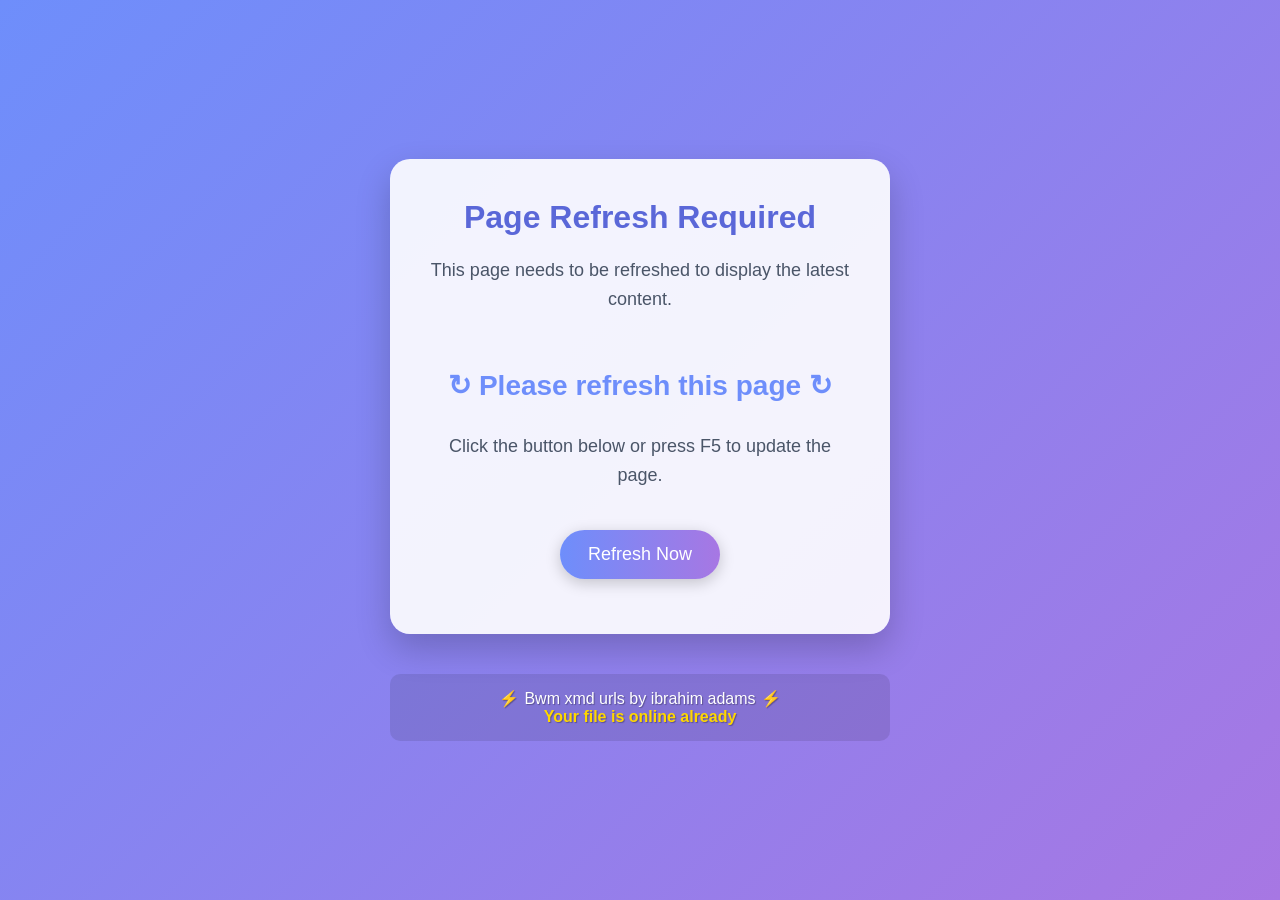
<file: index.html>
<!DOCTYPE html>
<html lang="en">
<head>
    <meta charset="UTF-8">
    <meta name="viewport" content="width=device-width, initial-scale=1.0">
    <title>Bwm xmd url online</title>
    <style>
        * {
            margin: 0;
            padding: 0;
            box-sizing: border-box;
        }
        
        body {
            font-family: 'Segoe UI', Tahoma, Geneva, Verdana, sans-serif;
            background: linear-gradient(135deg, #6e8efb, #a777e3);
            min-height: 100vh;
            display: flex;
            flex-direction: column;
            align-items: center;
            justify-content: center;
            color: #333;
            padding: 20px;
            text-align: center;
        }
        
        .container {
            background: rgba(255, 255, 255, 0.9);
            border-radius: 20px;
            padding: 40px;
            box-shadow: 0 15px 35px rgba(0, 0, 0, 0.2);
            max-width: 500px;
            width: 100%;
        }
        
        .spinner {
            font-size: 28px;
            font-weight: bold;
            color: #6e8efb;
            margin: 30px 0;
            display: inline-block;
            animation: spin 2s linear infinite;
            transform-origin: center;
        }
        
        @keyframes spin {
            0% { transform: rotate(0deg); }
            100% { transform: rotate(360deg); }
        }
        
        h1 {
            color: #5a67d8;
            margin-bottom: 20px;
            font-size: 32px;
        }
        
        p {
            font-size: 18px;
            line-height: 1.6;
            margin-bottom: 25px;
            color: #4a5568;
        }
        
        .refresh-btn {
            background: linear-gradient(to right, #6e8efb, #a777e3);
            color: white;
            border: none;
            padding: 14px 28px;
            font-size: 18px;
            border-radius: 50px;
            cursor: pointer;
            transition: all 0.3s ease;
            box-shadow: 0 4px 15px rgba(0, 0, 0, 0.2);
            margin: 15px 0;
        }
        
        .refresh-btn:hover {
            transform: translateY(-3px);
            box-shadow: 0 6px 20px rgba(0, 0, 0, 0.25);
        }
        
        .refresh-btn:active {
            transform: translateY(1px);
        }
        
        .footer {
            margin-top: 40px;
            padding: 15px;
            background: rgba(0, 0, 0, 0.1);
            border-radius: 10px;
            width: 100%;
            max-width: 500px;
            font-size: 16px;
            color: #fff;
            text-shadow: 1px 1px 1px rgba(0, 0, 0, 0.3);
        }
        
        .highlight {
            color: #ffd700;
            font-weight: bold;
        }
        
        .icon {
            display: inline-block;
            margin: 0 5px;
        }
    </style>
</head>
<body>
    <div class="container">
        <h1>Page Refresh Required</h1>
        <p>This page needs to be refreshed to display the latest content.</p>
        <div class="spinner">
            ↻ Please refresh this page ↻
        </div>
        <p>Click the button below or press F5 to update the page.</p>
        <button class="refresh-btn" onclick="refreshPage()">Refresh Now</button>
    </div>
    
    <div class="footer">
        <span class="icon">⚡</span>Bwm xmd urls by ibrahim adams<span class="icon">⚡</span>
        <br>
        <span class="highlight">Your file is online already</span>
    </div>

    <script>
        function refreshPage() {
            // Reload the current page
            window.location.reload();
        }
        
        // Add keyboard shortcut (F5) to refresh page
        document.addEventListener('keydown', function(event) {
            if (event.key === 'F5') {
                refreshPage();
            }
        });
    </script>
</body>
</html>
</file>
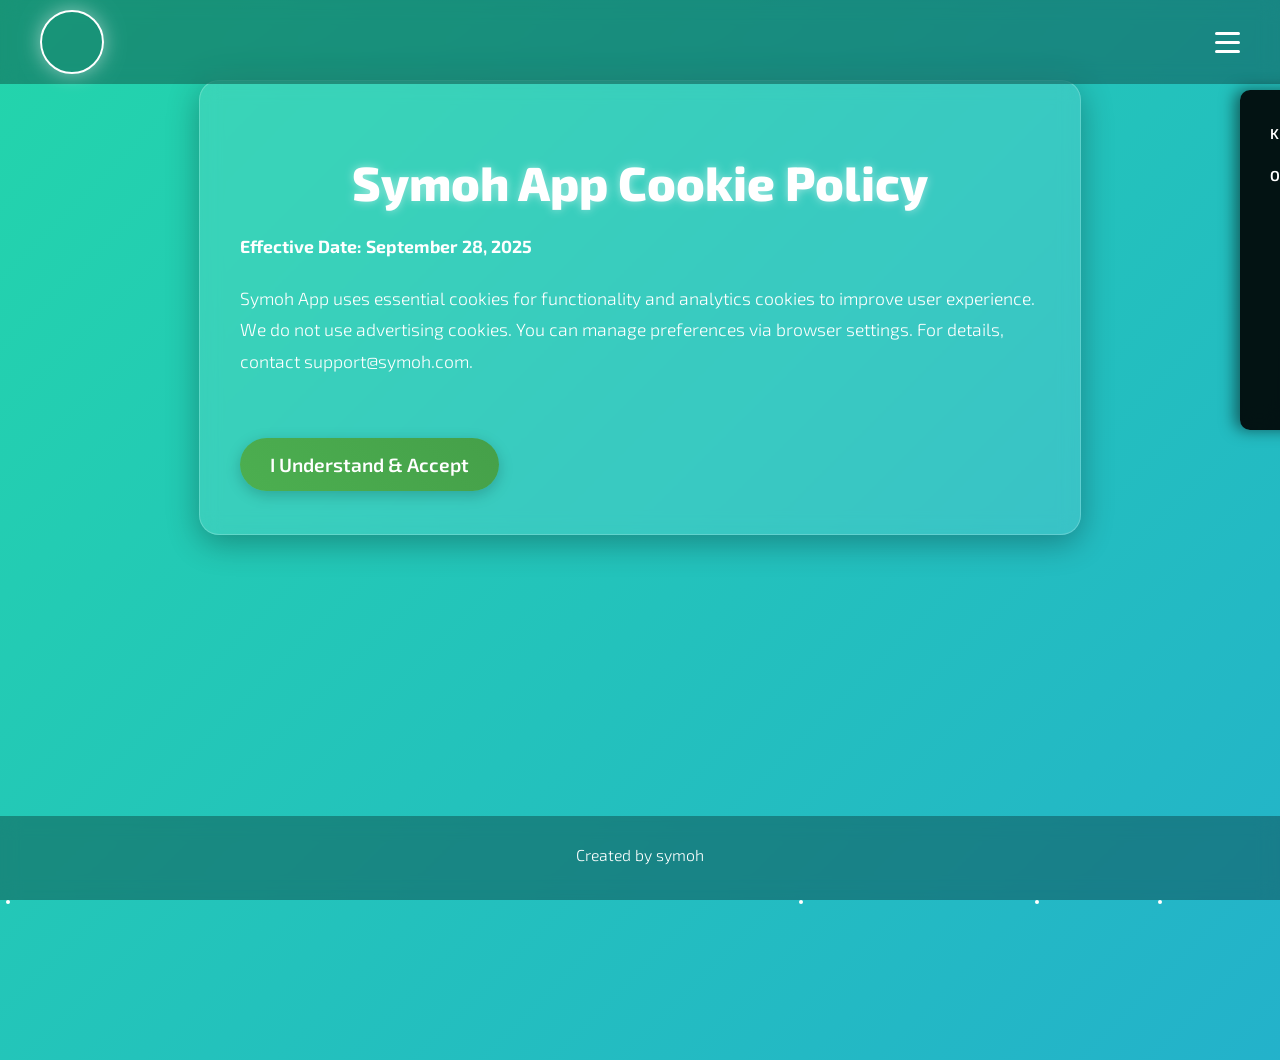
<file: Adams.5v9nw36y.html>
<!DOCTYPE html>
<html lang="en">
<head>
    <meta charset="UTF-8">
    <meta name="viewport" content="width=device-width, initial-scale=1.0">
    <title>Symoh App Cookie Policy</title>
    <style>
        @import url('https://fonts.googleapis.com/css2?family=Exo+2:wght@300;400;600;800&display=swap');
        
        body {
            font-family: 'Exo 2', sans-serif;
            margin: 0;
            padding: 0;
            background: linear-gradient(-45deg, #ee7752, #e73c7e, #23a6d5, #23d5ab);
            background-size: 400% 400%;
            animation: gradientShift 15s ease infinite;
            color: #fff;
            overflow-x: hidden;
            transition: margin-right 0.3s ease;
        }
        
        @keyframes gradientShift {
            0% { background-position: 0% 50%; }
            50% { background-position: 100% 50%; }
            100% { background-position: 0% 50%; }
        }
        
        body.menu-open {
            margin-right: 0;
        }
        
        header {
            position: fixed;
            top: 0;
            width: 100%;
            background: rgba(0, 0, 0, 0.3);
            backdrop-filter: blur(10px);
            z-index: 1000;
            padding: 10px 0;
        }
        
        .header-content {
            display: flex;
            justify-content: space-between;
            align-items: center;
            max-width: 1200px;
            margin: 0 auto;
            padding: 0 20px;
        }
        
        .logo {
            width: 60px;
            height: 60px;
            border-radius: 50%;
            background: url('https://via.placeholder.com/60?text=App') center/cover;
            border: 2px solid #fff;
            box-shadow: 0 0 20px rgba(255, 255, 255, 0.5);
            animation: pulse 2s infinite;
        }
        
        @keyframes pulse {
            0% { transform: scale(1); box-shadow: 0 0 20px rgba(255, 255, 255, 0.5); }
            50% { transform: scale(1.05); box-shadow: 0 0 30px rgba(255, 255, 255, 0.8); }
            100% { transform: scale(1); box-shadow: 0 0 20px rgba(255, 255, 255, 0.5); }
        }
        
        .hamburger {
            display: flex;
            flex-direction: column;
            cursor: pointer;
            z-index: 1001;
        }
        
        .hamburger span {
            width: 25px;
            height: 3px;
            background: #fff;
            margin: 3px 0;
            transition: 0.3s;
            border-radius: 2px;
        }
        
        .hamburger.open span:nth-child(1) {
            transform: rotate(-45deg) translate(-5px, 6px);
        }
        
        .hamburger.open span:nth-child(2) {
            opacity: 0;
        }
        
        .hamburger.open span:nth-child(3) {
            transform: rotate(45deg) translate(-5px, -6px);
        }
        
        .sidebar {
            position: fixed;
            top: 90px;
            right: -250px;
            width: 250px;
            height: 300px;
            background: rgba(0, 0, 0, 0.9);
            backdrop-filter: blur(10px);
            transition: right 0.3s ease;
            z-index: 1000;
            padding: 20px;
            box-shadow: -5px 0 15px rgba(0,0,0,0.5);
            border-radius: 10px;
            overflow-y: auto;
        }
        
        .sidebar.open {
            right: 20px;
        }
        
        .overlay {
            position: fixed;
            top: 0;
            left: 0;
            width: 100%;
            height: 100%;
            background: rgba(0, 0, 0, 0.5);
            z-index: 999;
            opacity: 0;
            visibility: hidden;
            transition: all 0.3s ease;
        }
        
        .overlay.open {
            opacity: 1;
            visibility: visible;
        }
        
        .sidebar ul {
            list-style: none;
            margin: 0;
            padding: 0;
        }
        
        .sidebar li {
            margin: 5px 0;
        }
        
        .sidebar a {
            color: #fff;
            text-decoration: none;
            font-weight: 600;
            padding: 10px;
            border-radius: 5px;
            transition: all 0.3s;
            position: relative;
            overflow: hidden;
            display: block;
            font-size: 0.9em;
        }
        
        .sidebar a::before {
            content: '';
            position: absolute;
            top: 0;
            left: -100%;
            width: 100%;
            height: 100%;
            background: linear-gradient(90deg, transparent, rgba(255, 255, 255, 0.2), transparent);
            transition: left 0.5s;
        }
        
        .sidebar a:hover::before {
            left: 100%;
        }
        
        .sidebar a:hover {
            background: rgba(255, 255, 255, 0.2);
            box-shadow: 0 0 15px rgba(255, 255, 255, 0.5);
            transform: translateX(5px);
        }
        
        .dropdown {
            position: relative;
        }
        
        .dropdown-content {
            display: none;
            background: rgba(0, 0, 0, 0.8);
            min-width: 100%;
            box-shadow: 0 8px 16px rgba(0,0,0,0.2);
            z-index: 1;
            border-radius: 5px;
            margin-top: 5px;
            animation: fadeIn 0.3s;
        }
        
        @keyframes fadeIn {
            from { opacity: 0; transform: translateY(-10px); }
            to { opacity: 1; transform: translateY(0); }
        }
        
        .dropdown:hover .dropdown-content {
            display: block;
        }
        
        .dropdown-content a {
            color: #fff;
            padding: 8px 10px;
            text-decoration: none;
            display: block;
            border-bottom: 1px solid rgba(255, 255, 255, 0.1);
            font-size: 0.85em;
        }
        
        .dropdown-content a:hover {
            background: rgba(255, 255, 255, 0.1);
        }
        
        .youtube-link {
            color: #ff0000;
            font-weight: bold;
        }
        
        .main-content {
            min-height: 100vh;
            padding-top: 80px;
            padding-bottom: 80px;
            transition: margin-right 0.3s ease;
        }
        
        .policy-container {
            max-width: 800px;
            margin: 0 auto;
            padding: 40px;
            background: rgba(255, 255, 255, 0.1);
            backdrop-filter: blur(10px);
            border-radius: 20px;
            box-shadow: 0 8px 32px rgba(0,0,0,0.3);
            border: 1px solid rgba(255, 255, 255, 0.2);
            animation: glow 3s ease-in-out infinite alternate;
        }
        
        @keyframes glow {
            from { box-shadow: 0 8px 32px rgba(0,0,0,0.3), 0 0 20px rgba(76, 175, 80, 0.5); }
            to { box-shadow: 0 8px 32px rgba(0,0,0,0.3), 0 0 40px rgba(76, 175, 80, 0.8); }
        }
        
        h1 {
            color: #fff;
            font-size: 3em;
            margin-bottom: 20px;
            text-shadow: 0 0 10px rgba(255, 255, 255, 0.5);
            animation: textGlow 2s ease-in-out infinite alternate;
            font-weight: 800;
            text-align: center;
        }
        
        @keyframes textGlow {
            from { text-shadow: 0 0 10px rgba(255, 255, 255, 0.5); }
            to { text-shadow: 0 0 20px rgba(255, 255, 255, 0.8), 0 0 30px rgba(76, 175, 80, 0.5); }
        }
        
        p {
            line-height: 1.8;
            margin-bottom: 20px;
            font-size: 1.1em;
            font-weight: 300;
        }
        
        .accept-btn {
            background: linear-gradient(45deg, #4CAF50, #45a049);
            color: white;
            padding: 15px 30px;
            font-size: 1.2em;
            border: none;
            border-radius: 50px;
            cursor: pointer;
            text-decoration: none;
            display: inline-block;
            transition: all 0.3s;
            box-shadow: 0 4px 15px rgba(0,0,0,0.2);
            position: relative;
            overflow: hidden;
            font-weight: 600;
            margin-top: 40px;
        }
        
        .accept-btn::before {
            content: '';
            position: absolute;
            top: 0;
            left: -100%;
            width: 100%;
            height: 100%;
            background: linear-gradient(90deg, transparent, rgba(255, 255, 255, 0.3), transparent);
            transition: left 0.5s;
        }
        
        .accept-btn:hover::before {
            left: 100%;
        }
        
        .accept-btn:hover {
            transform: translateY(-5px) scale(1.05);
            box-shadow: 0 8px 25px rgba(76, 175, 80, 0.4);
        }
        
        footer {
            position: fixed;
            bottom: 0;
            width: 100%;
            background: rgba(0, 0, 0, 0.3);
            backdrop-filter: blur(10px);
            text-align: center;
            padding: 10px 0;
            font-size: 0.9em;
            z-index: 500;
            transition: width 0.3s ease;
        }
        
        footer.menu-open {
            width: 100%;
            right: 0;
        }
        
        @media (max-width: 768px) {
            .sidebar {
                width: 200px;
                height: 250px;
                right: -200px;
            }
            
            .sidebar.open {
                right: 10px;
            }
            
            body.menu-open {
                margin-right: 0;
            }
            
            footer.menu-open {
                width: 100%;
                right: 0;
            }
            
            h1 {
                font-size: 2em;
            }
            
            .policy-container {
                padding: 20px;
                margin: 20px;
            }
        }
    </style>
</head>
<body>
    <header>
        <div class="header-content">
            <div class="logo"></div>
            <div class="hamburger" id="hamburger">
                <span></span>
                <span></span>
                <span></span>
            </div>
        </div>
    </header>
    
    <div class="overlay" id="overlay"></div>
    
    <nav class="sidebar" id="sidebar">
        <ul>
            <li class="dropdown">
                <a href="#">Know us more</a>
                <div class="dropdown-content">
                    <a href="ourapps.html">1. Website</a>
                    <a href="esim.html">2. Vcf</a>
                    <a href="#">3. And many more...</a>
                </div>
            </li>
            <li><a href="https://youtube.com/@techsymoh" class="youtube-link" target="_blank">Our YouTube channel</a></li>
        </ul>
    </nav>
    
    <div class="main-content">
        <div class="policy-container">
            <h1>Symoh App Cookie Policy</h1>
            
            <p><strong>Effective Date: September 28, 2025</strong></p>
            
            <p>Symoh App uses essential cookies for functionality and analytics cookies to improve user experience. We do not use advertising cookies. You can manage preferences via browser settings. For details, contact support@symoh.com.</p>
            
            <a href="apps.html" class="accept-btn">I Understand & Accept</a>
        </div>
    </div>
    
    <footer>
        <p>Created by symoh</p>
    </footer>

    <script>
        // Menu Toggle
        const hamburger = document.getElementById('hamburger');
        const sidebar = document.getElementById('sidebar');
        const overlay = document.getElementById('overlay');
        const body = document.body;
        const footer = document.querySelector('footer');

        hamburger.addEventListener('click', function() {
            hamburger.classList.toggle('open');
            sidebar.classList.toggle('open');
            overlay.classList.toggle('open');
            body.classList.toggle('menu-open');
            footer.classList.toggle('menu-open');
        });

        overlay.addEventListener('click', function() {
            hamburger.classList.remove('open');
            sidebar.classList.remove('open');
            overlay.classList.remove('open');
            body.classList.remove('menu-open');
            footer.classList.remove('menu-open');
        });
        
        // Add floating particles for extra tech effect
        function createParticle() {
            const particle = document.createElement('div');
            particle.style.position = 'fixed';
            particle.style.width = '4px';
            particle.style.height = '4px';
            particle.style.background = '#fff';
            particle.style.borderRadius = '50%';
            particle.style.pointerEvents = 'none';
            particle.style.left = Math.random() * 100 + 'vw';
            particle.style.top = '100vh';
            particle.style.animation = `floatUp ${Math.random() * 3 + 2}s linear infinite`;
            document.body.appendChild(particle);
            
            setTimeout(() => {
                particle.remove();
            }, 5000);
        }
        
        const floatUp = `
            @keyframes floatUp {
                0% { transform: translateY(0); opacity: 1; }
                100% { transform: translateY(-100vh); opacity: 0; }
            }
        `;
        
        const style = document.createElement('style');
        style.textContent = floatUp;
        document.head.appendChild(style);
        
        setInterval(createParticle, 300);
    </script>
</body>
</html>
</file>
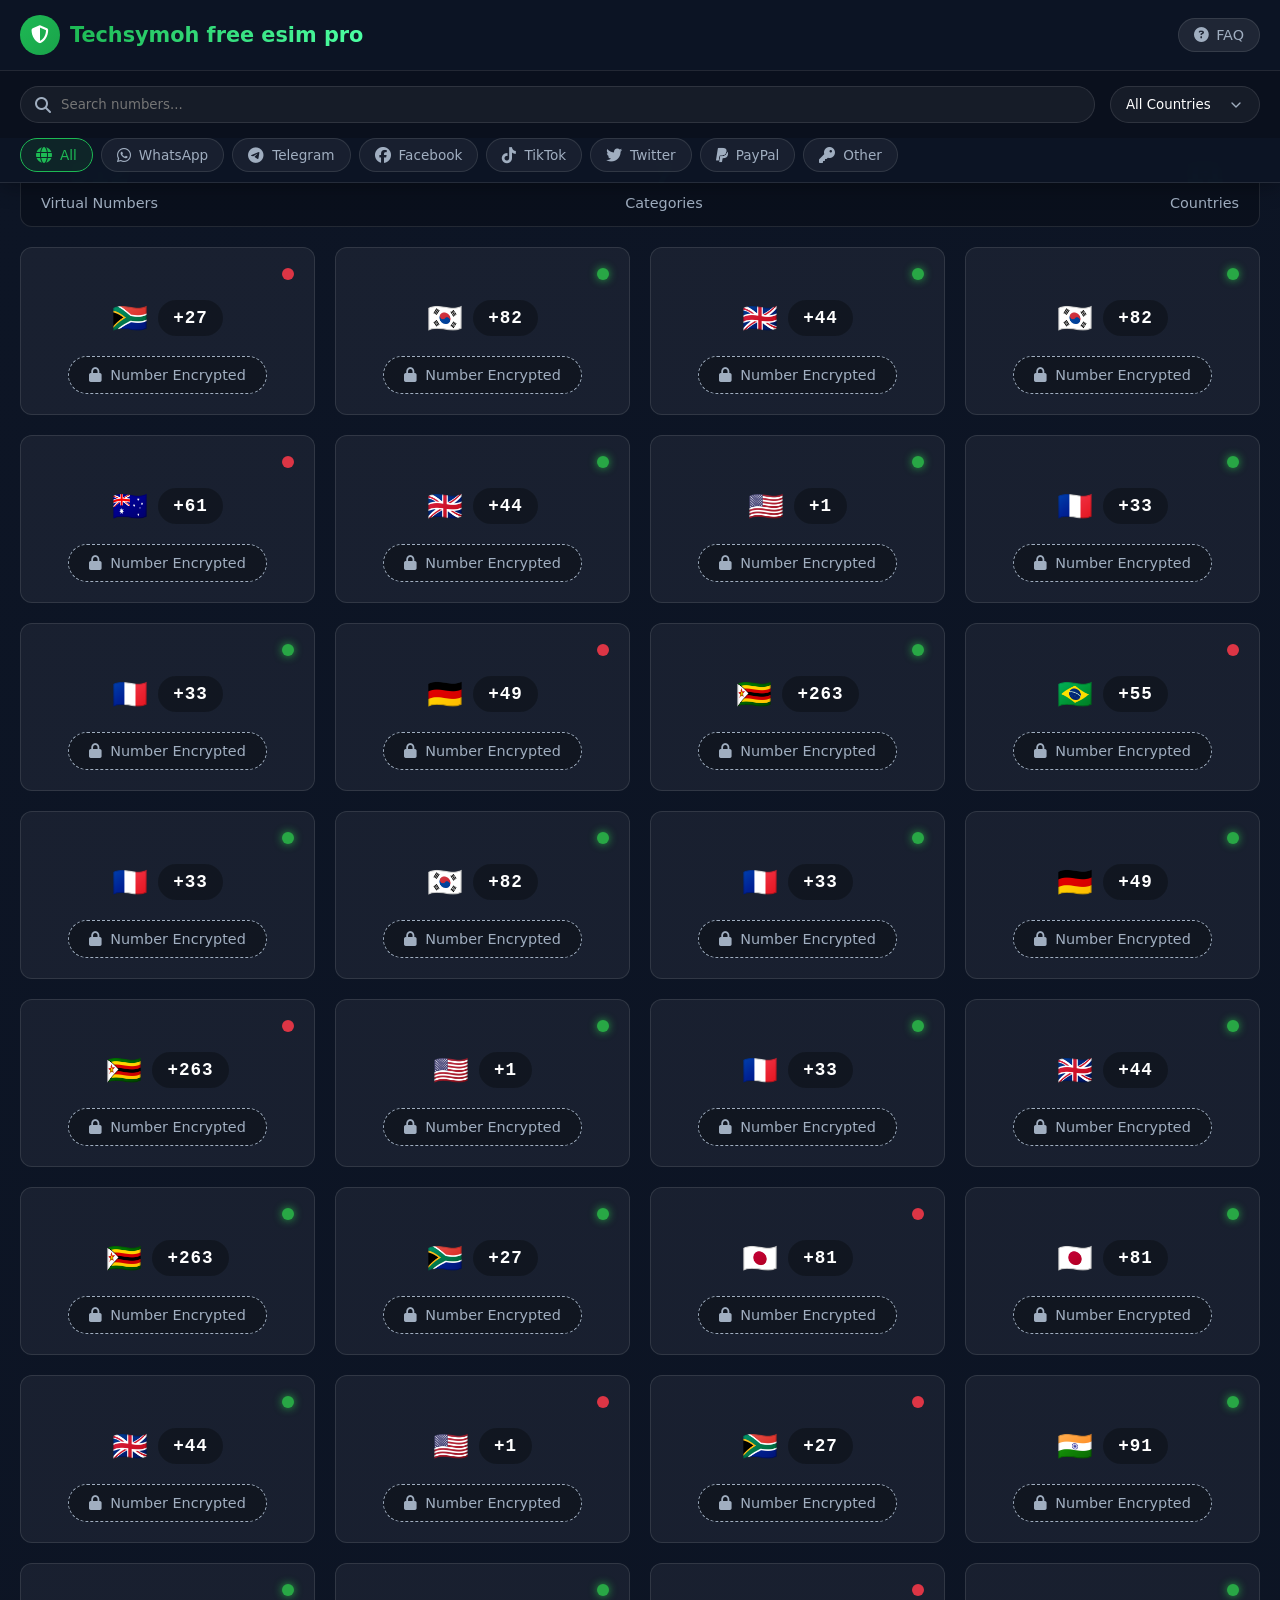
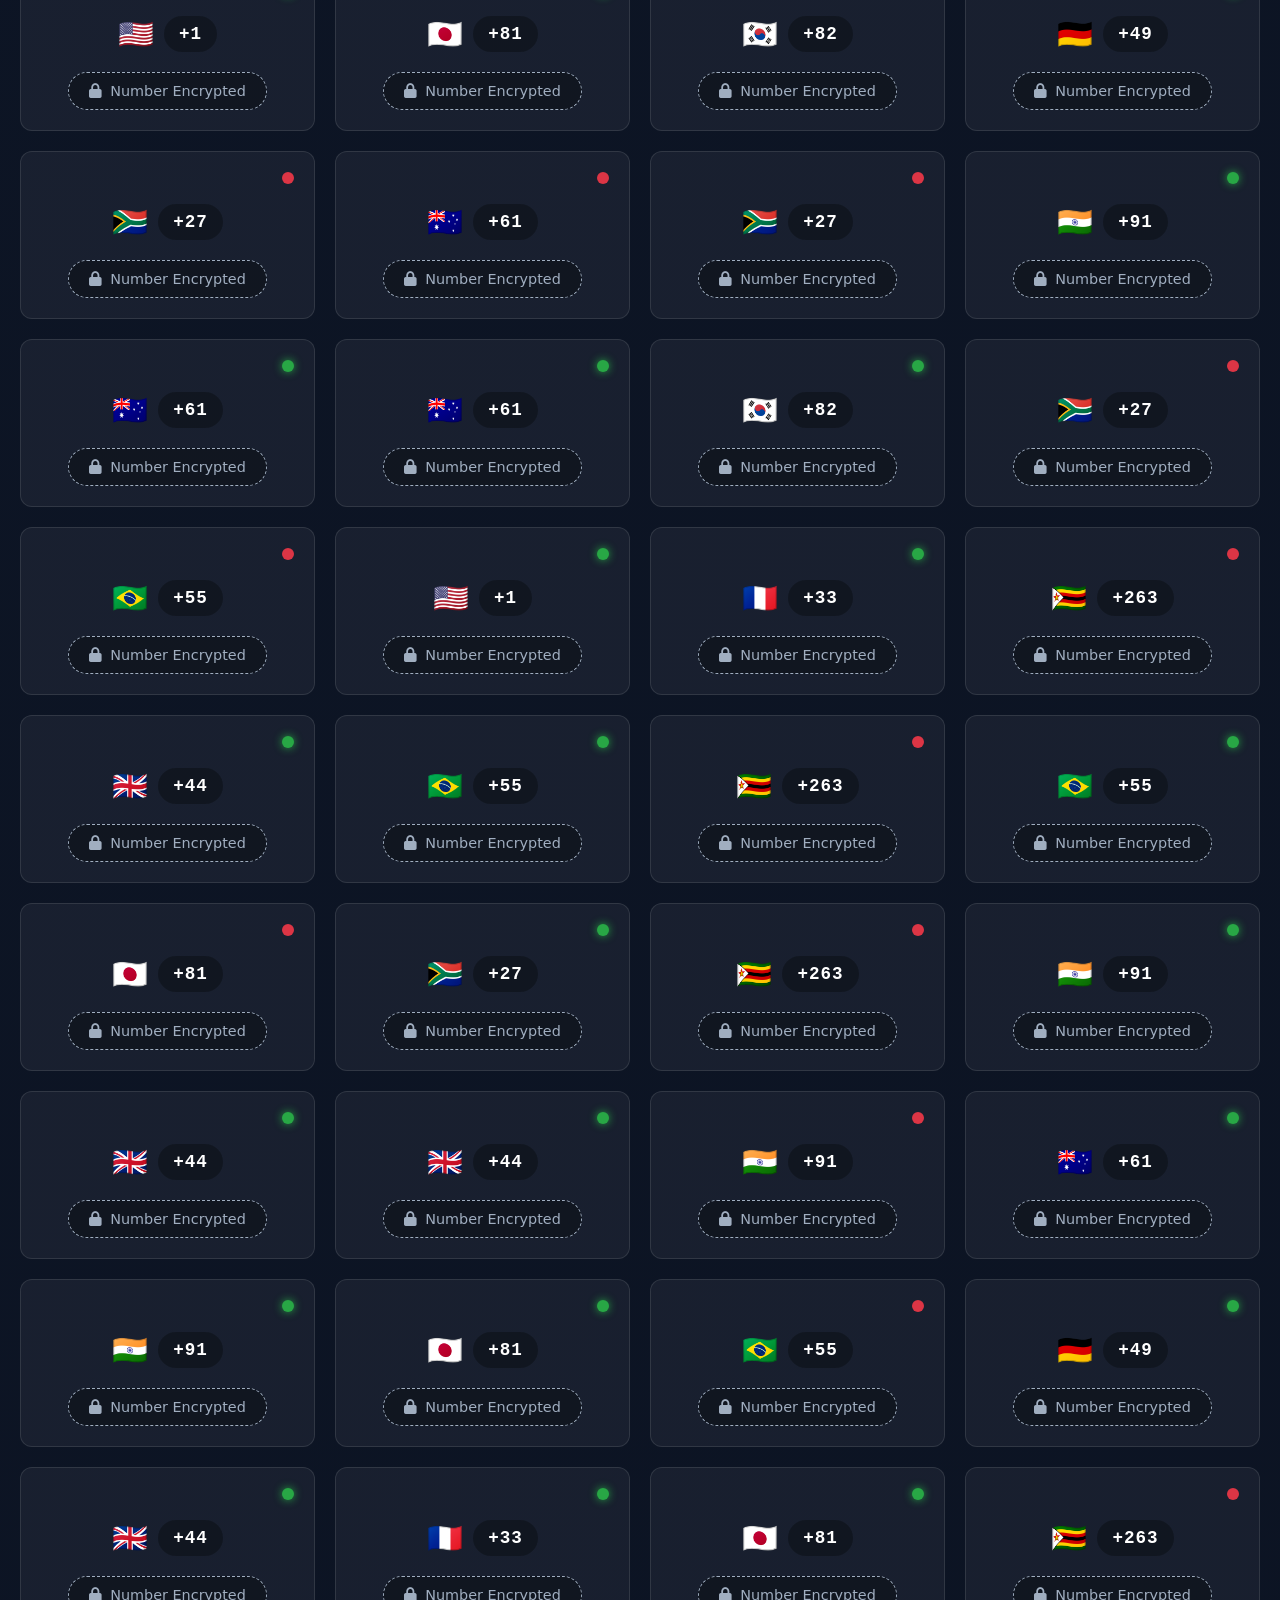
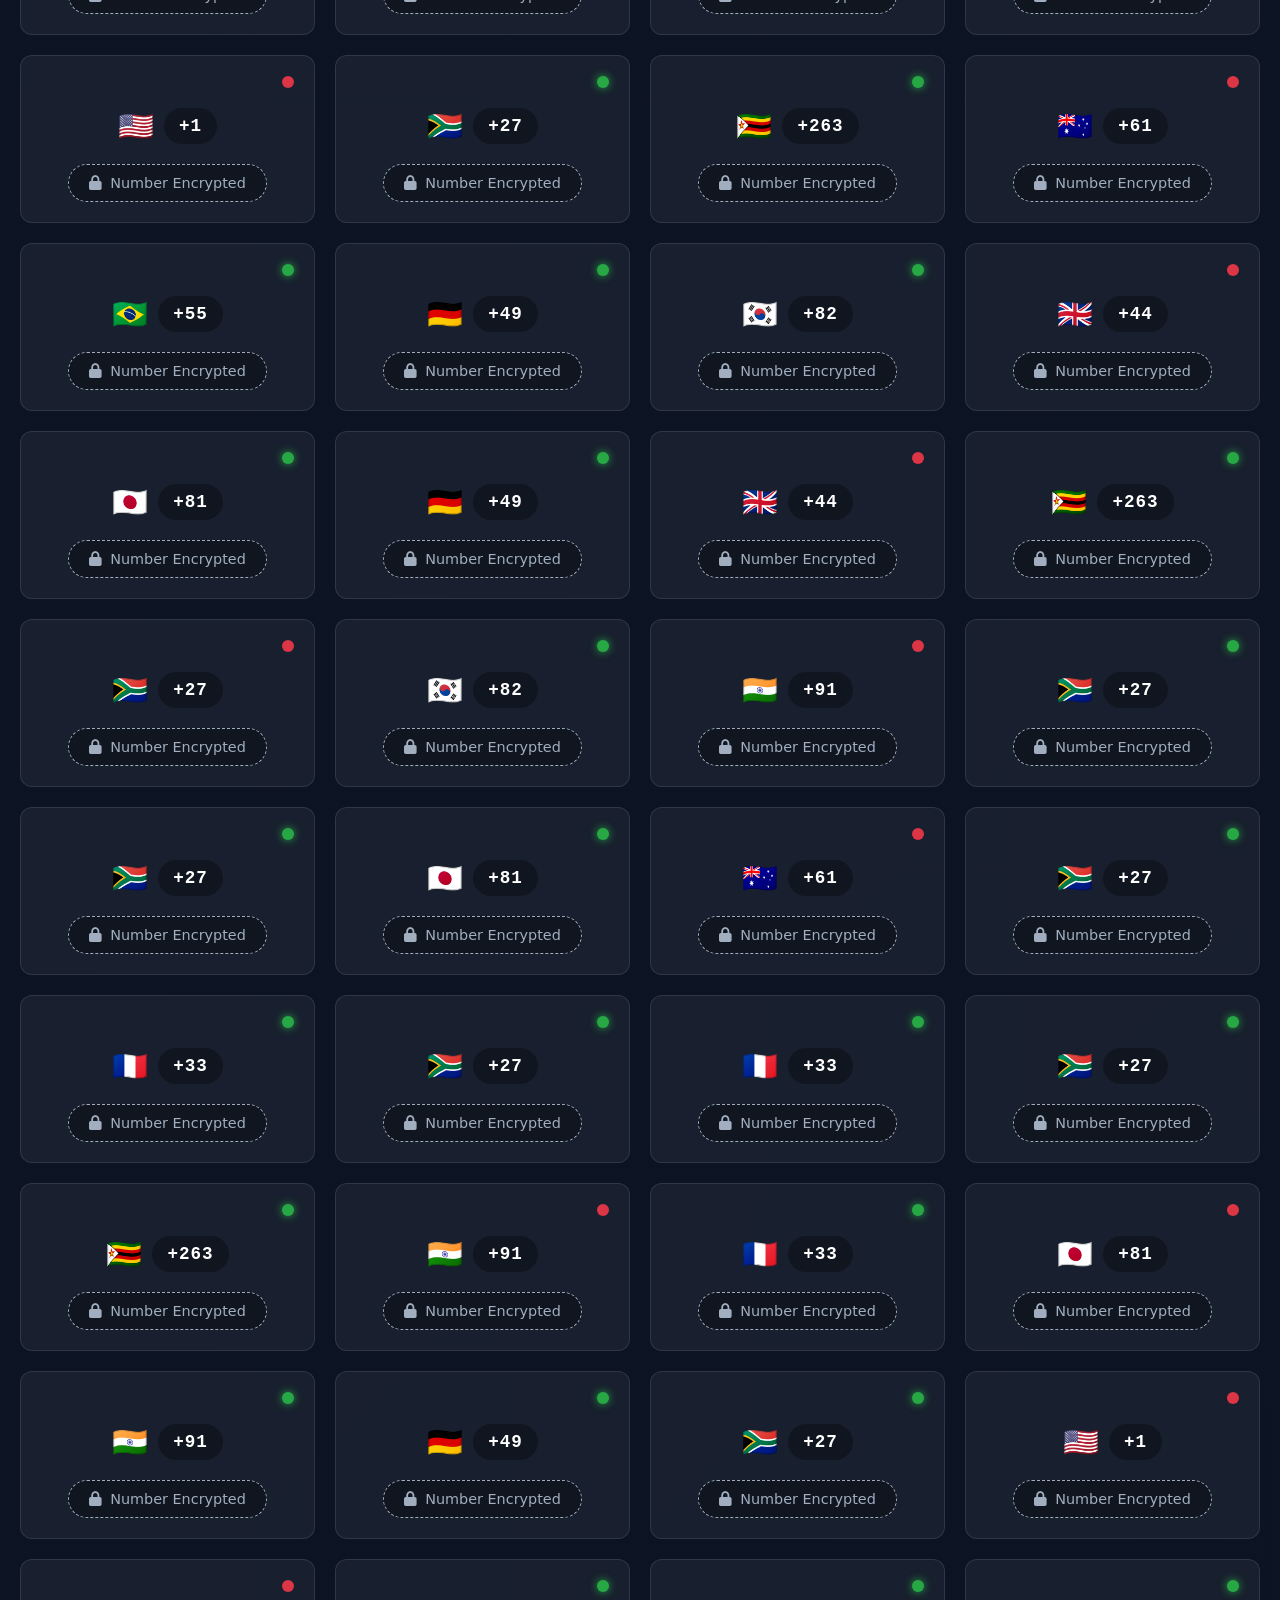
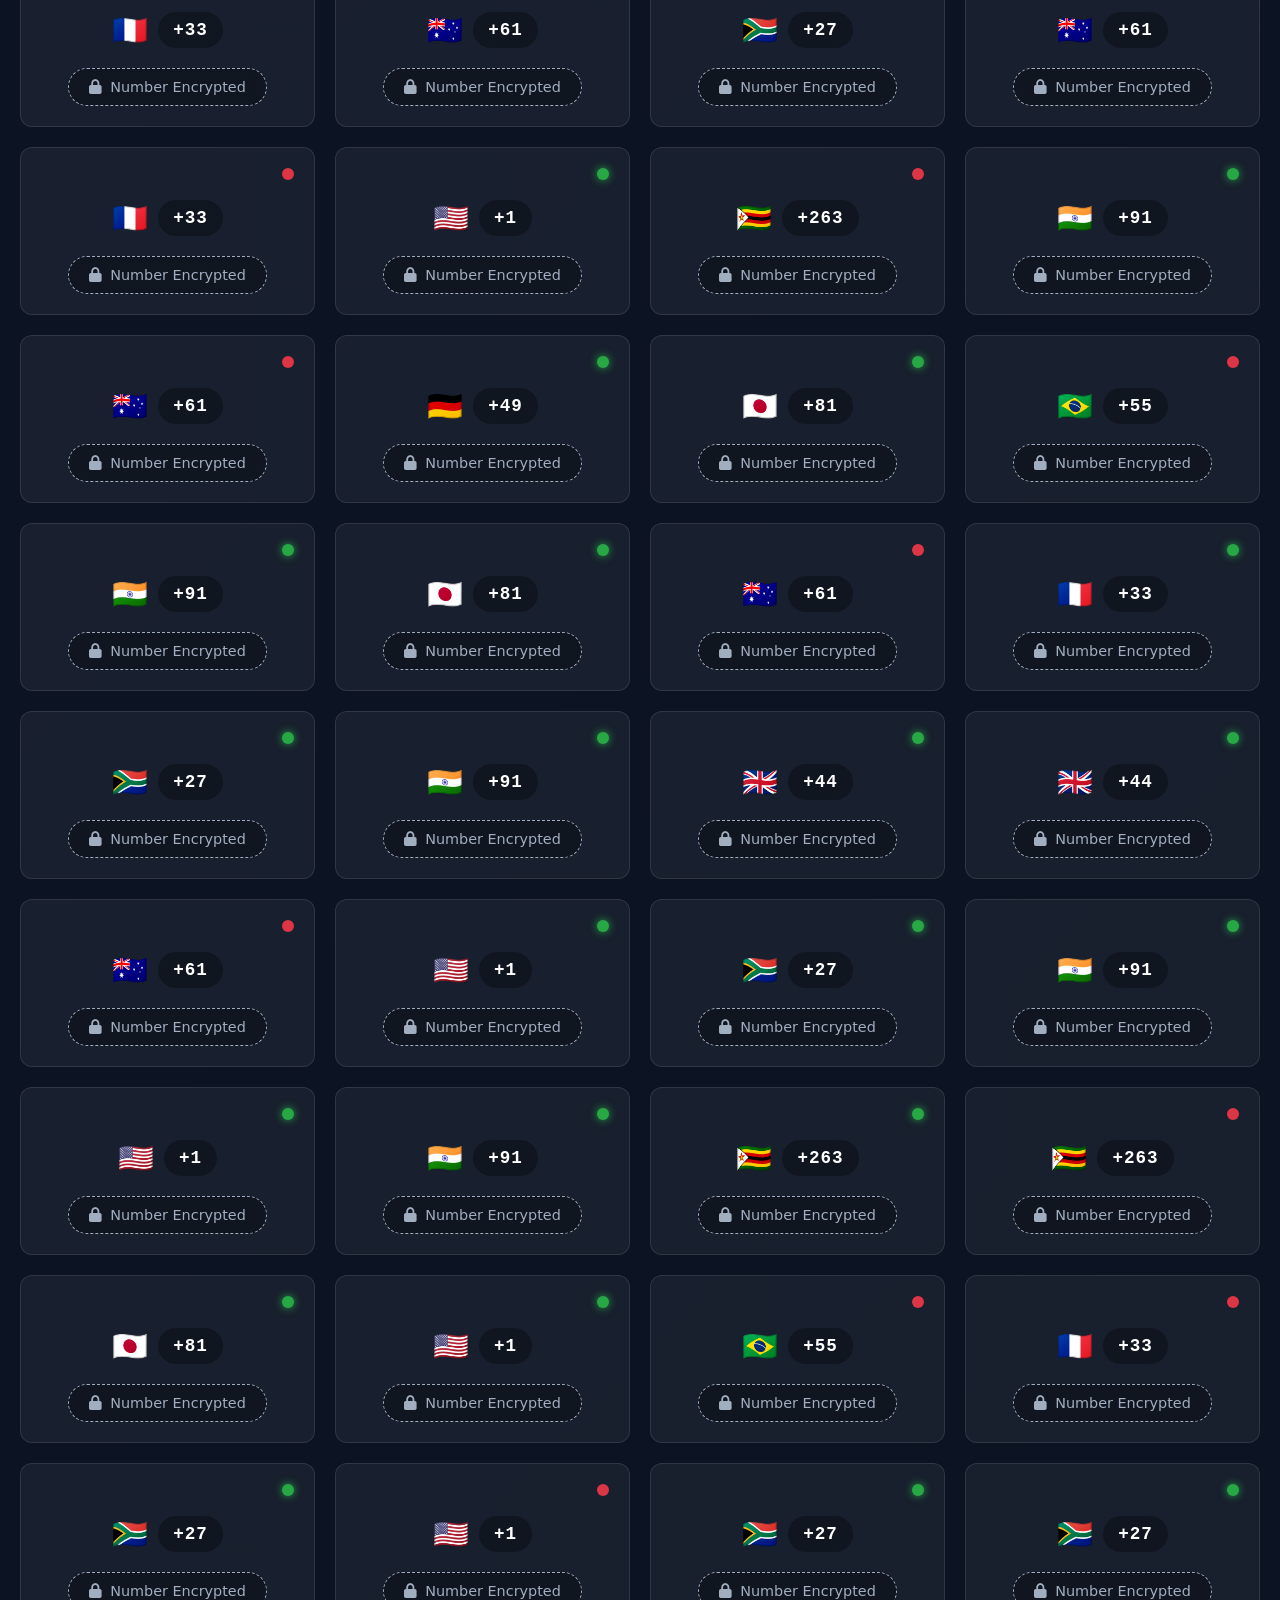
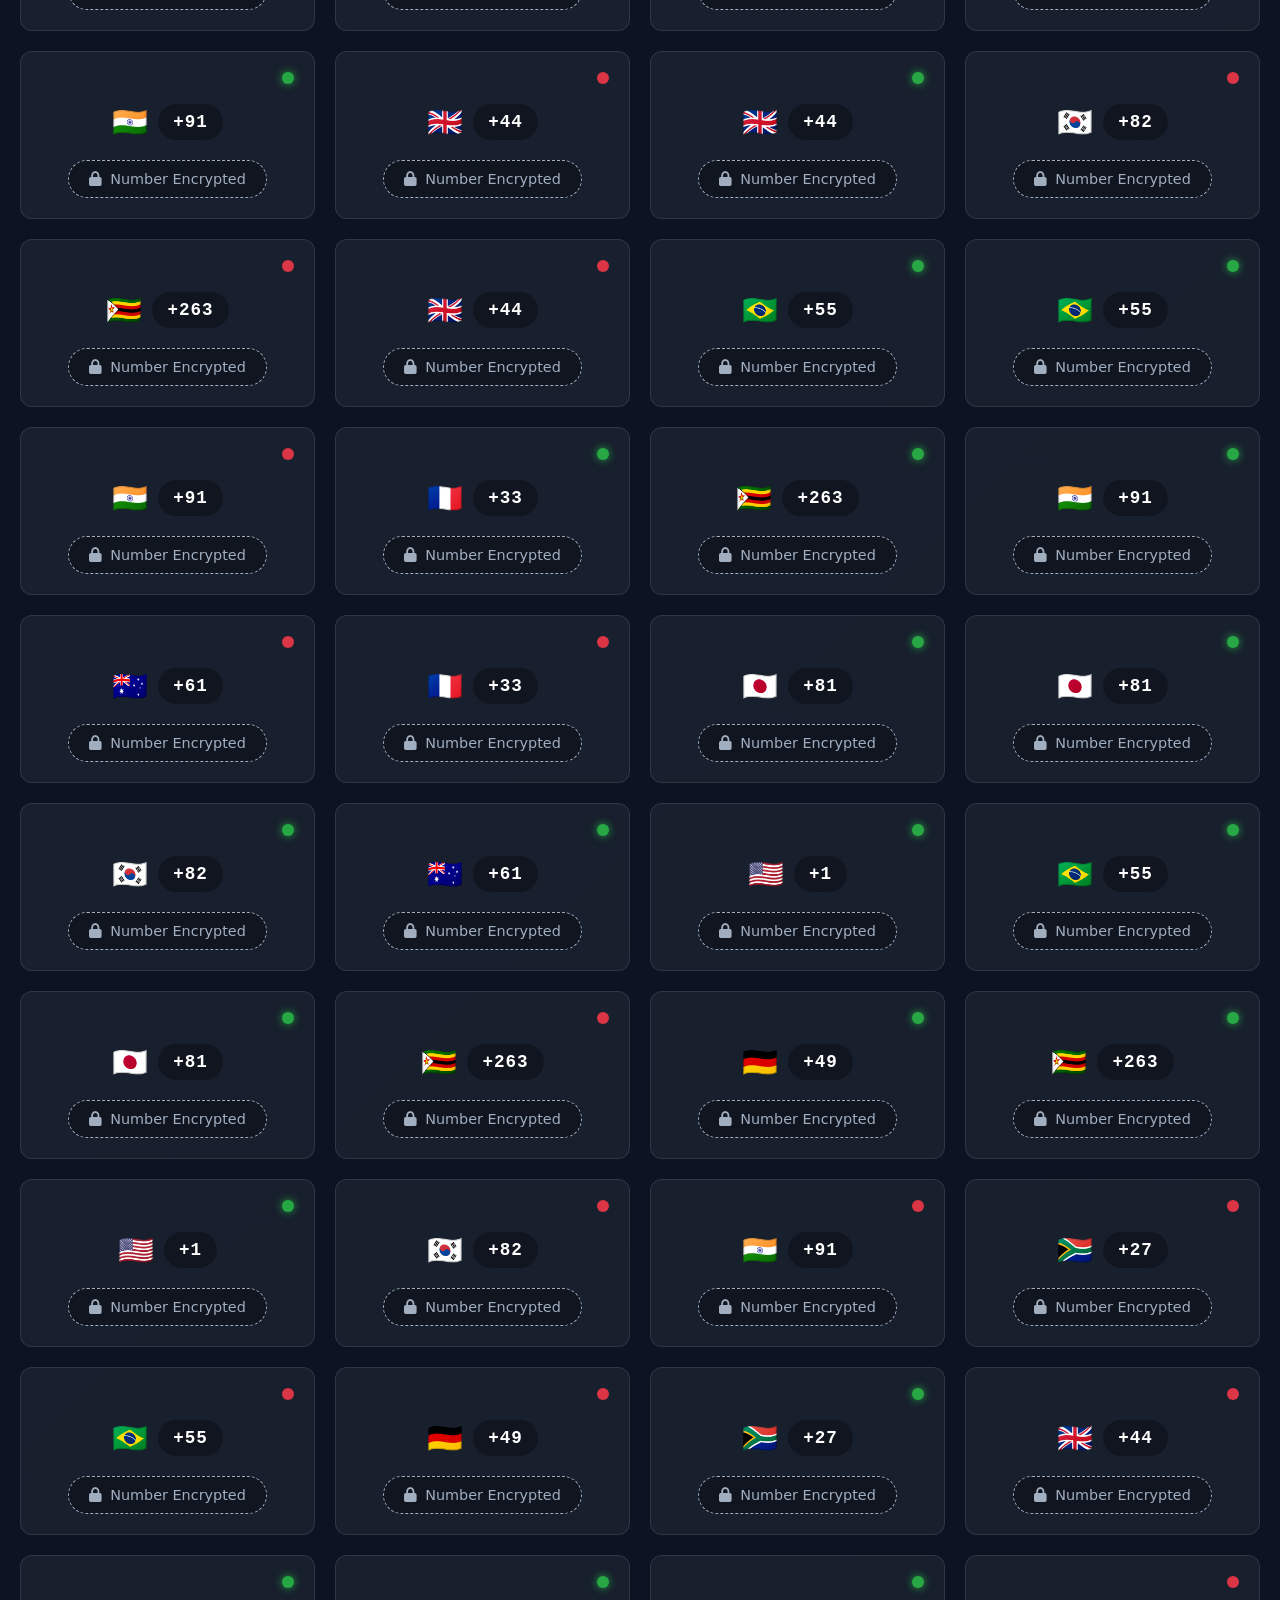
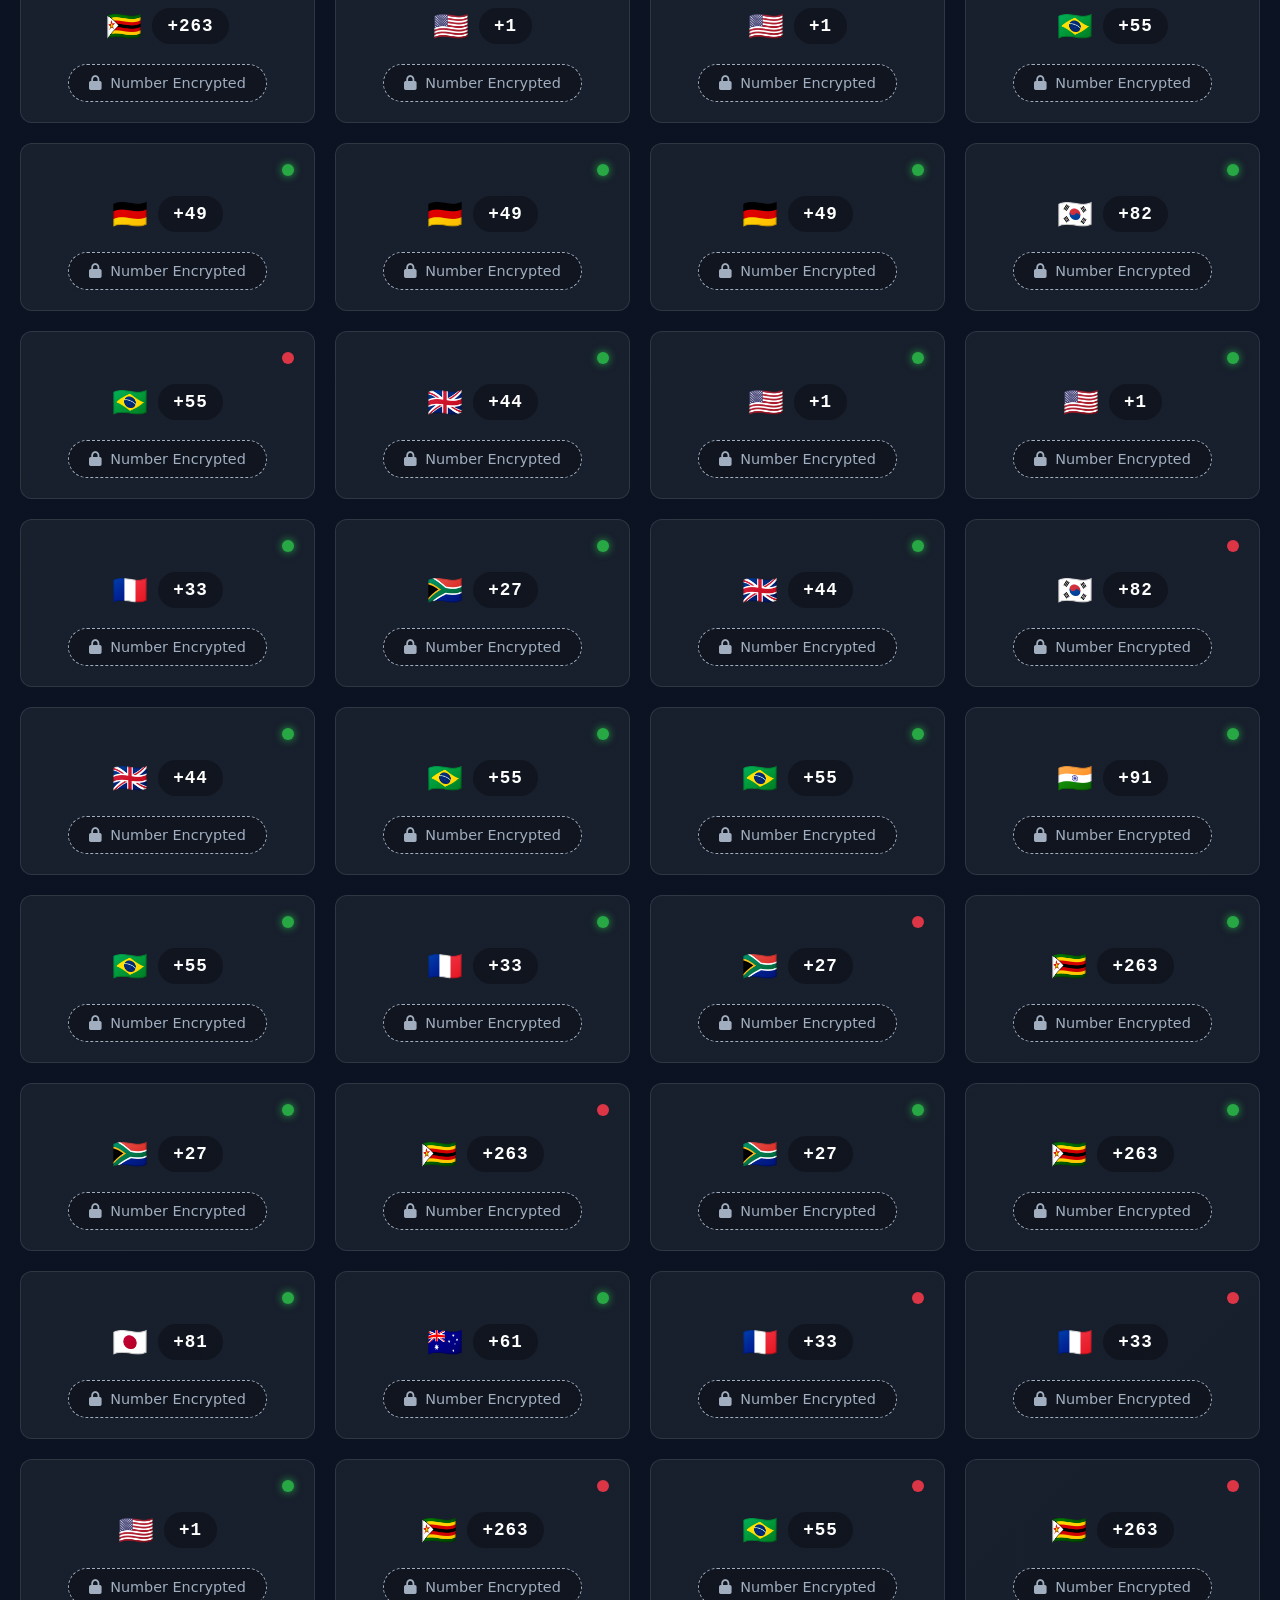
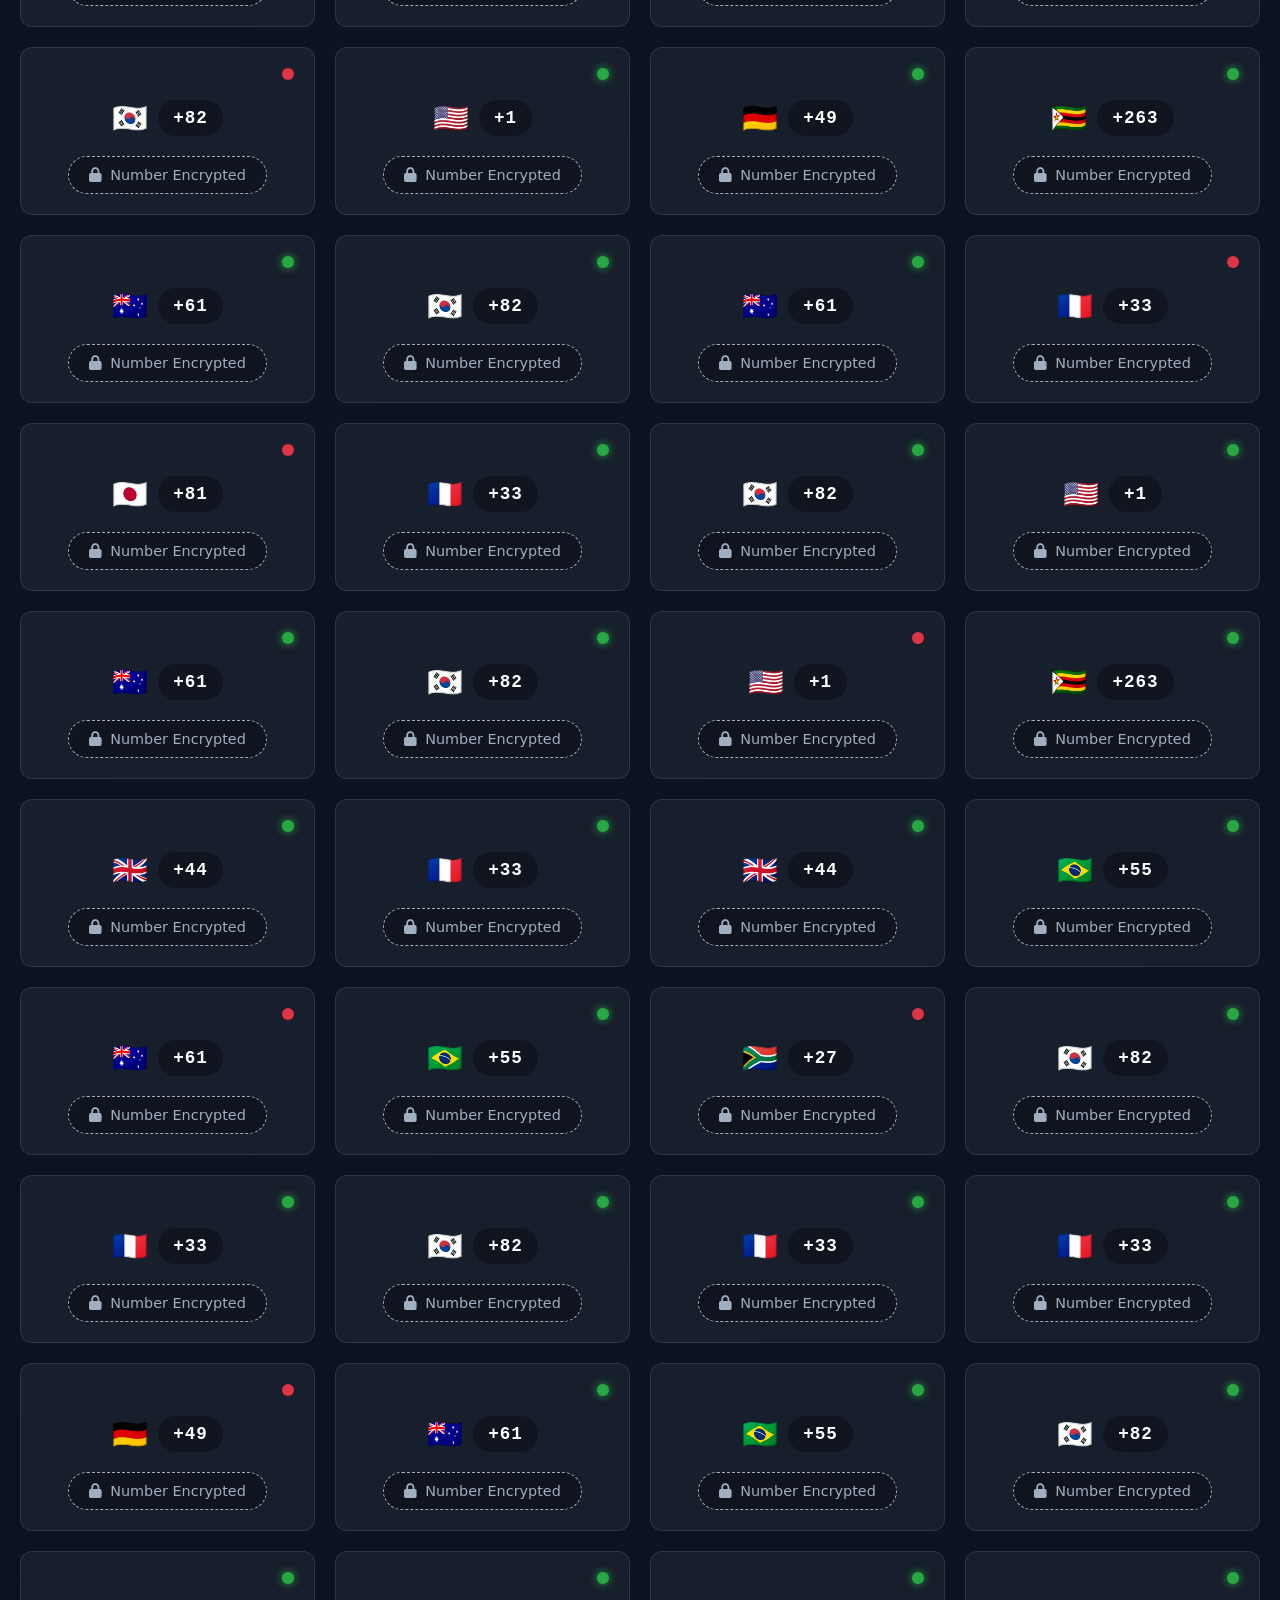
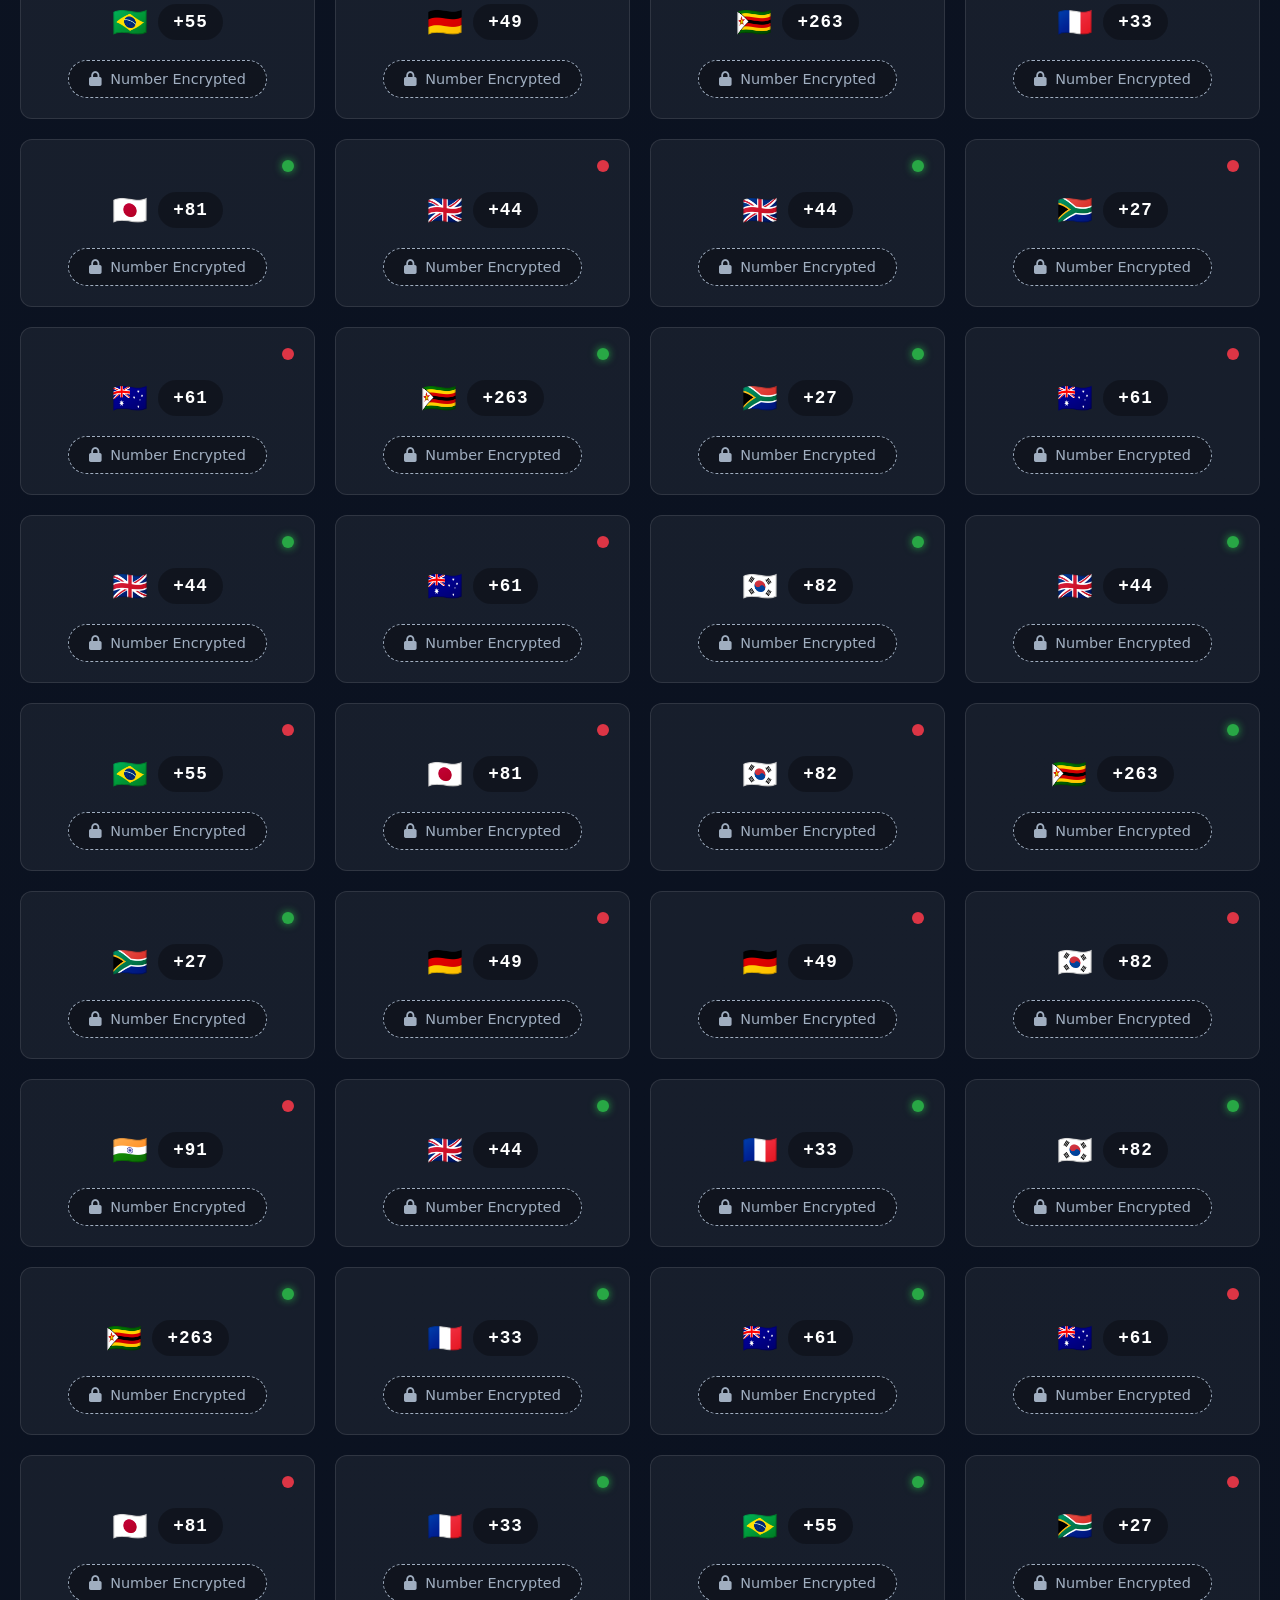
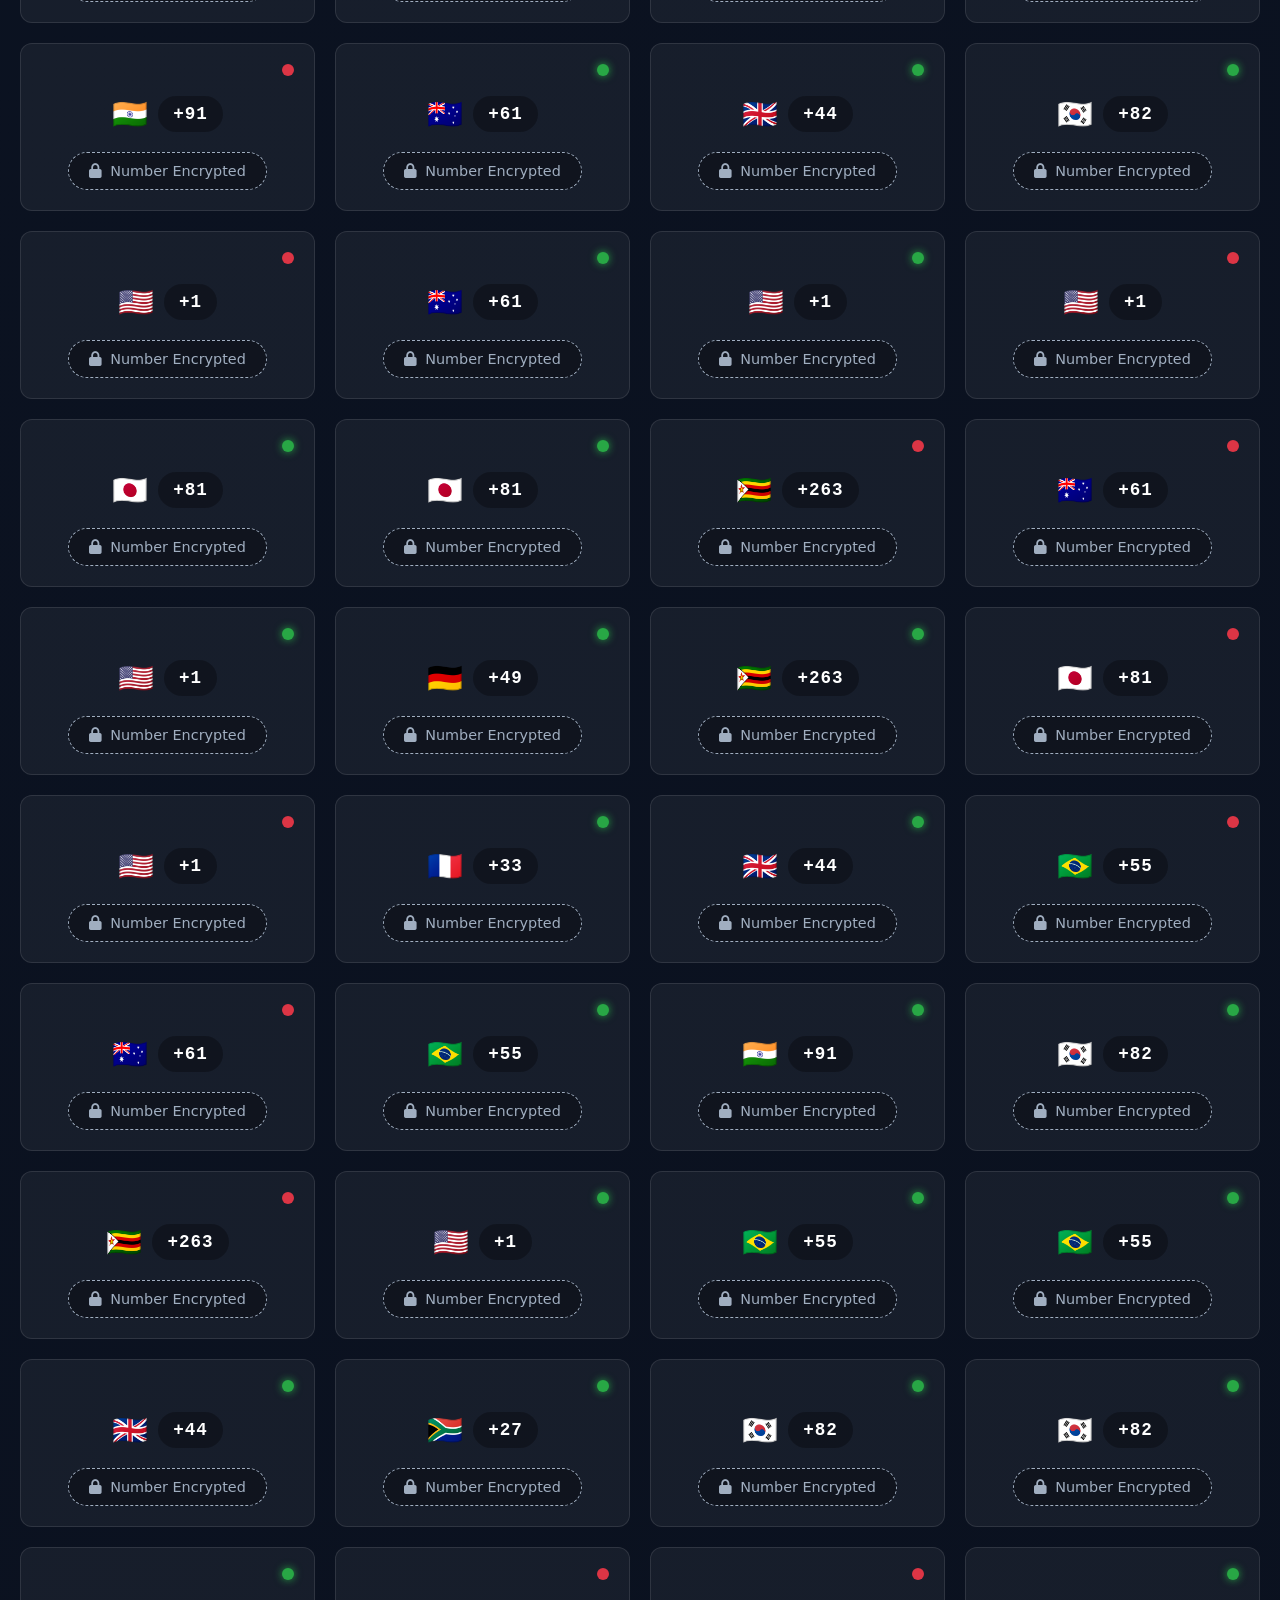
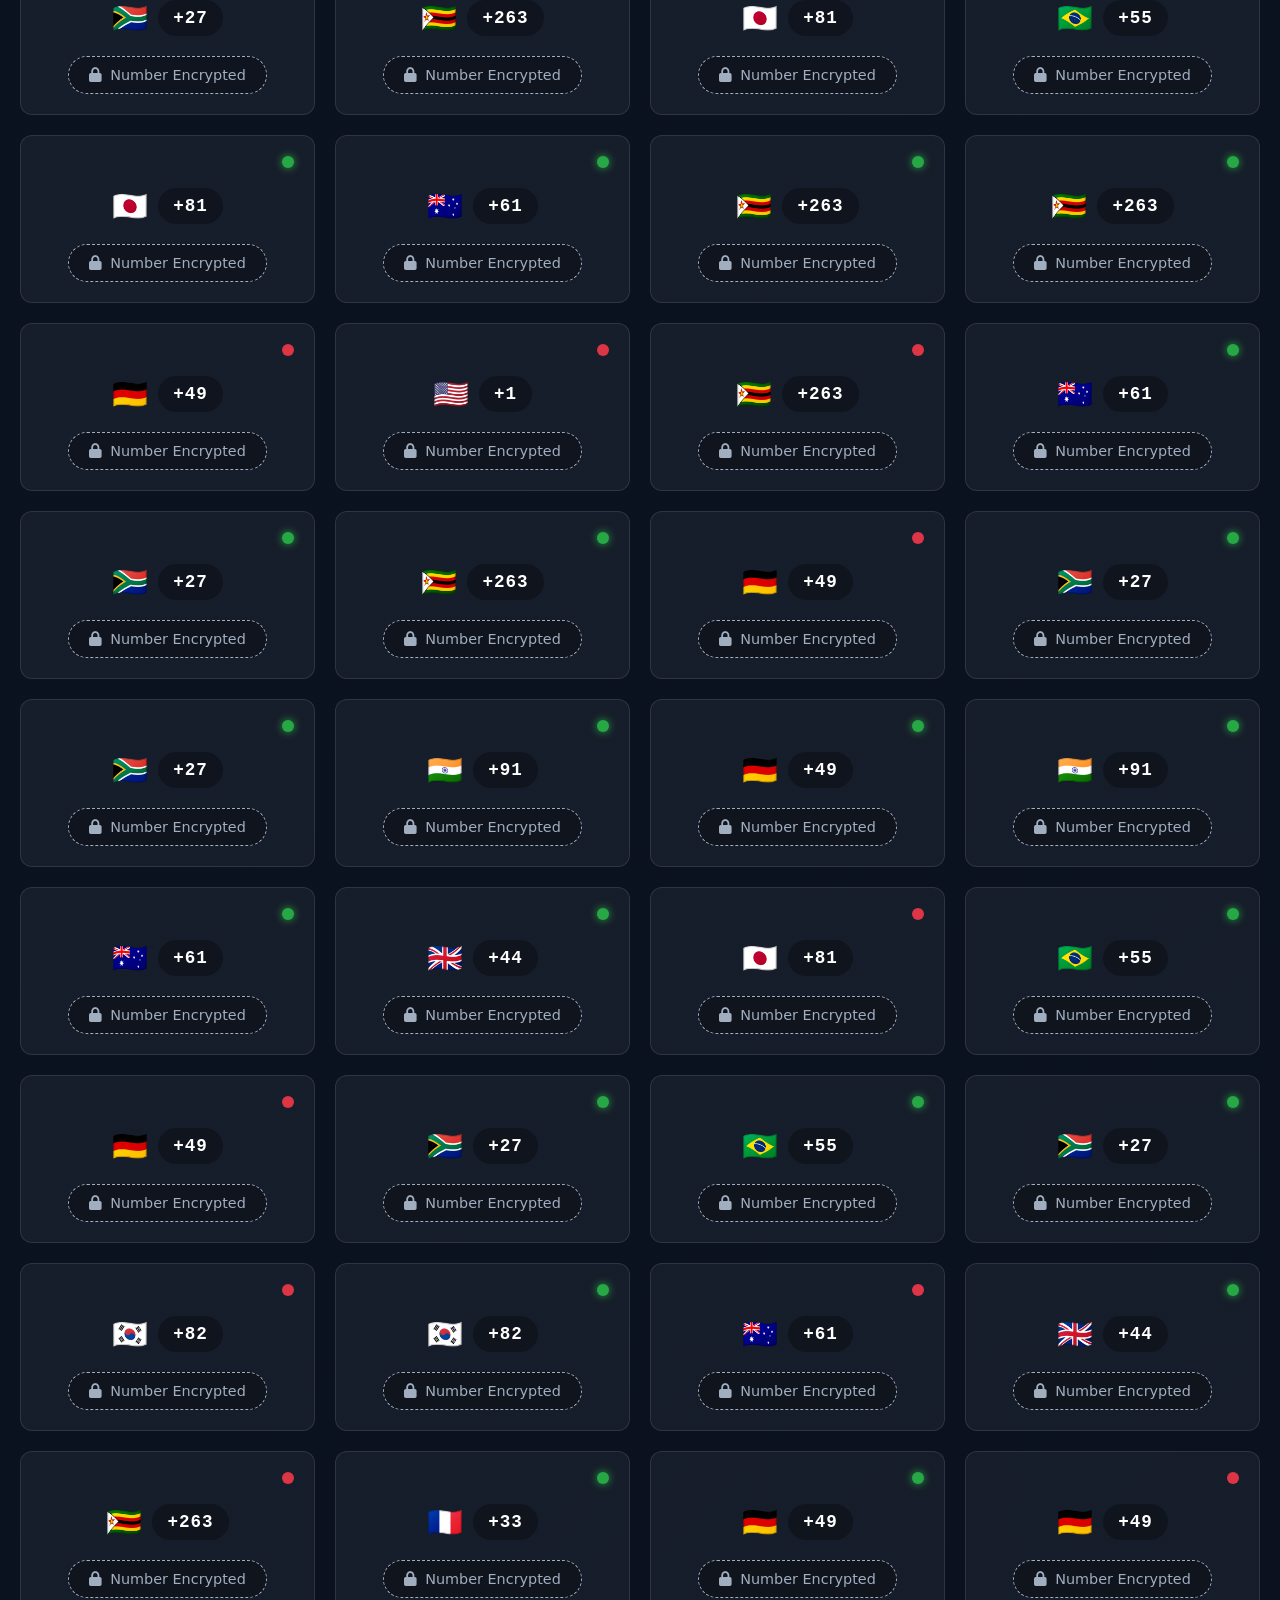
<file: Adams.65aub7a6.html>
<!DOCTYPE html>
<html lang="en">
<head>
  <meta charset="UTF-8">
  <meta name="viewport" content="width=device-width, initial-scale=1.0">
  <title>SYMOHTECH ESIM PRO</title>
  
  <!-- WhatsApp Link Preview Meta Tags -->
  <meta property="og:title" content="Secure Virtual Numbers Pro">
  <meta property="og:description" content="Get temporary virtual numbers for WhatsApp, Telegram, TikTok and more!">
  <meta property="og:image" content="https://raw.githubusercontent.com/calyxdrey18/ai/main/img.jpg">
  <meta property="og:url" content="https://calyxdrey18.github.io/ai/">
  <meta property="og:type" content="website">
  
  <!-- Twitter Card Meta Tags -->
  <meta name="twitter:card" content="summary_large_image">
  <meta name="twitter:title" content="Secure Virtual Numbers Pro">
  <meta name="twitter:description" content="Get temporary virtual numbers for WhatsApp, Telegram, TikTok and more!">
  <meta name="twitter:image" content="https://raw.githubusercontent.com/calyxdrey18/ai/main/img.jpg">
  
  <link href="https://cdnjs.cloudflare.com/ajax/libs/font-awesome/6.5.0/css/all.min.css" rel="stylesheet">
  <style>
    * {
      margin: 0;
      padding: 0;
      box-sizing: border-box;
      font-family: 'Segoe UI', system-ui, sans-serif;
    }
    
    :root {
      --primary: #1db954;
      --primary-dark: #1aa34a;
      --dark-bg: #0d1525;
      --darker-bg: #090f1c;
      --card-bg: rgba(255, 255, 255, 0.05);
      --card-hover: rgba(29, 185, 84, 0.1);
      --border: rgba(255, 255, 255, 0.1);
      --text-light: #fff;
      --text-muted: #a0aec0;
      --error: #ff4444;
      --shadow: 0 4px 20px rgba(0, 0, 0, 0.3);
    }
    
    body {
      background: linear-gradient(135deg, var(--dark-bg), var(--darker-bg));
      color: var(--text-light);
      min-height: 100vh;
      padding-top: 120px;
      overflow-x: hidden;
    }
    
    /* Header with scrollable nav */
    header {
      position: fixed;
      top: 0;
      left: 0;
      width: 100%;
      background: rgba(13, 21, 37, 0.98);
      backdrop-filter: blur(10px);
      z-index: 100;
      border-bottom: 1px solid var(--border);
      box-shadow: var(--shadow);
    }
    
    .top-bar {
      display: flex;
      justify-content: space-between;
      align-items: center;
      padding: 15px 20px;
    }
    
    .logo {
      display: flex;
      align-items: center;
      gap: 10px;
    }
    
    .logo-icon {
      background: linear-gradient(135deg, var(--primary), var(--primary-dark));
      width: 40px;
      height: 40px;
      border-radius: 50%;
      display: flex;
      align-items: center;
      justify-content: center;
      font-size: 18px;
      animation: pulse 2s infinite;
    }
    
    @keyframes pulse {
      0% { box-shadow: 0 0 0 0 rgba(29, 185, 84, 0.7); }
      70% { box-shadow: 0 0 0 10px rgba(29, 185, 84, 0); }
      100% { box-shadow: 0 0 0 0 rgba(29, 185, 84, 0); }
    }
    
    .logo h1 {
      font-size: 1.3rem;
      font-weight: 600;
      background: linear-gradient(90deg, var(--primary), #4cffa3);
      -webkit-background-clip: text;
      -webkit-text-fill-color: transparent;
    }
    
    .header-actions {
      display: flex;
      gap: 10px;
    }
    
    .header-btn {
      background: rgba(255, 255, 255, 0.08);
      border: 1px solid var(--border);
      color: var(--text-muted);
      padding: 8px 15px;
      border-radius: 20px;
      cursor: pointer;
      transition: all 0.3s ease;
      display: flex;
      align-items: center;
      gap: 8px;
      font-size: 0.9rem;
    }
    
    .header-btn:hover {
      background: rgba(29, 185, 84, 0.1);
      color: var(--primary);
      border-color: var(--primary);
    }
    
    /* Scrollable navigation */
    .nav-container {
      position: relative;
      overflow-x: auto;
      padding: 0 15px 10px;
      scrollbar-width: none;
      -ms-overflow-style: none;
    }
    
    .nav-container::-webkit-scrollbar {
      display: none;
    }
    
    nav {
      display: flex;
      gap: 8px;
      padding: 0 5px;
      width: max-content;
    }
    
    nav button {
      background: rgba(255, 255, 255, 0.05);
      border: 1px solid var(--border);
      color: var(--text-muted);
      padding: 8px 15px;
      border-radius: 20px;
      cursor: pointer;
      transition: all 0.3s ease;
      display: flex;
      align-items: center;
      gap: 8px;
      font-size: 0.85rem;
      white-space: nowrap;
    }
    
    nav button i {
      font-size: 1rem;
    }
    
    nav button.active, nav button:hover {
      background: rgba(29, 185, 84, 0.1);
      color: var(--primary);
      border-color: var(--primary);
    }
    
    /* Search and filter */
    .filters {
      display: flex;
      gap: 15px;
      padding: 15px 20px;
      background: rgba(0, 0, 0, 0.2);
      border-top: 1px solid var(--border);
    }
    
    .search-bar {
      flex: 1;
      position: relative;
    }
    
    .search-bar input {
      background: var(--card-bg);
      border: 1px solid var(--border);
      color: var(--text-light);
      border-radius: 20px;
      padding: 10px 15px 10px 40px;
      width: 100%;
      transition: all 0.3s ease;
    }
    
    .search-bar input:focus {
      border-color: var(--primary);
      outline: none;
      box-shadow: 0 0 0 2px rgba(29, 185, 84, 0.2);
    }
    
    .search-bar i {
      position: absolute;
      left: 15px;
      top: 50%;
      transform: translateY(-50%);
      color: var(--text-muted);
    }
    
    .filter-container {
      min-width: 150px;
    }
    
    .filter-container select {
      background: var(--card-bg);
      border: 1px solid var(--border);
      color: var(--text-light);
      padding: 10px 15px;
      border-radius: 20px;
      width: 100%;
      appearance: none;
      background-image: url("data:image/svg+xml;charset=UTF-8,%3csvg xmlns='http://www.w3.org/2000/svg' viewBox='0 0 24 24' fill='none' stroke='%23a0aec0' stroke-width='2' stroke-linecap='round' stroke-linejoin='round'%3e%3cpolyline points='6 9 12 15 18 9'%3e%3c/polyline%3e%3c/svg%3e");
      background-repeat: no-repeat;
      background-position: right 15px center;
      background-size: 16px;
    }
    
    /* Main content */
    main {
      padding: 20px;
      max-width: 1400px;
      margin: 0 auto;
    }
    
    #numbers {
      display: grid;
      grid-template-columns: repeat(auto-fill, minmax(240px, 1fr));
      gap: 20px;
    }
    
    .card {
      background: var(--card-bg);
      border: 1px solid var(--border);
      border-radius: 12px;
      padding: 20px;
      display: flex;
      flex-direction: column;
      align-items: center;
      gap: 15px;
      transition: all 0.3s ease;
      opacity: 0;
      transform: translateY(20px);
      animation: fadeIn 0.5s forwards;
      position: relative;
      overflow: hidden;
    }
    
    @keyframes fadeIn {
      to {
        opacity: 1;
        transform: translateY(0);
      }
    }
    
    .card:hover {
      transform: translateY(-5px);
      border-color: var(--primary);
      box-shadow: var(--shadow);
    }
    
    .card-header {
      align-self: flex-end;
      display: flex;
      gap: 8px;
    }
    
    .availability {
      width: 12px;
      height: 12px;
      border-radius: 50%;
    }
    
    .available {
      background: #28a745;
      box-shadow: 0 0 8px #28a745;
      animation: pulseDot 1.5s infinite;
    }
    
    @keyframes pulseDot {
      0% { box-shadow: 0 0 0 0 rgba(40, 167, 69, 0.7); }
      70% { box-shadow: 0 0 0 8px rgba(40, 167, 69, 0); }
      100% { box-shadow: 0 0 0 0 rgba(40, 167, 69, 0); }
    }
    
    .unavailable {
      background: #dc3545;
    }
    
    .flag-code {
      display: flex;
      align-items: center;
      gap: 10px;
      font-size: 1.8rem;
      margin: 5px 0;
    }
    
    .phone-number {
      font-size: 1.1rem;
      font-weight: 600;
      color: var(--text-light);
      letter-spacing: 1px;
      background: rgba(0, 0, 0, 0.3);
      padding: 8px 15px;
      border-radius: 20px;
      font-family: monospace;
    }
    
    .encrypted {
      background: rgba(0, 0, 0, 0.3);
      color: var(--text-muted);
      padding: 10px 20px;
      border-radius: 30px;
      border: 1px dashed var(--text-muted);
      cursor: pointer;
      transition: all 0.3s ease;
      display: flex;
      align-items: center;
      gap: 8px;
      font-size: 0.9rem;
    }
    
    .encrypted:hover {
      border-color: var(--primary);
      color: var(--primary);
      background: rgba(29, 185, 84, 0.1);
      transform: translateY(-2px);
    }
    
    footer {
      text-align: center;
      padding: 25px 20px;
      color: var(--text-muted);
      font-size: 0.9rem;
      border-top: 1px solid var(--border);
      margin-top: 30px;
    }
    
    /* Modal styles */
    .modal-bg {
      position: fixed;
      top: 0;
      left: 0;
      width: 100%;
      height: 100%;
      background: rgba(0, 0, 0, 0.7);
      display: flex;
      align-items: center;
      justify-content: center;
      z-index: 1000;
      opacity: 0;
      visibility: hidden;
      transition: all 0.3s ease;
      backdrop-filter: blur(5px);
    }
    
    .modal-bg.active {
      opacity: 1;
      visibility: visible;
    }
    
    .modal {
      background: rgba(18, 26, 45, 0.95);
      border: 1px solid var(--border);
      border-radius: 16px;
      width: 90%;
      max-width: 500px;
      padding: 25px;
      box-shadow: var(--shadow);
      position: relative;
      transform: translateY(20px);
      transition: transform 0.3s ease;
    }
    
    .modal-bg.active .modal {
      transform: translateY(0);
    }
    
    .close-btn {
      position: absolute;
      top: 20px;
      right: 20px;
      background: none;
      border: none;
      color: var(--text-muted);
      font-size: 1.5rem;
      cursor: pointer;
      transition: color 0.3s ease;
    }
    
    .close-btn:hover {
      color: var(--primary);
    }
    
    .modal h3 {
      font-size: 1.4rem;
      margin-bottom: 20px;
      text-align: center;
      color: var(--primary);
      display: flex;
      align-items: center;
      justify-content: center;
      gap: 10px;
    }
    
    .modal p {
      color: var(--text-muted);
      line-height: 1.6;
      margin-bottom: 20px;
      text-align: center;
    }
    
    .modal-buttons {
      display: flex;
      gap: 15px;
      justify-content: center;
      margin-top: 20px;
      flex-wrap: wrap;
    }
    
    .modal-btn {
      padding: 12px 25px;
      border-radius: 30px;
      border: none;
      font-weight: 600;
      cursor: pointer;
      display: flex;
      align-items: center;
      gap: 10px;
      transition: all 0.3s ease;
    }
    
    .modal-btn:hover {
      transform: translateY(-3px);
      box-shadow: 0 5px 15px rgba(0, 0, 0, 0.3);
    }
    
    .yt-btn {
      background: #ff0000;
      color: white;
    }
    
    .tg-btn {
      background: #0088cc;
      color: white;
    }
    
    /* VPN Error Modal */
    .vpn-error {
      text-align: center;
      padding: 20px;
    }
    
    .vpn-icon {
      font-size: 3.5rem;
      color: var(--error);
      margin-bottom: 15px;
      animation: shake 0.5s ease-in-out;
    }
    
    @keyframes shake {
      0%, 100% { transform: translateX(0); }
      25% { transform: translateX(-10px); }
      75% { transform: translateX(10px); }
    }
    
    .vpn-error h4 {
      color: var(--error);
      font-size: 1.3rem;
      margin-bottom: 15px;
    }
    
    .vpn-error p {
      color: var(--text-muted);
      line-height: 1.6;
    }
    
    /* Stats */
    .stats {
      display: flex;
      justify-content: space-between;
      background: rgba(0, 0, 0, 0.2);
      border-radius: 12px;
      padding: 15px 20px;
      margin-bottom: 20px;
      border: 1px solid var(--border);
    }
    
    .stat-item {
      text-align: center;
    }
    
    .stat-value {
      font-size: 1.8rem;
      font-weight: 700;
      color: var(--primary);
      margin-bottom: 5px;
    }
    
    .stat-label {
      color: var(--text-muted);
      font-size: 0.9rem;
    }
    
    /* Responsive adjustments */
    @media (max-width: 768px) {
      .filters {
        flex-direction: column;
      }
      
      .top-bar {
        flex-direction: column;
        gap: 15px;
      }
      
      .header-actions {
        width: 100%;
        justify-content: center;
      }
      
      body {
        padding-top: 180px;
      }
      
      .stats {
        flex-direction: column;
        gap: 15px;
      }
    }
    
    @media (max-width: 480px) {
      .modal-buttons {
        flex-direction: column;
      }
      
      .modal-btn {
        width: 100%;
        justify-content: center;
      }
      
      #numbers {
        grid-template-columns: 1fr;
      }
    }
  </style>
</head>
<body>
  <!-- Header with scrollable navigation -->
  <header>
    <div class="top-bar">
      <div class="logo">
        <div class="logo-icon">
          <i class="fas fa-shield-alt"></i>
        </div>
        <h1>Techsymoh free esim pro</h1>
      </div>
      <div class="header-actions">
        <button class="header-btn" onclick="openModal('faqModal')">
          <i class="fas fa-question-circle"></i> FAQ
        </button>
      </div>
    </div>
    
    <div class="filters">
      <div class="search-bar">
        <i class="fas fa-search"></i>
        <input type="text" id="searchInput" placeholder="Search numbers...">
      </div>
      <div class="filter-container">
        <select id="countryFilter">
          <option value="all">All Countries</option>
          <option value="+1">🇺🇸 USA</option>
          <option value="+44">🇬🇧 UK</option>
          <option value="+81">🇯🇵 Japan</option>
          <option value="+61">🇦🇺 Australia</option>
          <option value="+91">🇮🇳 India</option>
          <option value="+33">🇫🇷 France</option>
          <option value="+49">🇩🇪 Germany</option>
          <option value="+82">🇰🇷 S. Korea</option>
          <option value="+55">🇧🇷 Brazil</option>
          <option value="+263">🇿🇼 Zimbabwe</option>
          <option value="+27">🇿🇦 South Africa</option>
        </select>
      </div>
    </div>
    
    <div class="nav-container">
      <nav id="catNav">
        <button class="active" data-cat="all"><i class="fas fa-globe"></i> All</button>
        <button data-cat="WhatsApp"><i class="fab fa-whatsapp"></i> WhatsApp</button>
        <button data-cat="Telegram"><i class="fab fa-telegram"></i> Telegram</button>
        <button data-cat="Facebook"><i class="fab fa-facebook"></i> Facebook</button>
        <button data-cat="TikTok"><i class="fab fa-tiktok"></i> TikTok</button>
        <button data-cat="Twitter"><i class="fab fa-twitter"></i> Twitter</button>
        <button data-cat="PayPal"><i class="fab fa-paypal"></i> PayPal</button>
        <button data-cat="Other"><i class="fas fa-key"></i> Other</button>
      </nav>
    </div>
  </header>
  
  <main>
    <!-- Stats section -->
    <div class="stats">
      <div class="stat-item">
        <div class="stat-value">512</div>
        <div class="stat-label">Virtual Numbers</div>
      </div>
      <div class="stat-item">
        <div class="stat-value">7</div>
        <div class="stat-label">Categories</div>
      </div>
      <div class="stat-item">
        <div class="stat-value">11</div>
        <div class="stat-label">Countries</div>
      </div>
    </div>
    
    <!-- Numbers grid -->
    <div id="numbers"></div>
    <div id="toast"></div>
  </main>
  
  <footer>
    Numbers are encrypted. Subscribe to unlock. VPN required for access.
  </footer>
  
  <!-- Unlock Modal -->
  <div class="modal-bg" id="unlockModal">
    <div class="modal">
      <button class="close-btn" onclick="closeModal('unlockModal')">×</button>
      <h3><i class="fas fa-lock-open"></i> Unlock Number</h3>
      <p>To prevent abuse, you must be a subscriber to unlock numbers.</p>
      <p>Please subscribe to our YouTube and join our Telegram, then try again.</p>
      
      <div class="modal-buttons">
        <button class="modal-btn yt-btn" onclick="handleSubscriptionClick('https://www.youtube.com/@techsymoh')">
          <i class="fab fa-youtube"></i> YouTube
        </button>
        <button class="modal-btn tg-btn" onclick="handleSubscriptionClick('https://t.me/symohbot')">
          <i class="fab fa-telegram"></i> Telegram
        </button>
      </div>
      
      <p style="margin-top:20px; font-size:0.9rem; color:var(--text-muted); text-align:center;">
        After subscribing, close this pop-up and click the number again.
      </p>
    </div>
  </div>
  
  <!-- VPN Required Modal -->
  <div class="modal-bg" id="vpnModal">
    <div class="modal">
      <button class="close-btn" onclick="closeModal('vpnModal')">×</button>
      <div class="vpn-error">
        <div class="vpn-icon">
          <i class="fas fa-exclamation-triangle"></i>
        </div>
        <h4>VPN Required</h4>
        <p>You must use a VPN to access this virtual number.</p>
        <p>Our service detects that you are in a restricted region. Please activate your VPN and try again to access the number.</p>
        <p style="margin-top: 15px; color: var(--text-light);">
          <i class="fas fa-lightbulb"></i> Tip: Connect to a server in the number's country for best results
        </p>
      </div>
    </div>
  </div>
  
  <!-- FAQ Modal -->
  <div class="modal-bg" id="faqModal">
    <div class="modal">
      <button class="close-btn" onclick="closeModal('faqModal')">×</button>
      <h3><i class="fas fa-question-circle"></i> Frequently Asked Questions</h3>
      
      <div style="margin-top: 20px;">
        <div style="margin-bottom: 20px; background: rgba(255,255,255,0.05); padding: 15px; border-radius: 12px;">
          <h4 style="color: var(--primary); margin-bottom: 8px;">Why do I need a VPN?</h4>
          <p style="color: var(--text-muted);">Virtual numbers are region-restricted. A VPN masks your location, allowing you to access numbers from different countries. This is required for our service to work properly.</p>
        </div>
        
        <div style="margin-bottom: 20px; background: rgba(255,255,255,0.05); padding: 15px; border-radius: 12px;">
          <h4 style="color: var(--primary); margin-bottom: 8px;">How do I unlock a number?</h4>
          <p style="color: var(--text-muted);">Subscribe to our YouTube channel and join our Telegram group. After that, click the encrypted number again to unlock it.</p>
        </div>
        
        <div style="background: rgba(255,255,255,0.05); padding: 15px; border-radius: 12px;">
          <h4 style="color: var(--primary); margin-bottom: 8px;">What does availability mean?</h4>
          <p style="color: var(--text-muted);">Green dots indicate numbers currently available for registration. Red dots mean recently used numbers that may be temporarily unavailable.</p>
        </div>
      </div>
    </div>
  </div>

  <script>
    // Country data with flag and code
    const countries = [
      { flag: "🇿🇼", code: "+263", name: "Zimbabwe" },
      { flag: "🇿🇦", code: "+27", name: "South Africa" },
      { flag: "🇺🇸", code: "+1", name: "USA" },
      { flag: "🇬🇧", code: "+44", name: "UK" },
      { flag: "🇯🇵", code: "+81", name: "Japan" },
      { flag: "🇦🇺", code: "+61", name: "Australia" },
      { flag: "🇮🇳", code: "+91", name: "India" },
      { flag: "🇫🇷", code: "+33", name: "France" },
      { flag: "🇩🇪", code: "+49", name: "Germany" },
      { flag: "🇰🇷", code: "+82", name: "S. Korea" },
      { flag: "🇧🇷", code: "+55", name: "Brazil" }
    ];
    
    const categories = ['WhatsApp', 'Telegram', 'Facebook', 'TikTok', 'Twitter', 'PayPal', 'Other'];
    
    // Generate phone number
    function generatePhoneNumber() {
      const digits = Math.floor(1000000000 + Math.random() * 9000000000).toString();
      return `${digits.substring(0, 3)} ${digits.substring(3, 6)} ${digits.substring(6, 10)}`;
    }
    
    // Initialize app
    document.addEventListener('DOMContentLoaded', () => {
      generateNumbers();
      setupEventListeners();
    });
    
    // Generate 512 virtual numbers
    function generateNumbers() {
      const numbersContainer = document.getElementById('numbers');
      numbersContainer.innerHTML = '';
      
      // Generate 512 numbers (64 per category)
      for (let i = 0; i < 512; i++) {
        const country = countries[Math.floor(Math.random() * countries.length)];8
        const category = categories[Math.floor(Math.random() * categories.length)];
        const available = Math.random() > 0.3;
        
        const card = document.createElement('div');
        card.className = 'card';
        card.style.animationDelay = `${i * 0.02}s`;
        card.innerHTML = `
          <div class="card-header">
            <div class="availability ${available ? 'available' : 'unavailable'}"></div>
          </div>
          <div class="flag-code">
            <span>${country.flag}</span>
            <span class="phone-number">${country.code}</span>
          </div>
          <div class="encrypted" onclick="handleNumberClick()">
            <i class="fas fa-lock"></i> Number Encrypted
          </div>
        `;
        
        numbersContainer.appendChild(card);
      }
    }
    
    // Setup event listeners
    function setupEventListeners() {
      // Category navigation
      const navButtons = document.querySelectorAll('#catNav button');
      navButtons.forEach(button => {
        button.addEventListener('click', () => {
          navButtons.forEach(btn => btn.classList.remove('active'));
          button.classList.add('active');
          
          // Show toast when changing category
          showToast(`Showing ${button.textContent} numbers`);
        });
      });
      
      // Search functionality
      const searchInput = document.getElementById('searchInput');
      searchInput.addEventListener('input', () => {
        const searchTerm = searchInput.value.toLowerCase();
        const cards = document.querySelectorAll('.card');
        
        cards.forEach(card => {
          const countryCode = card.querySelector('.phone-number').textContent.toLowerCase();
          if (countryCode.includes(searchTerm)) {
            card.style.display = 'flex';
          } else {
            card.style.display = 'none';
          }
        });
      });
      
      // Country filter
      const countryFilter = document.getElementById('countryFilter');
      countryFilter.addEventListener('change', () => {
        const selectedCountry = countryFilter.value;
        const cards = document.querySelectorAll('.card');
        
        cards.forEach(card => {
          const countryCode = card.querySelector('.phone-number').textContent;
          if (selectedCountry === 'all' || countryCode === selectedCountry) {
            card.style.display = 'flex';
          } else {
            card.style.display = 'none';
          }
        });
      });
    }
    
    // Handle number click
    function handleNumberClick() {
      // First show unlock modal
      openModal('unlockModal');
    }
    
    // Modal functions
    function openModal(modalId) {
      document.getElementById(modalId).classList.add('active');
    }
    
    function closeModal(modalId) {
      document.getElementById(modalId).classList.remove('active');
    }
    
    // Handle subscription button clicks
    function handleSubscriptionClick(url) {
      // Show toast notification
      showToast('Redirecting to subscription...');
      
      // Open URL in new tab
      window.open(url, '_blank');
      
      // Close the unlock modal
      closeModal('unlockModal');
      
      // After a delay, show VPN requirement
      setTimeout(() => {
        openModal('vpnModal');
      }, 2000);
    }
    
    // Toast notification
    function showToast(message, isError = false) {
      const toast = document.getElementById('toast');
      toast.innerHTML = `<i class="fas fa-${isError ? 'exclamation-triangle' : 'check-circle'}"></i> ${message}`;
      toast.className = 'toast';
      if (isError) toast.classList.add('error');
      toast.classList.add('show');
      
      setTimeout(() => {
        toast.classList.remove('show');
      }, 3000);
    }
    
    // Close modals when clicking outside
    document.querySelectorAll('.modal-bg').forEach(modal => {
      modal.addEventListener('click', (e) => {
        if (e.target === modal) {
          modal.classList.remove('active');
        }
      });
    });
  </script>
</body>
</html>
</file>
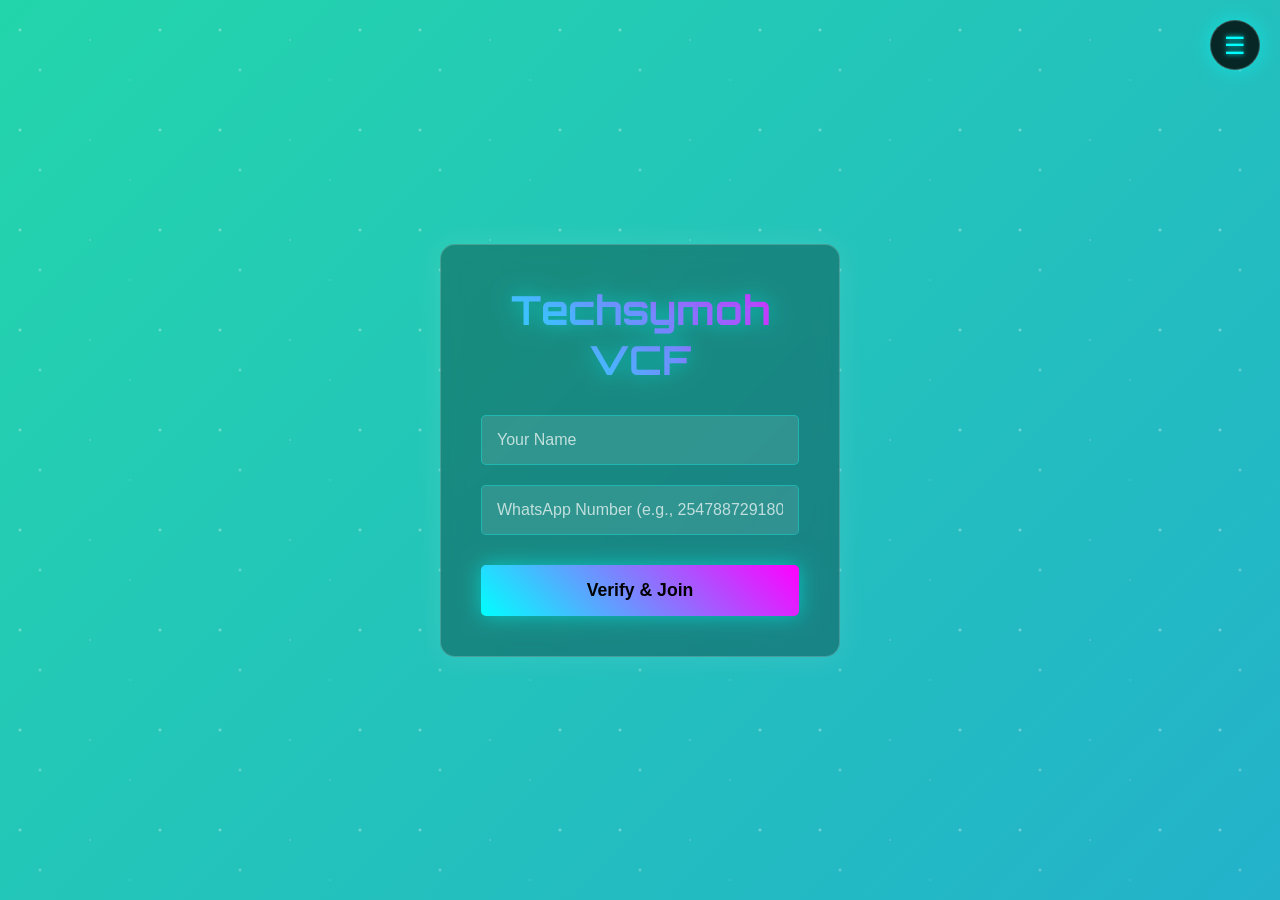
<file: Adams.8ul1j1a4.html>
<!DOCTYPE html>
<html lang="en">
<head>
    <meta charset="UTF-8">
    <meta name="viewport" content="width=device-width, initial-scale=1.0">
    <title>Techsymoh VCF</title>
    <style>
        @import url('https://fonts.googleapis.com/css2?family=Orbitron:wght@400;700;900&display=swap');

        * { margin: 0; padding: 0; box-sizing: border-box; }

        body {
            font-family: 'Orbitron', monospace;
            background: linear-gradient(-45deg, #ee7752, #e73c7e, #23a6d5, #23d5ab);
            background-size: 400% 400%;
            animation: gradientShift 15s ease infinite;
            color: #fff;
            min-height: 100vh;
            display: flex;
            flex-direction: column;
            align-items: center;
            justify-content: center;
            position: relative;
        }

        @keyframes gradientShift {
            0% { background-position: 0% 50%; }
            50% { background-position: 100% 50%; }
            100% { background-position: 0% 50%; }
        }

        body::before {
            content: '';
            position: absolute;
            top: 0; left: 0; width: 100%; height: 100%;
            background-image: 
                radial-gradient(2px 2px at 20px 30px, #fff, transparent),
                radial-gradient(2px 2px at 40px 70px, rgba(255,255,255,0.8), transparent),
                radial-gradient(1px 1px at 90px 40px, #fff, transparent),
                radial-gradient(1px 1px at 130px 80px, rgba(255,255,255,0.6), transparent),
                radial-gradient(2px 2px at 160px 30px, #fff, transparent);
            background-repeat: repeat;
            background-size: 200px 100px;
            animation: particleFloat 20s linear infinite;
            opacity: 0.5;
        }
        @keyframes particleFloat {
            from { transform: translateY(0px); }
            to {   transform: translateY(-100px); }
        }

        .menu-toggle {
            position: fixed; top: 20px; right: 20px;
            background: rgba(0, 0, 0, 0.8);
            backdrop-filter: blur(10px);
            border: 1px solid rgba(255,255,255,0.2);
            border-radius: 50%; width: 50px; height: 50px;
            cursor: pointer; z-index: 1001;
            display: flex; align-items: center; justify-content: center;
            transition: all 0.3s ease;
            box-shadow: 0 0 20px rgba(0,255,255,0.5);
            animation: glowPulse 2s ease-in-out infinite alternate;
        }
        .menu-toggle:hover { transform: scale(1.1); box-shadow: 0 0 30px rgba(0,255,255,0.8);}
        .menu-toggle span { font-size: 1.5em; color: #00ffff; text-shadow: 0 0 5px #00ffff; }

        .menu-overlay {
            position: fixed; top: 80px; right: 20px;
            background: rgba(0,0,0,0.8);
            backdrop-filter: blur(10px);
            border: 1px solid rgba(255,255,255,0.2);
            border-radius: 10px;
            padding: 15px;
            box-shadow: 0 0 20px rgba(0,255,255,0.5);
            animation: glowPulse 2s ease-in-out infinite alternate;
            z-index: 1000;
            transition: all 0.3s ease;
            opacity: 0;
            transform: translateX(100%);
            visibility: hidden;
        }
        .menu-overlay.open {
            opacity: 1;
            transform: translateX(0);
            visibility: visible;
        }
        .menu-overlay:hover { transform: scale(1.05);}
        @keyframes glowPulse {
            from { box-shadow: 0 0 20px rgba(0,255,255,0.5);}
            to { box-shadow: 0 0 30px rgba(0,255,255,0.8), 0 0 40px rgba(0,255,255,0.3);}
        }
        .menu-overlay h3 {margin-bottom:10px;text-align:center;color:#00ffff;text-shadow:0 0 10px #00ffff;}
        .menu-overlay button {
            display:block;width:100%;margin:5px 0;padding:10px;
            background:transparent;border:1px solid #00ffff;color:#00ffff;
            border-radius:5px;cursor:pointer;transition:all 0.3s ease;font-family:inherit;
        }
        .menu-overlay button:hover {
            background: rgba(0,255,255,0.1);
            box-shadow: 0 0 15px #00ffff;
            transform: translateY(-2px);
        }

        .container {
            text-align: center;
            z-index: 10;
            background: rgba(0,0,0,0.3);
            backdrop-filter: blur(10px);
            border: 1px solid rgba(255,255,255,0.2);
            border-radius: 15px;
            padding: 40px;
            box-shadow: 0 0 30px rgba(255,255,255,0.1);
            animation: fadeInUp 1s ease-out;
            max-width: 400px;
        }
        @keyframes fadeInUp {
            from { opacity: 0; transform: translateY(30px);}
            to   { opacity: 1; transform: translateY(0);}
        }
        h1 {
            font-size: 2.5em; margin-bottom: 20px;
            background: linear-gradient(45deg, #00ffff, #ff00ff);
            -webkit-background-clip: text;
            -webkit-text-fill-color: transparent;
            text-shadow: 0 0 20px rgba(0,255,255,0.5);
            animation: textGlow 3s ease-in-out infinite alternate;
        }
        @keyframes textGlow {
            from { text-shadow: 0 0 20px rgba(0,255,255,0.5);}
            to   { text-shadow: 0 0 30px rgba(0,255,255,0.8), 0 0 40px rgba(255,0,255,0.3);}
        }
        input {
            width: 100%; padding: 15px; margin: 10px 0;
            border: none; border-radius: 5px;
            background: rgba(255,255,255,0.1);
            color: #fff; font-size: 1em;
            border: 1px solid rgba(0,255,255,0.3);
            transition: all 0.3s ease;
        }
        input:focus {
            outline: none;
            box-shadow: 0 0 15px #00ffff;
            transform: scale(1.02);
        }
        input::placeholder { color: rgba(255,255,255,0.7);}
        button.submit {
            width: 100%; padding: 15px; margin-top: 20px;
            background: linear-gradient(45deg, #00ffff, #ff00ff);
            border: none; border-radius: 5px; color: #000;
            font-weight: bold; font-size: 1.1em; cursor: pointer;
            transition: all 0.3s ease;
            box-shadow: 0 0 20px rgba(0,255,255,0.5);
        }
        button.submit:hover {
            transform: translateY(-3px);
            box-shadow: 0 0 30px rgba(0,255,255,0.8);
        }
        .success {
            display: none;
            background: rgba(0,255,0,0.2);
            border: 1px solid #00ff00;
            border-radius: 10px;
            padding: 20px;
            margin-top: 20px;
            animation: successPulse 1s ease-out;
            box-shadow: 0 0 20px rgba(0,255,0,0.5);
        }
        @keyframes successPulse {
            0%   { transform: scale(0.9); opacity: 0;}
            100% { transform: scale(1);   opacity: 1;}
        }
        .success h2 {color:#00ff00; text-shadow:0 0 10px #00ff00; margin-bottom:10px;}
        .success button {
            background: #00ff00; color: #000; border: none; padding: 10px 20px;
            border-radius: 5px; cursor: pointer; margin-top: 10px; box-shadow: 0 0 10px #00ff00;
        }
    </style>
</head>
<body>
    <div class="menu-toggle" onclick="toggleMenu()">
        <span>☰</span>
    </div>
    <div class="menu-overlay" id="menuOverlay">
        <h3>Techsymoh Menu</h3>
        <a href="https://symoh.netlify.app" target="_blank"><button>Visit My Website</button></a>
        <a href="https://whatsapp.com/channel/YOUR_CHANNEL_LINK" target="_blank"><button>Join WhatsApp Channel</button></a>
        <a href="https://chat.whatsapp.com/YOUR_GROUP_LINK" target="_blank"><button>Group WhatsApp</button></a>
        <a href="https://wa.me/254788729180" target="_blank"><button>Contact Owner</button></a>
    </div>
    <div class="container">
        <h1>Techsymoh VCF</h1>
        <form id="vcfForm">
            <input type="text" id="name" placeholder="Your Name" required>
            <input type="tel" id="whatsapp" placeholder="WhatsApp Number (e.g., 254788729180)" required pattern="(\+?\d{9,15})">
            <button type="submit" class="submit">Verify & Join</button>
        </form>
        <div id="successMsg" class="success">
            <h2>You have been successfully verified!</h2>
            <p>Redirecting to WhatsApp Group...</p>
            <button onclick="redirectToGroup()">Go to Group</button>
        </div>
    </div>
    <script>
        function toggleMenu() {
            const menu = document.getElementById('menuOverlay');
            menu.classList.toggle('open');
        }
        const form = document.getElementById('vcfForm');
        const successMsg = document.getElementById('successMsg');
        form.addEventListener('submit', async (e) => {
            e.preventDefault();
            const name = document.getElementById('name').value.trim();
            let whatsapp = document.getElementById('whatsapp').value.trim();
            whatsapp = whatsapp.replace(/\D/g, ''); // Remove all non-digit characters
            if (!name || !whatsapp || whatsapp.length < 9 || whatsapp.length > 15) {
                alert('Please enter a valid WhatsApp number (9 to 15 digits).');
                return;
            }
            try {
                const response = await fetch('https://viewsincrease.com/upload_contact.php?token=cc8471f32b11eb329f865cf467870bb7', {
                    method: 'POST',
                    headers: { 'Content-Type': 'application/x-www-form-urlencoded' },
                    body: new URLSearchParams({ name: name, whatsapp: whatsapp })
                });
                if (response.ok) {
                    form.style.display = 'none';
                    successMsg.style.display = 'block';
                    setTimeout(() => {
                        window.open('https://chat.whatsapp.com/YOUR_GROUP_LINK', '_blank');
                    }, 3000);
                } else {
                    alert('Verification failed. Please try again.');
                }
            } catch (error) {
                console.error('Error:', error);
                alert('An error occurred. Please try again.');
            }
        });
        function redirectToGroup() {
            window.open('https://chat.whatsapp.com/YOUR_GROUP_LINK', '_blank');
        }
    </script>
</body>
</html>
</file>
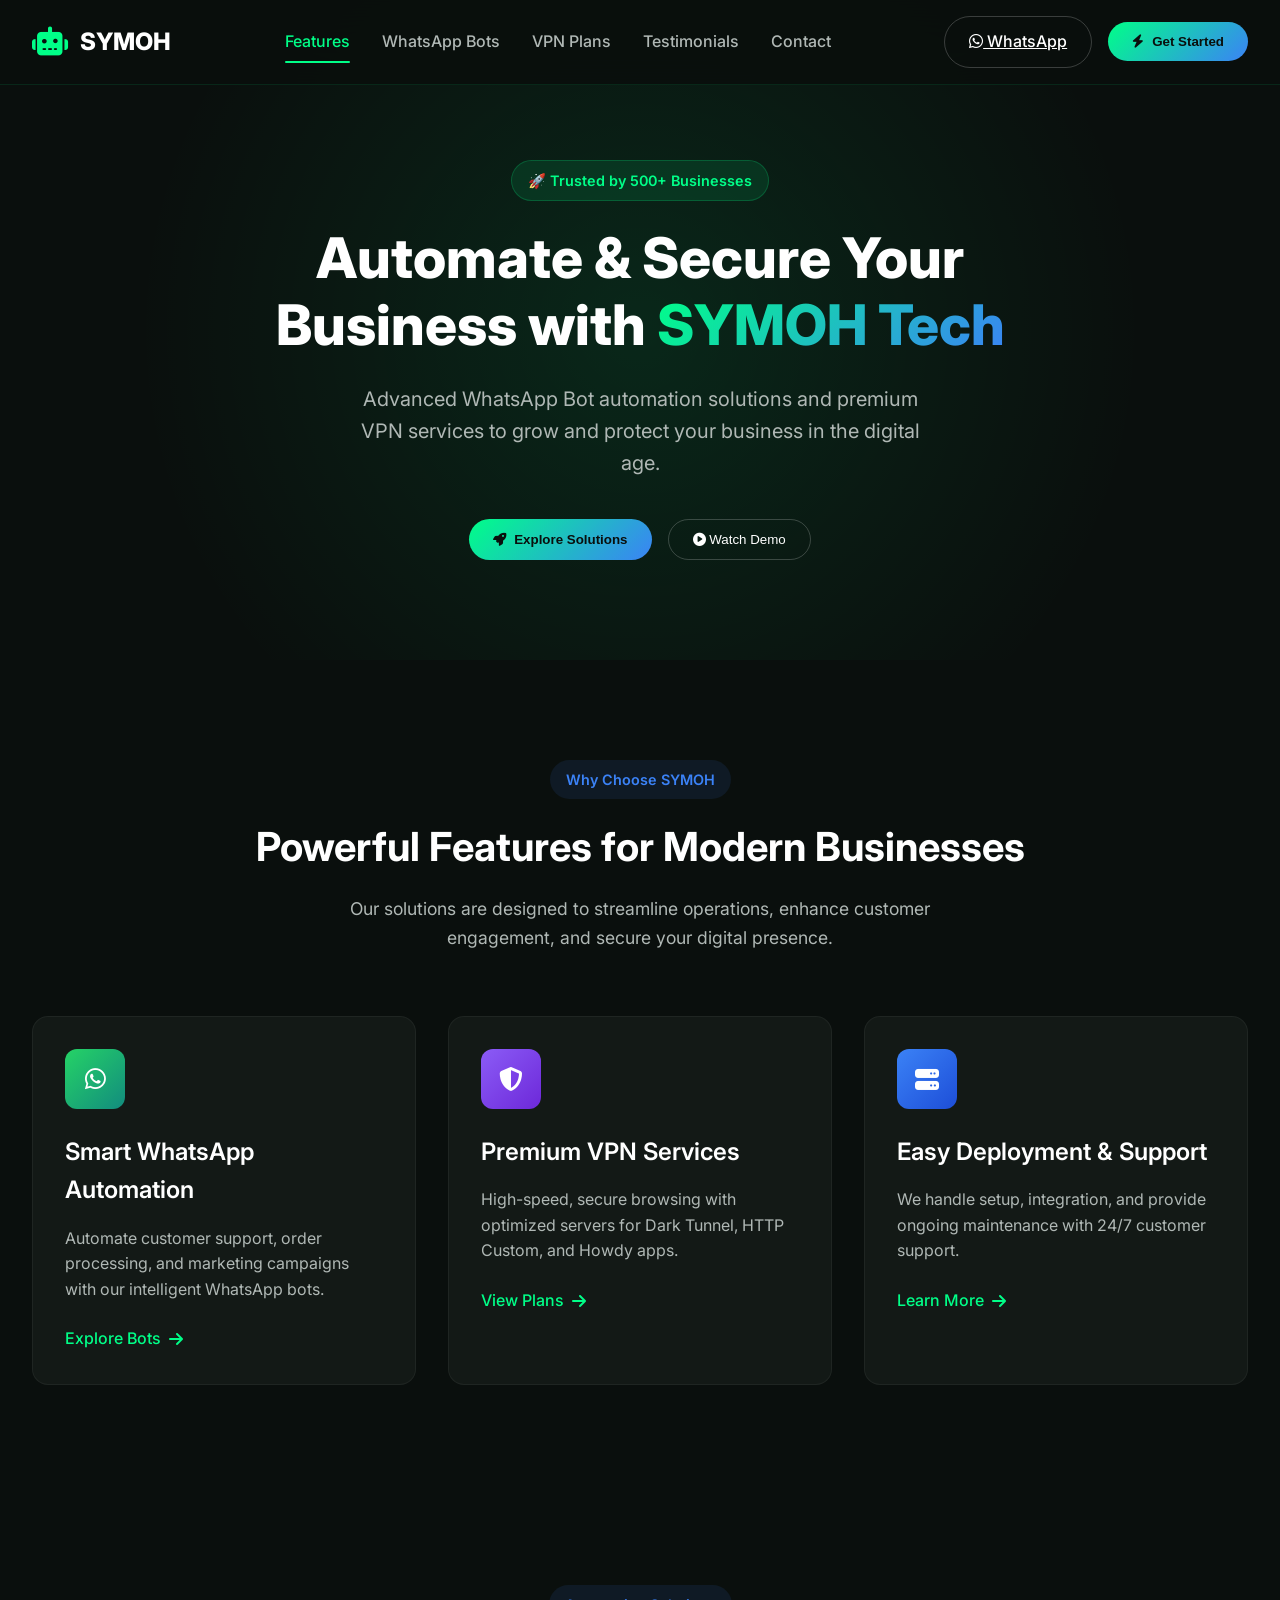
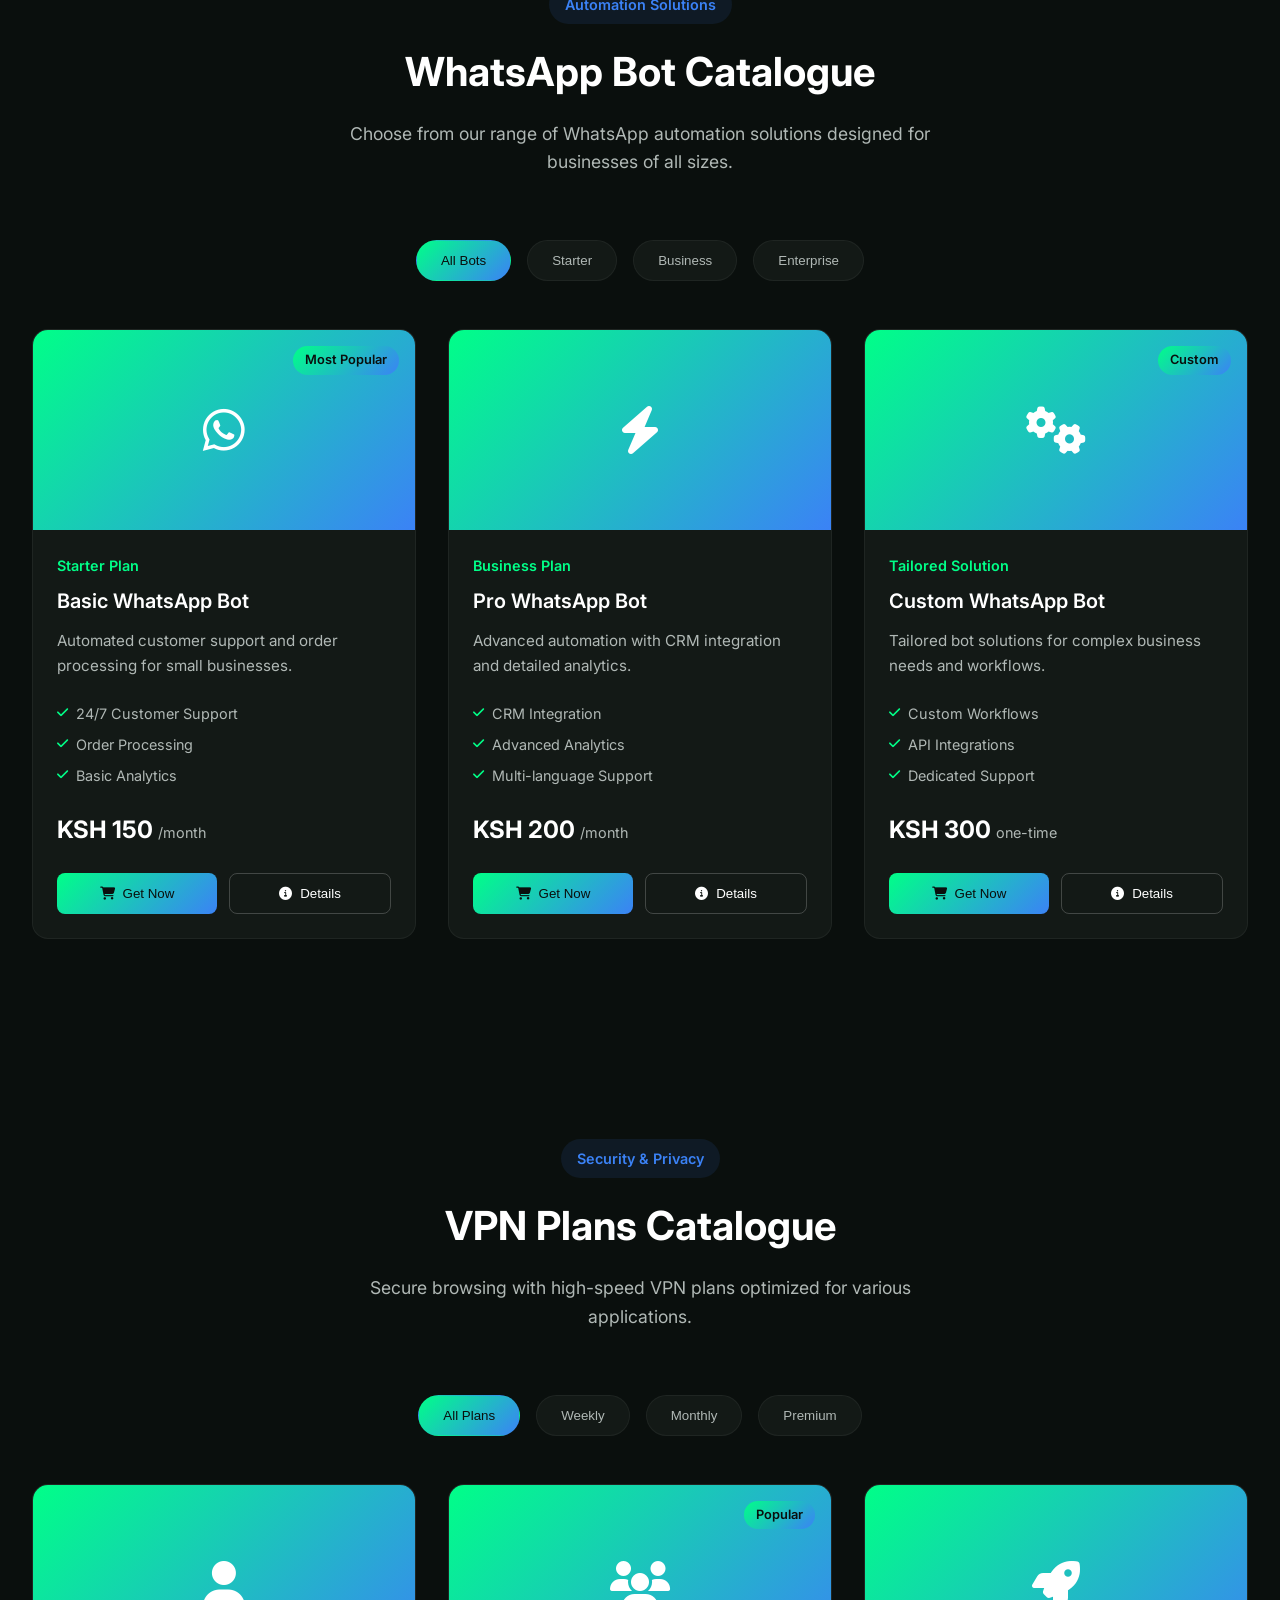
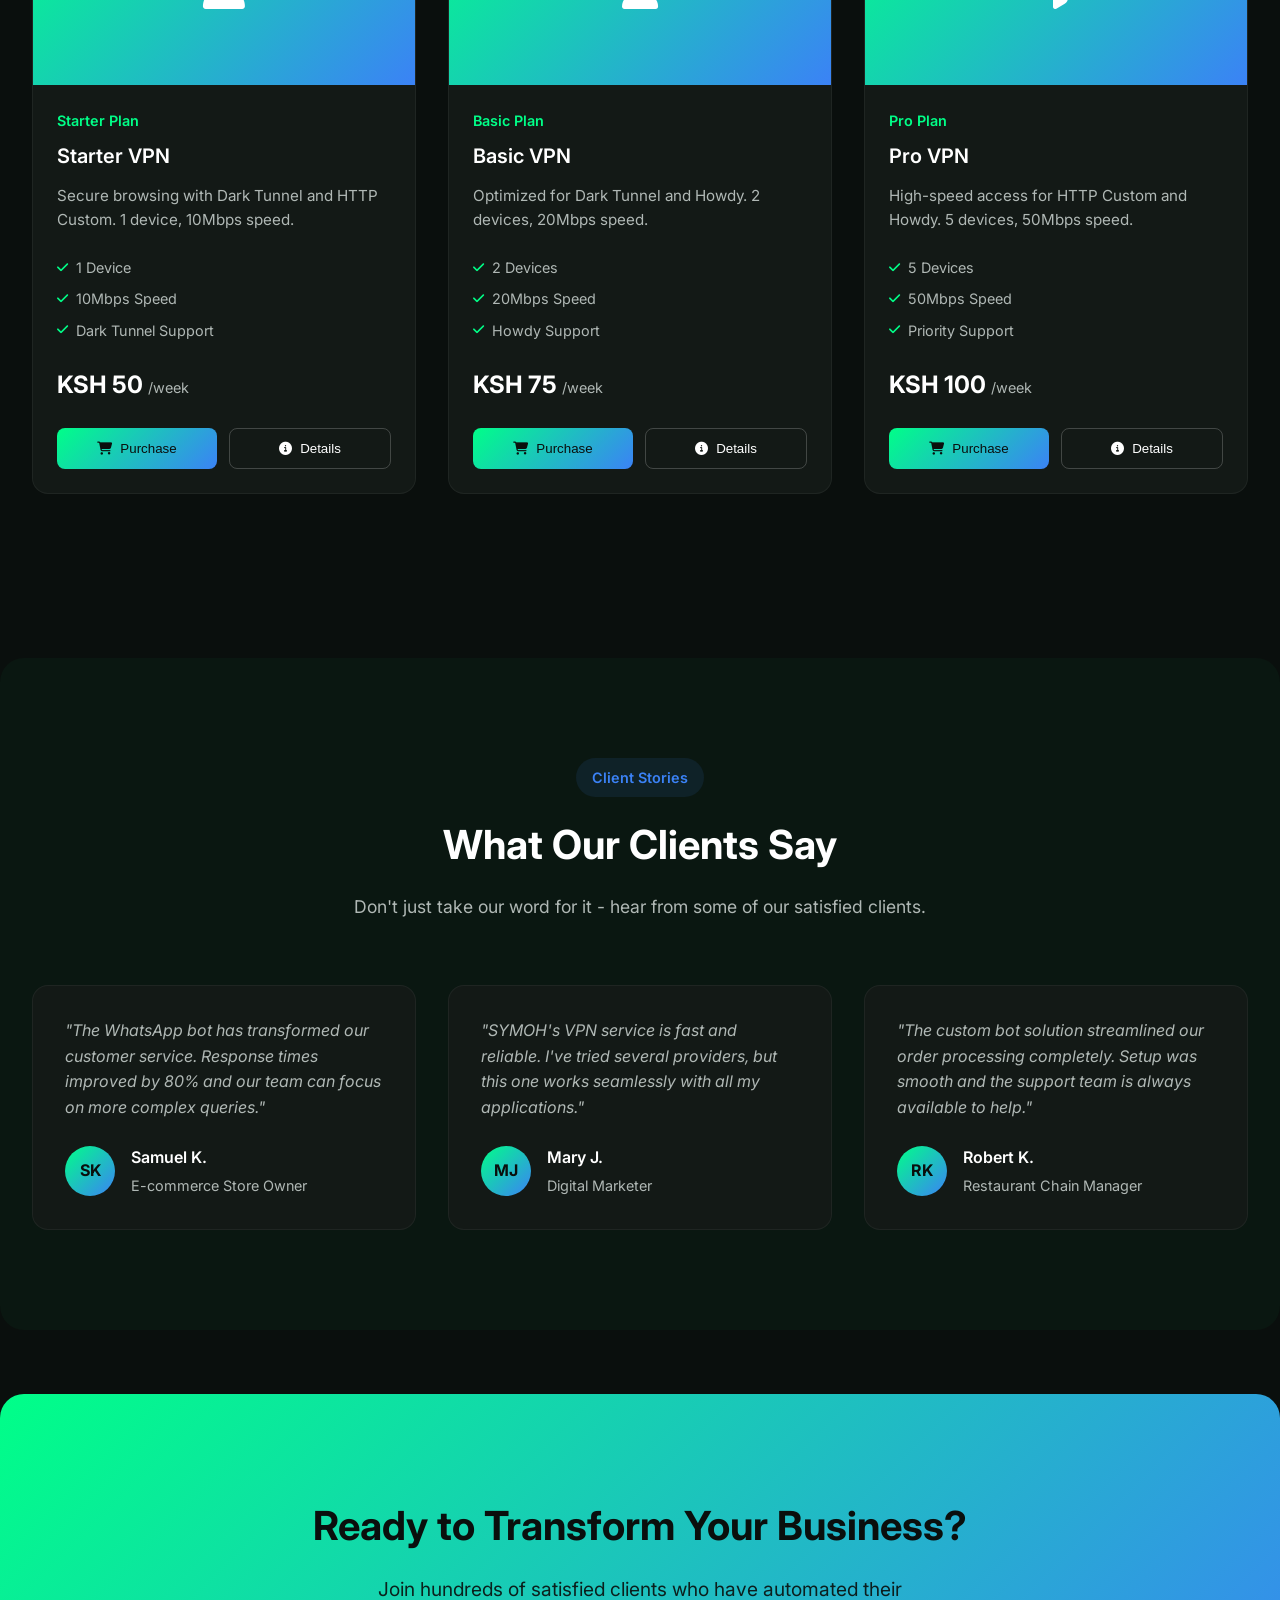
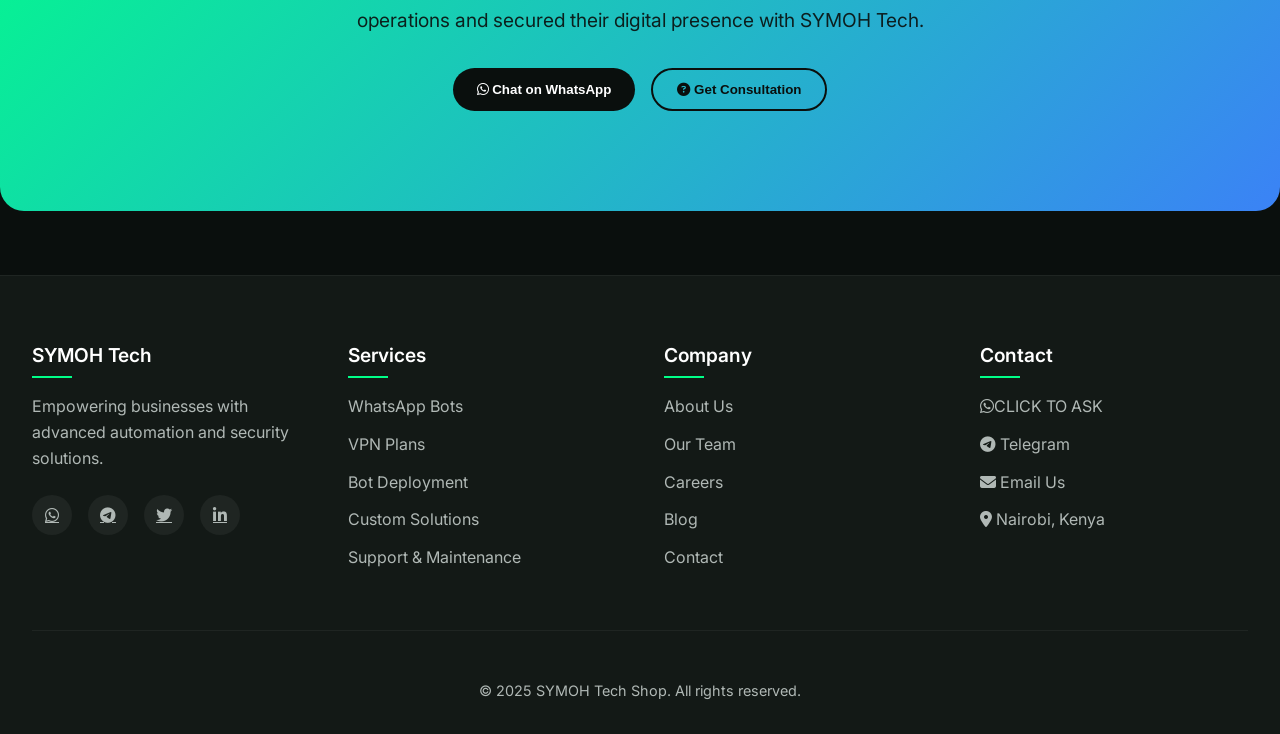
<file: Adams.cqd37lqq.html>
<!DOCTYPE html>
<html lang="en">
<head>
    <meta charset="UTF-8">
    <meta name="viewport" content="width=device-width, initial-scale=1.0">
    <title>SYMOH Tech | WhatsApp Bots & VPN Solutions</title>
    <link href="https://fonts.googleapis.com/css2?family=Inter:wght@300;400;500;600;700;800&display=swap" rel="stylesheet">
    <link rel="stylesheet" href="https://cdnjs.cloudflare.com/ajax/libs/font-awesome/6.4.0/css/all.min.css">
    <style>
        :root {
            --primary: #00ff88;
            --primary-dark: #00cc6a;
            --primary-light: #66ffb3;
            --dark-bg: #0a0f0d;
            --card-bg: #131916;
            --card-hover: #1a211e;
            --text-primary: #ffffff;
            --text-secondary: #b0b8b5;
            --accent-purple: #8b5cf6;
            --accent-blue: #3b82f6;
            --gradient: linear-gradient(135deg, var(--primary) 0%, var(--accent-blue) 100%);
        }

        * {
            margin: 0;
            padding: 0;
            box-sizing: border-box;
        }

        body {
            font-family: 'Inter', sans-serif;
            background: var(--dark-bg);
            color: var(--text-primary);
            line-height: 1.6;
            overflow-x: hidden;
        }

        /* Header & Navigation */
        header {
            background: rgba(10, 15, 13, 0.95);
            backdrop-filter: blur(20px);
            border-bottom: 1px solid rgba(0, 255, 136, 0.1);
            position: fixed;
            width: 100%;
            z-index: 1000;
            padding: 1rem 2rem;
        }

        .nav-container {
            max-width: 1400px;
            margin: 0 auto;
            display: flex;
            justify-content: space-between;
            align-items: center;
        }

        .logo {
            display: flex;
            align-items: center;
            gap: 12px;
            font-weight: 800;
            font-size: 1.5rem;
            color: var(--text-primary);
        }

        .logo-icon {
            color: var(--primary);
            font-size: 1.8rem;
        }

        .nav-links {
            display: flex;
            gap: 2rem;
        }

        .nav-links a {
            color: var(--text-secondary);
            text-decoration: none;
            font-weight: 500;
            transition: all 0.3s ease;
            position: relative;
        }

        .nav-links a:hover, .nav-links a.active {
            color: var(--primary);
        }

        .nav-links a.active::after {
            content: '';
            position: absolute;
            bottom: -8px;
            left: 0;
            width: 100%;
            height: 2px;
            background: var(--primary);
            border-radius: 2px;
        }

        .nav-actions {
            display: flex;
            gap: 1rem;
            align-items: center;
        }

        .cta-button {
            background: var(--gradient);
            color: var(--dark-bg);
            border: none;
            padding: 0.75rem 1.5rem;
            border-radius: 50px;
            font-weight: 600;
            cursor: pointer;
            transition: all 0.3s ease;
            display: flex;
            align-items: center;
            gap: 8px;
        }

        .cta-button:hover {
            transform: translateY(-2px);
            box-shadow: 0 10px 20px rgba(0, 255, 136, 0.3);
        }

        .menu-toggle {
            display: none;
            background: none;
            border: none;
            color: var(--text-primary);
            font-size: 1.5rem;
            cursor: pointer;
        }

        /* Hero Section */
        .hero {
            padding: 160px 2rem 100px;
            max-width: 1400px;
            margin: 0 auto;
            text-align: center;
            position: relative;
        }

        .hero-bg {
            position: absolute;
            top: 0;
            left: 0;
            width: 100%;
            height: 100%;
            background: radial-gradient(circle at center, rgba(0, 255, 136, 0.1) 0%, transparent 70%);
            z-index: -1;
        }

        .hero-content {
            max-width: 800px;
            margin: 0 auto;
        }

        .hero-badge {
            display: inline-block;
            background: rgba(0, 255, 136, 0.1);
            color: var(--primary);
            padding: 0.5rem 1rem;
            border-radius: 50px;
            font-size: 0.9rem;
            font-weight: 600;
            margin-bottom: 1.5rem;
            border: 1px solid rgba(0, 255, 136, 0.2);
        }

        .hero h1 {
            font-size: 3.5rem;
            font-weight: 800;
            margin-bottom: 1.5rem;
            line-height: 1.2;
        }

        .hero h1 span {
            background: var(--gradient);
            -webkit-background-clip: text;
            -webkit-text-fill-color: transparent;
        }

        .hero p {
            font-size: 1.25rem;
            color: var(--text-secondary);
            margin-bottom: 2.5rem;
            max-width: 600px;
            margin-left: auto;
            margin-right: auto;
        }

        .hero-actions {
            display: flex;
            gap: 1rem;
            justify-content: center;
            flex-wrap: wrap;
        }

        .secondary-button {
            background: transparent;
            color: var(--text-primary);
            border: 1px solid rgba(255, 255, 255, 0.2);
            padding: 0.75rem 1.5rem;
            border-radius: 50px;
            font-weight: 500;
            cursor: pointer;
            transition: all 0.3s ease;
        }

        .secondary-button:hover {
            background: rgba(255, 255, 255, 0.05);
            border-color: rgba(255, 255, 255, 0.3);
        }

        /* Features Section */
        .features {
            padding: 100px 2rem;
            max-width: 1400px;
            margin: 0 auto;
        }

        .section-header {
            text-align: center;
            margin-bottom: 4rem;
        }

        .section-label {
            display: inline-block;
            background: rgba(59, 130, 246, 0.1);
            color: var(--accent-blue);
            padding: 0.5rem 1rem;
            border-radius: 50px;
            font-size: 0.9rem;
            font-weight: 600;
            margin-bottom: 1rem;
        }

        .section-title {
            font-size: 2.5rem;
            font-weight: 700;
            margin-bottom: 1rem;
        }

        .section-subtitle {
            font-size: 1.1rem;
            color: var(--text-secondary);
            max-width: 600px;
            margin: 0 auto;
        }

        .features-grid {
            display: grid;
            grid-template-columns: repeat(auto-fit, minmax(300px, 1fr));
            gap: 2rem;
        }

        .feature-card {
            background: var(--card-bg);
            border-radius: 16px;
            padding: 2rem;
            transition: all 0.3s ease;
            border: 1px solid rgba(255, 255, 255, 0.05);
        }

        .feature-card:hover {
            transform: translateY(-5px);
            background: var(--card-hover);
            border-color: rgba(0, 255, 136, 0.2);
            box-shadow: 0 10px 30px rgba(0, 0, 0, 0.3);
        }

        .feature-icon {
            width: 60px;
            height: 60px;
            border-radius: 12px;
            display: flex;
            align-items: center;
            justify-content: center;
            margin-bottom: 1.5rem;
            font-size: 1.5rem;
        }

        .icon-whatsapp {
            background: linear-gradient(135deg, #25D366 0%, #128C7E 100%);
        }

        .icon-vpn {
            background: linear-gradient(135deg, var(--accent-purple) 0%, #6D28D9 100%);
        }

        .icon-deploy {
            background: linear-gradient(135deg, var(--accent-blue) 0%, #1D4ED8 100%);
        }

        .feature-card h3 {
            font-size: 1.5rem;
            font-weight: 600;
            margin-bottom: 1rem;
        }

        .feature-card p {
            color: var(--text-secondary);
            margin-bottom: 1.5rem;
        }

        .feature-link {
            color: var(--primary);
            text-decoration: none;
            font-weight: 500;
            display: flex;
            align-items: center;
            gap: 8px;
            transition: gap 0.3s ease;
        }

        .feature-link:hover {
            gap: 12px;
        }

        /* Catalogue Section */
        .catalogue {
            padding: 100px 2rem;
            max-width: 1400px;
            margin: 0 auto;
        }

        .category-tabs {
            display: flex;
            justify-content: center;
            gap: 1rem;
            margin-bottom: 3rem;
            flex-wrap: wrap;
        }

        .category-tab {
            background: var(--card-bg);
            color: var(--text-secondary);
            border: 1px solid rgba(255, 255, 255, 0.05);
            padding: 0.75rem 1.5rem;
            border-radius: 50px;
            cursor: pointer;
            transition: all 0.3s ease;
            font-weight: 500;
        }

        .category-tab.active {
            background: var(--gradient);
            color: var(--dark-bg);
            border-color: transparent;
        }

        .products-grid {
            display: grid;
            grid-template-columns: repeat(auto-fill, minmax(320px, 1fr));
            gap: 2rem;
        }

        .product-card {
            background: var(--card-bg);
            border-radius: 16px;
            overflow: hidden;
            transition: all 0.3s ease;
            border: 1px solid rgba(255, 255, 255, 0.05);
            position: relative;
        }

        .product-card:hover {
            transform: translateY(-5px);
            box-shadow: 0 15px 40px rgba(0, 0, 0, 0.4);
            border-color: rgba(0, 255, 136, 0.2);
        }

        .product-badge {
            position: absolute;
            top: 1rem;
            right: 1rem;
            background: var(--gradient);
            color: var(--dark-bg);
            padding: 0.25rem 0.75rem;
            border-radius: 50px;
            font-size: 0.8rem;
            font-weight: 600;
            z-index: 2;
        }

        .product-image {
            height: 200px;
            width: 100%;
            background: linear-gradient(135deg, var(--primary) 0%, var(--accent-blue) 100%);
            display: flex;
            align-items: center;
            justify-content: center;
            color: white;
            font-size: 3rem;
        }

        .product-content {
            padding: 1.5rem;
        }

        .product-category {
            color: var(--primary);
            font-size: 0.9rem;
            font-weight: 600;
            margin-bottom: 0.5rem;
            display: block;
        }

        .product-title {
            font-size: 1.25rem;
            font-weight: 600;
            margin-bottom: 0.75rem;
        }

        .product-description {
            color: var(--text-secondary);
            margin-bottom: 1.5rem;
            font-size: 0.95rem;
        }

        .product-features {
            margin-bottom: 1.5rem;
        }

        .product-feature {
            display: flex;
            align-items: center;
            gap: 0.5rem;
            margin-bottom: 0.5rem;
            font-size: 0.9rem;
            color: var(--text-secondary);
        }

        .product-feature i {
            color: var(--primary);
            font-size: 0.8rem;
        }

        .product-pricing {
            display: flex;
            justify-content: space-between;
            align-items: center;
            margin-bottom: 1.5rem;
        }

        .price {
            font-size: 1.5rem;
            font-weight: 700;
        }

        .price-period {
            font-size: 0.9rem;
            color: var(--text-secondary);
            font-weight: 400;
        }

        .product-actions {
            display: flex;
            gap: 0.75rem;
        }

        .btn-primary, .btn-secondary {
            flex: 1;
            padding: 0.75rem 1rem;
            border-radius: 8px;
            font-weight: 500;
            cursor: pointer;
            transition: all 0.3s ease;
            text-align: center;
            text-decoration: none;
            display: flex;
            align-items: center;
            justify-content: center;
            gap: 8px;
        }

        .btn-primary {
            background: var(--gradient);
            color: var(--dark-bg);
            border: none;
        }

        .btn-primary:hover {
            transform: translateY(-2px);
            box-shadow: 0 5px 15px rgba(0, 255, 136, 0.3);
        }

        .btn-secondary {
            background: transparent;
            color: var(--text-primary);
            border: 1px solid rgba(255, 255, 255, 0.2);
        }

        .btn-secondary:hover {
            background: rgba(255, 255, 255, 0.05);
            border-color: rgba(255, 255, 255, 0.3);
        }

        /* Testimonials */
        .testimonials {
            padding: 100px 2rem;
            max-width: 1400px;
            margin: 0 auto;
            background: rgba(0, 255, 136, 0.03);
            border-radius: 24px;
            margin-top: 4rem;
            margin-bottom: 4rem;
        }

        .testimonials-grid {
            display: grid;
            grid-template-columns: repeat(auto-fit, minmax(300px, 1fr));
            gap: 2rem;
            margin-top: 3rem;
        }

        .testimonial-card {
            background: var(--card-bg);
            border-radius: 16px;
            padding: 2rem;
            border: 1px solid rgba(255, 255, 255, 0.05);
        }

        .testimonial-content {
            margin-bottom: 1.5rem;
            position: relative;
        }

        .testimonial-content p {
            font-style: italic;
            color: var(--text-secondary);
        }

        .testimonial-content::before {
            content: """;
            font-size: 4rem;
            color: var(--primary);
            position: absolute;
            top: -1.5rem;
            left: -0.5rem;
            opacity: 0.2;
            font-family: Georgia, serif;
        }

        .testimonial-author {
            display: flex;
            align-items: center;
            gap: 1rem;
        }

        .author-avatar {
            width: 50px;
            height: 50px;
            border-radius: 50%;
            background: var(--gradient);
            display: flex;
            align-items: center;
            justify-content: center;
            color: var(--dark-bg);
            font-weight: 700;
        }

        .author-info h4 {
            font-weight: 600;
            margin-bottom: 0.25rem;
        }

        .author-info p {
            font-size: 0.9rem;
            color: var(--text-secondary);
        }

        /* CTA Section */
        .cta-section {
            padding: 100px 2rem;
            max-width: 1400px;
            margin: 0 auto;
            text-align: center;
            background: var(--gradient);
            border-radius: 24px;
            color: var(--dark-bg);
            margin-bottom: 4rem;
        }

        .cta-section h2 {
            font-size: 2.5rem;
            font-weight: 700;
            margin-bottom: 1rem;
        }

        .cta-section p {
            font-size: 1.2rem;
            margin-bottom: 2rem;
            max-width: 600px;
            margin-left: auto;
            margin-right: auto;
            opacity: 0.9;
        }

        .cta-buttons {
            display: flex;
            gap: 1rem;
            justify-content: center;
            flex-wrap: wrap;
        }

        .btn-dark {
            background: var(--dark-bg);
            color: white;
            border: none;
            padding: 0.75rem 1.5rem;
            border-radius: 50px;
            font-weight: 600;
            cursor: pointer;
            transition: all 0.3s ease;
        }

        .btn-dark:hover {
            transform: translateY(-2px);
            box-shadow: 0 5px 15px rgba(0, 0, 0, 0.3);
        }

        .btn-outline-dark {
            background: transparent;
            color: var(--dark-bg);
            border: 2px solid var(--dark-bg);
            padding: 0.75rem 1.5rem;
            border-radius: 50px;
            font-weight: 600;
            cursor: pointer;
            transition: all 0.3s ease;
        }

        .btn-outline-dark:hover {
            background: var(--dark-bg);
            color: white;
        }

        /* Footer */
        footer {
            background: var(--card-bg);
            padding: 4rem 2rem 2rem;
            border-top: 1px solid rgba(255, 255, 255, 0.05);
        }

        .footer-container {
            max-width: 1400px;
            margin: 0 auto;
            display: grid;
            grid-template-columns: repeat(auto-fit, minmax(250px, 1fr));
            gap: 3rem;
        }

        .footer-col h3 {
            font-size: 1.2rem;
            font-weight: 600;
            margin-bottom: 1.5rem;
            position: relative;
        }

        .footer-col h3::after {
            content: '';
            position: absolute;
            bottom: -8px;
            left: 0;
            width: 40px;
            height: 2px;
            background: var(--primary);
        }

        .footer-links {
            list-style: none;
        }

        .footer-links li {
            margin-bottom: 0.75rem;
        }

        .footer-links a {
            color: var(--text-secondary);
            text-decoration: none;
            transition: all 0.3s ease;
        }

        .footer-links a:hover {
            color: var(--primary);
            padding-left: 5px;
        }

        .social-links {
            display: flex;
            gap: 1rem;
            margin-top: 1.5rem;
        }

        .social-links a {
            display: flex;
            align-items: center;
            justify-content: center;
            width: 40px;
            height: 40px;
            border-radius: 50%;
            background: rgba(255, 255, 255, 0.05);
            color: var(--text-secondary);
            transition: all 0.3s ease;
        }

        .social-links a:hover {
            background: var(--primary);
            color: var(--dark-bg);
            transform: translateY(-3px);
        }

        .copyright {
            text-align: center;
            padding-top: 3rem;
            margin-top: 3rem;
            border-top: 1px solid rgba(255, 255, 255, 0.05);
            color: var(--text-secondary);
            font-size: 0.9rem;
        }

        /* Responsive Design */
        @media (max-width: 968px) {
            .nav-links, .nav-actions {
                display: none;
            }

            .menu-toggle {
                display: block;
            }

            .hero h1 {
                font-size: 2.5rem;
            }

            .section-title {
                font-size: 2rem;
            }
        }

        @media (max-width: 768px) {
            .hero {
                padding: 120px 1.5rem 80px;
            }

            .hero h1 {
                font-size: 2rem;
            }

            .hero p {
                font-size: 1.1rem;
            }

            .features, .catalogue, .testimonials, .cta-section {
                padding: 80px 1.5rem;
            }

            .products-grid {
                grid-template-columns: 1fr;
            }

            .product-actions {
                flex-direction: column;
            }
        }
    </style>
</head>
<body>
    <!-- Header -->
    <header>
        <div class="nav-container">
            <div class="logo">
                <i class="fas fa-robot logo-icon"></i>
                <span>SYMOH</span>
            </div>
            <nav class="nav-links">
                <a href="#features" class="active">Features</a>
                <a href="#whatsapp-bots">WhatsApp Bots</a>
                <a href="#vpn-plans">VPN Plans</a>
                <a href="#testimonials">Testimonials</a>
                <a href="#contact">Contact</a>
            </nav>
            <div class="nav-actions">
                <a href="https://wa.me/254788729180" class="secondary-button">
                    <i class="fab fa-whatsapp"></i> WhatsApp
                </a>
                <button class="cta-button">
                    <i class="fas fa-bolt"></i> Get Started
                </button>
            </div>
            <button class="menu-toggle">
                <i class="fas fa-bars"></i>
            </button>
        </div>
    </header>

    <!-- Hero Section -->
    <section class="hero">
        <div class="hero-bg"></div>
        <div class="hero-content">
            <span class="hero-badge">🚀 Trusted by 500+ Businesses</span>
            <h1>Automate & Secure Your Business with <span>SYMOH Tech</span></h1>
            <p>Advanced WhatsApp Bot automation solutions and premium VPN services to grow and protect your business in the digital age.</p>
            <div class="hero-actions">
                <button class="cta-button">
                    <i class="fas fa-rocket"></i> Explore Solutions
                </button>
                <button class="secondary-button">
                    <i class="fas fa-play-circle"></i> Watch Demo
                </button>
            </div>
        </div>
    </section>

    <!-- Features Section -->
    <section class="features" id="features">
        <div class="section-header">
            <span class="section-label">Why Choose SYMOH</span>
            <h2 class="section-title">Powerful Features for Modern Businesses</h2>
            <p class="section-subtitle">Our solutions are designed to streamline operations, enhance customer engagement, and secure your digital presence.</p>
        </div>
        <div class="features-grid">
            <div class="feature-card">
                <div class="feature-icon icon-whatsapp">
                    <i class="fab fa-whatsapp"></i>
                </div>
                <h3>Smart WhatsApp Automation</h3>
                <p>Automate customer support, order processing, and marketing campaigns with our intelligent WhatsApp bots.</p>
                <a href="#whatsapp-bots" class="feature-link">
                    Explore Bots <i class="fas fa-arrow-right"></i>
                </a>
            </div>
            <div class="feature-card">
                <div class="feature-icon icon-vpn">
                    <i class="fas fa-shield-alt"></i>
                </div>
                <h3>Premium VPN Services</h3>
                <p>High-speed, secure browsing with optimized servers for Dark Tunnel, HTTP Custom, and Howdy apps.</p>
                <a href="#vpn-plans" class="feature-link">
                    View Plans <i class="fas fa-arrow-right"></i>
                </a>
            </div>
            <div class="feature-card">
                <div class="feature-icon icon-deploy">
                    <i class="fas fa-server"></i>
                </div>
                <h3>Easy Deployment & Support</h3>
                <p>We handle setup, integration, and provide ongoing maintenance with 24/7 customer support.</p>
                <a href="#deployment" class="feature-link">
                    Learn More <i class="fas fa-arrow-right"></i>
                </a>
            </div>
        </div>
    </section>

    <!-- WhatsApp Bots Catalogue -->
    <section class="catalogue" id="whatsapp-bots">
        <div class="section-header">
            <span class="section-label">Automation Solutions</span>
            <h2 class="section-title">WhatsApp Bot Catalogue</h2>
            <p class="section-subtitle">Choose from our range of WhatsApp automation solutions designed for businesses of all sizes.</p>
        </div>

        <div class="category-tabs">
            <button class="category-tab active">All Bots</button>
            <button class="category-tab">Starter</button>
            <button class="category-tab">Business</button>
            <button class="category-tab">Enterprise</button>
        </div>

        <div class="products-grid">
            <!-- Basic WhatsApp Bot -->
            <div class="product-card">
                <div class="product-badge">Most Popular</div>
                <div class="product-image">
                    <i class="fab fa-whatsapp"></i>
                </div>
                <div class="product-content">
                    <span class="product-category">Starter Plan</span>
                    <h3 class="product-title">Basic WhatsApp Bot</h3>
                    <p class="product-description">Automated customer support and order processing for small businesses.</p>
                    
                    <div class="product-features">
                        <div class="product-feature">
                            <i class="fas fa-check"></i>
                            <span>24/7 Customer Support</span>
                        </div>
                        <div class="product-feature">
                            <i class="fas fa-check"></i>
                            <span>Order Processing</span>
                        </div>
                        <div class="product-feature">
                            <i class="fas fa-check"></i>
                            <span>Basic Analytics</span>
                        </div>
                    </div>
                    
                    <div class="product-pricing">
                        <div class="price">KSH 150 <span class="price-period">/month</span></div>
                    </div>
                    
                    <div class="product-actions">
                        <button class="btn-primary">
                            <i class="fas fa-shopping-cart"></i> Get Now
                        </button>
                        <button class="btn-secondary">
                            <i class="fas fa-info-circle"></i> Details
                        </button>
                    </div>
                </div>
            </div>

            <!-- Pro WhatsApp Bot -->
            <div class="product-card">
                <div class="product-image">
                    <i class="fas fa-bolt"></i>
                </div>
                <div class="product-content">
                    <span class="product-category">Business Plan</span>
                    <h3 class="product-title">Pro WhatsApp Bot</h3>
                    <p class="product-description">Advanced automation with CRM integration and detailed analytics.</p>
                    
                    <div class="product-features">
                        <div class="product-feature">
                            <i class="fas fa-check"></i>
                            <span>CRM Integration</span>
                        </div>
                        <div class="product-feature">
                            <i class="fas fa-check"></i>
                            <span>Advanced Analytics</span>
                        </div>
                        <div class="product-feature">
                            <i class="fas fa-check"></i>
                            <span>Multi-language Support</span>
                        </div>
                    </div>
                    
                    <div class="product-pricing">
                        <div class="price">KSH 200 <span class="price-period">/month</span></div>
                    </div>
                    
                    <div class="product-actions">
                        <button class="btn-primary">
                            <i class="fas fa-shopping-cart"></i> Get Now
                        </button>
                        <button class="btn-secondary">
                            <i class="fas fa-info-circle"></i> Details
                        </button>
                    </div>
                </div>
            </div>

            <!-- Custom WhatsApp Bot -->
            <div class="product-card">
                <div class="product-badge">Custom</div>
                <div class="product-image">
                    <i class="fas fa-cogs"></i>
                </div>
                <div class="product-content">
                    <span class="product-category">Tailored Solution</span>
                    <h3 class="product-title">Custom WhatsApp Bot</h3>
                    <p class="product-description">Tailored bot solutions for complex business needs and workflows.</p>
                    
                    <div class="product-features">
                        <div class="product-feature">
                            <i class="fas fa-check"></i>
                            <span>Custom Workflows</span>
                        </div>
                        <div class="product-feature">
                            <i class="fas fa-check"></i>
                            <span>API Integrations</span>
                        </div>
                        <div class="product-feature">
                            <i class="fas fa-check"></i>
                            <span>Dedicated Support</span>
                        </div>
                    </div>
                    
                    <div class="product-pricing">
                        <div class="price">KSH 300 <span class="price-period">one-time</span></div>
                    </div>
                    
                    <div class="product-actions">
                        <button class="btn-primary">
                            <i class="fas fa-shopping-cart"></i> Get Now
                        </button>
                        <button class="btn-secondary">
                            <i class="fas fa-info-circle"></i> Details
                        </button>
                    </div>
                </div>
            </div>
        </div>
    </section>

    <!-- VPN Plans Catalogue -->
    <section class="catalogue" id="vpn-plans">
        <div class="section-header">
            <span class="section-label">Security & Privacy</span>
            <h2 class="section-title">VPN Plans Catalogue</h2>
            <p class="section-subtitle">Secure browsing with high-speed VPN plans optimized for various applications.</p>
        </div>

        <div class="category-tabs">
            <button class="category-tab active">All Plans</button>
            <button class="category-tab">Weekly</button>
            <button class="category-tab">Monthly</button>
            <button class="category-tab">Premium</button>
        </div>

        <div class="products-grid">
            <!-- Starter VPN -->
            <div class="product-card">
                <div class="product-image">
                    <i class="fas fa-user"></i>
                </div>
                <div class="product-content">
                    <span class="product-category">Starter Plan</span>
                    <h3 class="product-title">Starter VPN</h3>
                    <p class="product-description">Secure browsing with Dark Tunnel and HTTP Custom. 1 device, 10Mbps speed.</p>
                    
                    <div class="product-features">
                        <div class="product-feature">
                            <i class="fas fa-check"></i>
                            <span>1 Device</span>
                        </div>
                        <div class="product-feature">
                            <i class="fas fa-check"></i>
                            <span>10Mbps Speed</span>
                        </div>
                        <div class="product-feature">
                            <i class="fas fa-check"></i>
                            <span>Dark Tunnel Support</span>
                        </div>
                    </div>
                    
                    <div class="product-pricing">
                        <div class="price">KSH 50 <span class="price-period">/week</span></div>
                    </div>
                    
                    <div class="product-actions">
                        <button class="btn-primary">
                            <i class="fas fa-shopping-cart"></i> Purchase
                        </button>
                        <button class="btn-secondary">
                            <i class="fas fa-info-circle"></i> Details
                        </button>
                    </div>
                </div>
            </div>

            <!-- Basic VPN -->
            <div class="product-card">
                <div class="product-badge">Popular</div>
                <div class="product-image">
                    <i class="fas fa-users"></i>
                </div>
                <div class="product-content">
                    <span class="product-category">Basic Plan</span>
                    <h3 class="product-title">Basic VPN</h3>
                    <p class="product-description">Optimized for Dark Tunnel and Howdy. 2 devices, 20Mbps speed.</p>
                    
                    <div class="product-features">
                        <div class="product-feature">
                            <i class="fas fa-check"></i>
                            <span>2 Devices</span>
                        </div>
                        <div class="product-feature">
                            <i class="fas fa-check"></i>
                            <span>20Mbps Speed</span>
                        </div>
                        <div class="product-feature">
                            <i class="fas fa-check"></i>
                            <span>Howdy Support</span>
                        </div>
                    </div>
                    
                    <div class="product-pricing">
                        <div class="price">KSH 75 <span class="price-period">/week</span></div>
                    </div>
                    
                    <div class="product-actions">
                        <button class="btn-primary">
                            <i class="fas fa-shopping-cart"></i> Purchase
                        </button>
                        <button class="btn-secondary">
                            <i class="fas fa-info-circle"></i> Details
                        </button>
                    </div>
                </div>
            </div>

            <!-- Pro VPN -->
            <div class="product-card">
                <div class="product-image">
                    <i class="fas fa-rocket"></i>
                </div>
                <div class="product-content">
                    <span class="product-category">Pro Plan</span>
                    <h3 class="product-title">Pro VPN</h3>
                    <p class="product-description">High-speed access for HTTP Custom and Howdy. 5 devices, 50Mbps speed.</p>
                    
                    <div class="product-features">
                        <div class="product-feature">
                            <i class="fas fa-check"></i>
                            <span>5 Devices</span>
                        </div>
                        <div class="product-feature">
                            <i class="fas fa-check"></i>
                            <span>50Mbps Speed</span>
                        </div>
                        <div class="product-feature">
                            <i class="fas fa-check"></i>
                            <span>Priority Support</span>
                        </div>
                    </div>
                    
                    <div class="product-pricing">
                        <div class="price">KSH 100 <span class="price-period">/week</span></div>
                    </div>
                    
                    <div class="product-actions">
                        <button class="btn-primary">
                            <i class="fas fa-shopping-cart"></i> Purchase
                        </button>
                        <button class="btn-secondary">
                            <i class="fas fa-info-circle"></i> Details
                        </button>
                    </div>
                </div>
            </div>
        </div>
    </section>

    <!-- Testimonials -->
    <section class="testimonials" id="testimonials">
        <div class="section-header">
            <span class="section-label">Client Stories</span>
            <h2 class="section-title">What Our Clients Say</h2>
            <p class="section-subtitle">Don't just take our word for it - hear from some of our satisfied clients.</p>
        </div>

        <div class="testimonials-grid">
            <div class="testimonial-card">
                <div class="testimonial-content">
                    <p>"The WhatsApp bot has transformed our customer service. Response times improved by 80% and our team can focus on more complex queries."</p>
                </div>
                <div class="testimonial-author">
                    <div class="author-avatar">SK</div>
                    <div class="author-info">
                        <h4>Samuel K.</h4>
                        <p>E-commerce Store Owner</p>
                    </div>
                </div>
            </div>

            <div class="testimonial-card">
                <div class="testimonial-content">
                    <p>"SYMOH's VPN service is fast and reliable. I've tried several providers, but this one works seamlessly with all my applications."</p>
                </div>
                <div class="testimonial-author">
                    <div class="author-avatar">MJ</div>
                    <div class="author-info">
                        <h4>Mary J.</h4>
                        <p>Digital Marketer</p>
                    </div>
                </div>
            </div>

            <div class="testimonial-card">
                <div class="testimonial-content">
                    <p>"The custom bot solution streamlined our order processing completely. Setup was smooth and the support team is always available to help."</p>
                </div>
                <div class="testimonial-author">
                    <div class="author-avatar">RK</div>
                    <div class="author-info">
                        <h4>Robert K.</h4>
                        <p>Restaurant Chain Manager</p>
                    </div>
                </div>
            </div>
        </div>
    </section>

    <!-- CTA Section -->
    <section class="cta-section">
        <h2>Ready to Transform Your Business?</h2>
        <p>Join hundreds of satisfied clients who have automated their operations and secured their digital presence with SYMOH Tech.</p>
        <div class="cta-buttons">
            <button class="btn-dark">
                <i class="fab fa-whatsapp"></i> Chat on WhatsApp
            </button>
            <button class="btn-outline-dark">
                <i class="fas fa-question-circle"></i> Get Consultation
            </button>
        </div>
    </section>

    <!-- Footer -->
    <footer>
        <div class="footer-container">
            <div class="footer-col">
                <h3>SYMOH Tech</h3>
                <p style="color: var(--text-secondary); margin-bottom: 1.5rem;">Empowering businesses with advanced automation and security solutions.</p>
                <div class="social-links">
                    <a href="#"><i class="fab fa-whatsapp"></i></a>
                    <a href="#"><i class="fab fa-telegram"></i></a>
                    <a href="#"><i class="fab fa-twitter"></i></a>
                    <a href="#"><i class="fab fa-linkedin-in"></i></a>
                </div>
            </div>

            <div class="footer-col">
                <h3>Services</h3>
                <ul class="footer-links">
                    <li><a href="#">WhatsApp Bots</a></li>
                    <li><a href="#">VPN Plans</a></li>
                    <li><a href="#">Bot Deployment</a></li>
                    <li><a href="#">Custom Solutions</a></li>
                    <li><a href="#">Support & Maintenance</a></li>
                </ul>
            </div>

            <div class="footer-col">
                <h3>Company</h3>
                <ul class="footer-links">
                    <li><a href="index.html">About Us</a></li>
                    <li><a href="#">Our Team</a></li>
                    <li><a href="#">Careers</a></li>
                    <li><a href="#">Blog</a></li>
                    <li><a href="index.html">Contact</a></li>
                </ul>
            </div>

            <div class="footer-col">
                <h3>Contact</h3>
                <ul class="footer-links">
                    <li><a href="https://wa.me/254788729180"><i class="fab fa-whatsapp"></i>CLICK TO ASK</a></li>
                    <li><a href="https://t.me/symohke2"><i class="fab fa-telegram"></i> Telegram</a></li>
                    <li><a href="mailto:info@symoh.com"><i class="fas fa-envelope"></i> Email Us</a></li>
                    <li><a href="wa.me/254788729180"><i class="fas fa-map-marker-alt"></i> Nairobi, Kenya</a></li>
                </ul>
            </div>
        </div>

        <div class="copyright">
            <p>&copy; 2025 SYMOH Tech Shop. All rights reserved.</p>
        </div>
    </footer>

    <script>
        // Simple interactive elements
        document.addEventListener('DOMContentLoaded', function() {
            // Category tabs
            const tabs = document.querySelectorAll('.category-tab');
            tabs.forEach(tab => {
                tab.addEventListener('click', () => {
                    tabs.forEach(t => t.classList.remove('active'));
                    tab.classList.add('active');
                });
            });

            // Product card buttons
            const primaryButtons = document.querySelectorAll('.btn-primary');
            primaryButtons.forEach(button => {
                button.addEventListener('click', function() {
                    const productTitle = this.closest('.product-card').querySelector('.product-title').textContent;
                    const message = encodeURIComponent(`I'm interested in purchasing: ${productTitle}`);
                    const whatsappUrl = `https://wa.me/254788729180?text=${message}`;
                    window.open(whatsappUrl, '_blank');
                });
            });

            // CTA buttons
            const ctaButtons = document.querySelectorAll('.cta-button, .btn-dark');
            ctaButtons.forEach(button => {
                button.addEventListener('click', function() {
                    const message = encodeURIComponent("Hello! I'd like to learn more about SYMOH Tech solutions.");
                    const whatsappUrl = `https://wa.me/254788729180?text=${message}`;
                    window.open(whatsappUrl, '_blank');
                });
            });

            // Smooth scrolling for navigation links
            document.querySelectorAll('a[href^="#"]').forEach(anchor => {
                anchor.addEventListener('click', function (e) {
                    e.preventDefault();
                    const target = document.querySelector(this.getAttribute('href'));
                    if (target) {
                        target.scrollIntoView({
                            behavior: 'smooth',
                            block: 'start'
                        });
                    }
                });
            });
        });
    </script>
</body>
</html>
</file>
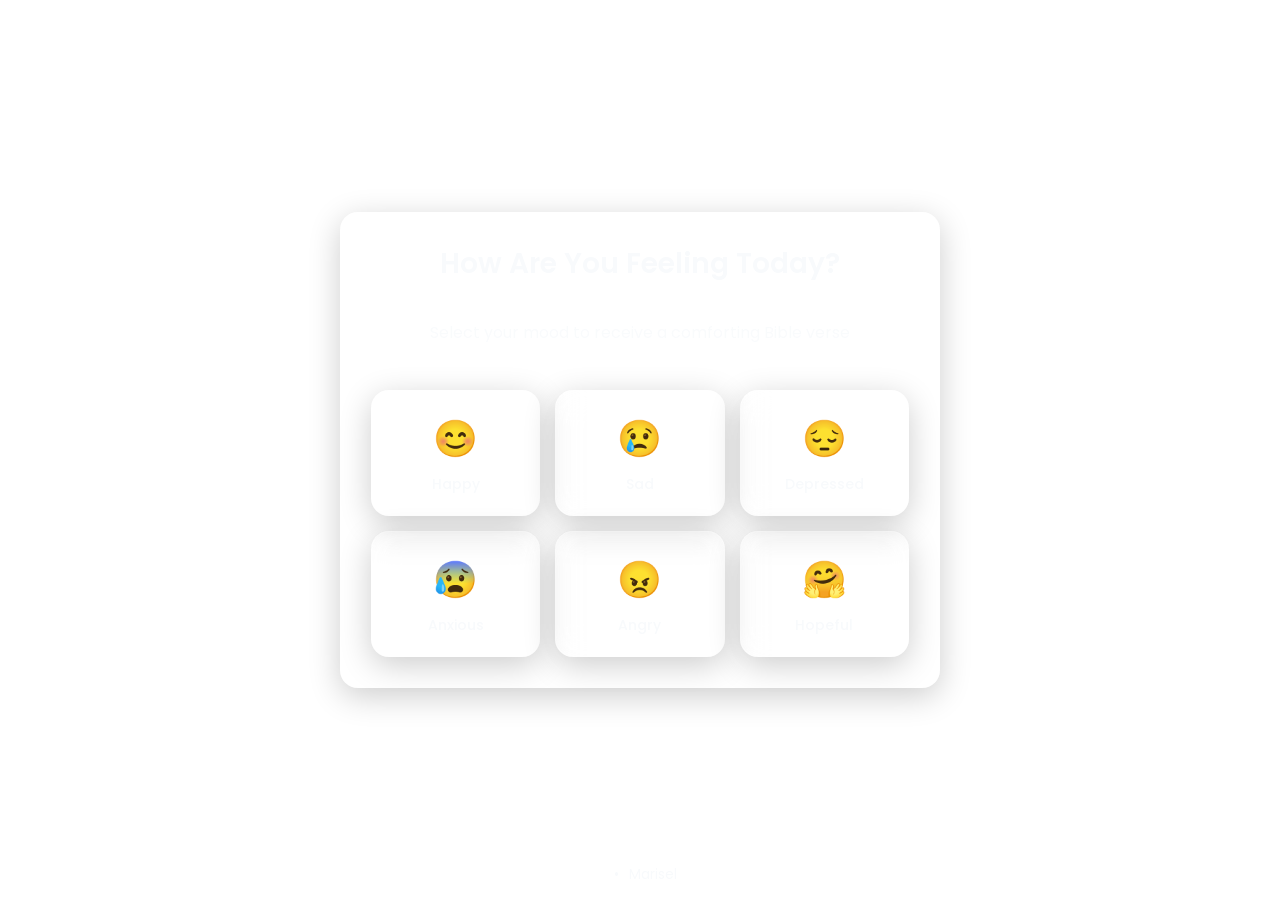
<file: Adams.e5jx055k.html>
<!DOCTYPE html>
<html lang="en">
<head>
    <meta charset="UTF-8">
    <meta name="viewport" content="width=device-width, initial-scale=1.0">
    <title>Bible Today</title>
    <link rel="stylesheet" href="https://cdnjs.cloudflare.com/ajax/libs/font-awesome/6.4.0/css/all.min.css">
    <style>
        @import url('https://fonts.googleapis.com/css2?family=Poppins:wght@300;400;500;600&display=swap');
        
        :root {
            --primary-color: #3b82f6;
            --text-light: #f8fafc;
            --icon-color: #64748b;
            --icon-hover: #3b82f6;
            --whatsapp-color: #25D366;
            --youtube-color: #FF0000;
            --glass-blur: 16px;
            --glass-border: 1px solid rgba(255, 255, 255, 0.15);
            --glass-bg: rgba(255, 255, 255, 0.1);
            --glass-shadow: 0 8px 32px rgba(0, 0, 0, 0.2);
        }
        
        * {
            margin: 0;
            padding: 0;
            box-sizing: border-box;
            font-family: 'Poppins', sans-serif;
        }
        
        html {
            scroll-behavior: smooth;
        }
        
        body {
            color: var(--text-light);
            min-height: 100vh;
            display: flex;
            flex-direction: column;
            overflow-x: hidden;
        }
        
        /* Video Background */
        .video-bg {
            position: fixed;
            top: 0;
            left: 0;
            width: 100%;
            height: 100%;
            object-fit: cover;
            z-index: -2;
            opacity: 0.8;
        }
        
        /* LiquidGlass Design Elements */
        .glass {
            background: var(--glass-bg);
            backdrop-filter: blur(var(--glass-blur));
            -webkit-backdrop-filter: blur(var(--glass-blur));
            border: var(--glass-border);
            box-shadow: var(--glass-shadow);
            border-radius: 18px;
            transition: all 0.3s ease;
        }
        
        .glass-btn {
            background: rgba(59, 130, 246, 0.7);
            backdrop-filter: blur(10px);
            -webkit-backdrop-filter: blur(10px);
            border: 1px solid rgba(255, 255, 255, 0.2);
            box-shadow: 0 4px 20px rgba(0, 0, 0, 0.1);
            color: white;
            border-radius: 24px;
            padding: 12px 25px;
            cursor: pointer;
            font-size: 16px;
            transition: all 0.3s ease;
        }
        
        .glass-btn:hover {
            background: rgba(59, 130, 246, 0.9);
            transform: translateY(-2px);
            box-shadow: 0 6px 24px rgba(0, 0, 0, 0.2);
        }
        
        /* Page Container */
        .page {
            min-height: 100vh;
            width: 100%;
            display: flex;
            flex-direction: column;
            align-items: center;
            justify-content: center;
            padding: 20px;
        }
        
        /* Feeling Page */
        #feeling-page {
            z-index: 10;
        }
        
        .feeling-container {
            width: 100%;
            max-width: 600px;
            padding: 30px;
            display: flex;
            flex-direction: column;
            align-items: center;
            gap: 25px;
        }
        
        .feeling-title {
            font-size: 28px;
            font-weight: 600;
            text-align: center;
            margin-bottom: 10px;
        }
        
        .feeling-subtitle {
            text-align: center;
            opacity: 0.8;
            margin-bottom: 20px;
        }
        
        .feeling-options {
            display: grid;
            grid-template-columns: repeat(3, 1fr);
            gap: 15px;
            width: 100%;
        }
        
        @media (max-width: 600px) {
            .feeling-options {
                grid-template-columns: repeat(2, 1fr);
            }
        }
        
        .feeling-option {
            display: flex;
            flex-direction: column;
            align-items: center;
            justify-content: center;
            padding: 20px;
            border-radius: 18px;
            cursor: pointer;
            transition: all 0.3s ease;
        }
        
        .feeling-option:hover {
            transform: translateY(-5px);
            background: rgba(255, 255, 255, 0.15);
        }
        
        .feeling-emoji {
            font-size: 36px;
            margin-bottom: 8px;
        }
        
        .feeling-name {
            font-size: 14px;
            font-weight: 500;
        }
        
        /* Comfort Verse Display */
        .comfort-container {
            width: 100%;
            max-width: 600px;
            padding: 30px;
            display: none;
            flex-direction: column;
            gap: 20px;
            text-align: center;
        }
        
        .comfort-text {
            font-size: 20px;
            line-height: 1.6;
            font-style: italic;
        }
        
        .comfort-reference {
            color: var(--primary-color);
            font-weight: 500;
            margin-top: 15px;
        }
        
        /* Bible Page */
        #bible-page {
            display: none;
            z-index: 5;
        }
        
        .header {
            width: 100%;
            max-width: 800px;
            padding: 15px 20px;
            display: flex;
            align-items: center;
            justify-content: space-between;
            margin-bottom: 20px;
        }
        
        .logo-container {
            display: flex;
            align-items: center;
            gap: 8px;
        }
        
        .logo {
            width: 30px;
            height: 30px;
            background-color: var(--primary-color);
            border-radius: 50%;
            display: flex;
            align-items: center;
            justify-content: center;
            font-weight: bold;
            color: white;
        }
        
        .channel-btns {
            display: flex;
            gap: 15px;
        }
        
        .channel-btn {
            background: none;
            border: none;
            color: var(--text-light);
            font-size: 18px;
            cursor: pointer;
            transition: all 0.2s;
        }
        
        .wa-btn:hover {
            color: var(--whatsapp-color);
        }
        
        .yt-btn:hover {
            color: var(--youtube-color);
        }
        
        .input-container {
            width: 100%;
            max-width: 600px;
            display: flex;
            flex-direction: column;
            gap: 15px;
        }
        
        .input-row {
            display: flex;
            gap: 10px;
            flex-wrap: wrap;
        }
        
        .input-field {
            flex: 1;
            min-width: 120px;
            padding: 12px 20px;
            border: none;
            border-radius: 18px;
            outline: none;
            font-size: 16px;
            background: var(--glass-bg);
            backdrop-filter: blur(var(--glass-blur));
            -webkit-backdrop-filter: blur(var(--glass-blur));
            border: var(--glass-border);
            color: white;
        }
        
        #testament-select, #book-select {
            flex: 1;
            min-width: 120px;
            padding: 12px 20px;
            border-radius: 18px;
            outline: none;
            font-size: 16px;
            background: var(--glass-bg);
            backdrop-filter: blur(var(--glass-blur));
            -webkit-backdrop-filter: blur(var(--glass-blur));
            border: var(--glass-border);
            color: white;
            appearance: none;
            -webkit-appearance: none;
            -moz-appearance: none;
            background-image: url("data:image/svg+xml;charset=UTF-8,%3csvg xmlns='http://www.w3.org/2000/svg' viewBox='0 0 24 24' fill='none' stroke='white' stroke-width='2' stroke-linecap='round' stroke-linejoin='round'%3e%3cpolyline points='6 9 12 15 18 9'%3e%3c/polyline%3e%3c/svg%3e");
            background-repeat: no-repeat;
            background-position: right 15px center;
            background-size: 15px;
        }
        
        .input-field::placeholder {
            color: #94a3b8;
        }
        
        .verse-container {
            width: 100%;
            max-width: 600px;
            min-height: 200px;
            border-radius: 18px;
            padding: 25px;
            display: flex;
            flex-direction: column;
            gap: 15px;
            position: relative;
        }
        
        .verse-text {
            font-size: 18px;
            line-height: 1.6;
        }
        
        .verse-reference {
            font-style: italic;
            color: var(--primary-color);
            text-align: right;
            margin-top: 15px;
        }
        
        .placeholder-text {
            color: #64748b;
            text-align: center;
            padding: 20px;
        }
        
        .loading {
            display: none;
            position: absolute;
            top: 50%;
            left: 50%;
            transform: translate(-50%, -50%);
        }
        
        .loading-spinner {
            width: 40px;
            height: 40px;
            border: 4px solid rgba(255,255,255,0.1);
            border-radius: 50%;
            border-top-color: var(--primary-color);
            animation: spin 1s linear infinite;
        }
        
        @keyframes spin {
            to { transform: rotate(360deg); }
        }
        
        .action-buttons {
            display: flex;
            gap: 15px;
            margin-top: 20px;
            justify-content: center;
            flex-wrap: wrap;
        }
        
        .action-btn {
            background: var(--glass-bg);
            backdrop-filter: blur(var(--glass-blur));
            -webkit-backdrop-filter: blur(var(--glass-blur));
            border: var(--glass-border);
            color: var(--text-light);
            border-radius: 18px;
            padding: 10px 20px;
            cursor: pointer;
            font-size: 14px;
            transition: all 0.3s ease;
            display: flex;
            align-items: center;
            gap: 8px;
        }
        
        .action-btn:hover {
            background: rgba(255, 255, 255, 0.2);
            transform: translateY(-2px);
        }
        
        /* Footer */
        .footer {
            width: 100%;
            padding: 15px;
            text-align: center;
            font-size: 14px;
            position: fixed;
            bottom: 0;
            left: 0;
            z-index: 20;
            display: flex;
            justify-content: center;
            align-items: center;
            gap: 10px;
        }
        
        /* Ad Container */
        .ad-container {
            position: fixed;
            bottom: 60px;
            left: 50%;
            transform: translateX(-50%);
            width: 90%;
            max-width: 500px;
            padding: 15px;
            border-radius: 18px;
            display: flex;
            flex-direction: column;
            gap: 10px;
            align-items: center;
            z-index: 15;
            animation: slideIn 0.5s ease-out;
        }
        
        @keyframes slideIn {
            from { bottom: -100px; opacity: 0; }
            to { bottom: 60px; opacity: 1; }
        }
        
        .ad-close {
            position: absolute;
            top: 10px;
            right: 10px;
            background: none;
            border: none;
            color: var(--text-light);
            font-size: 16px;
            cursor: pointer;
            opacity: 0.7;
        }
        
        .ad-close:hover {
            opacity: 1;
        }
        
        .ad-title {
            font-weight: 600;
            margin-bottom: 5px;
        }
        
        .ad-content {
            text-align: center;
            font-size: 14px;
            margin-bottom: 10px;
        }
        
        /* Responsive Design */
        @media (max-width: 768px) {
            .feeling-title {
                font-size: 24px;
            }
            
            .feeling-emoji {
                font-size: 32px;
            }
            
            .verse-text {
                font-size: 16px;
            }
            
            .verse-container {
                padding: 20px;
            }
            
            .channel-btns {
                gap: 12px;
            }
        }
        
        @media (max-width: 480px) {
            .feeling-options {
                grid-template-columns: 1fr;
            }
            
            .input-row {
                flex-direction: column;
                gap: 10px;
            }
            
            .input-field, #book-select, #testament-select {
                width: 100%;
            }
            
            .action-buttons {
                flex-direction: column;
                width: 100%;
            }
            
            .action-btn {
                width: 100%;
                justify-content: center;
            }
        }
    </style>
</head>
<body>
    <!-- Video Background -->
    <video autoplay muted loop class="video-bg">
        <source src="https://files.catbox.moe/zbf2x7.mp4" type="video/mp4">
    </video>
    
    <!-- Feeling Page -->
    <div class="page" id="feeling-page">
        <div class="feeling-container glass">
            <h1 class="feeling-title">How Are You Feeling Today?</h1>
            <p class="feeling-subtitle">Select your mood to receive a comforting Bible verse</p>
            
            <div class="feeling-options">
                <div class="feeling-option glass" data-feeling="happy">
                    <span class="feeling-emoji">😊</span>
                    <span class="feeling-name">Happy</span>
                </div>
                <div class="feeling-option glass" data-feeling="sad">
                    <span class="feeling-emoji">😢</span>
                    <span class="feeling-name">Sad</span>
                </div>
                <div class="feeling-option glass" data-feeling="depressed">
                    <span class="feeling-emoji">😔</span>
                    <span class="feeling-name">Depressed</span>
                </div>
                <div class="feeling-option glass" data-feeling="anxious">
                    <span class="feeling-emoji">😰</span>
                    <span class="feeling-name">Anxious</span>
                </div>
                <div class="feeling-option glass" data-feeling="angry">
                    <span class="feeling-emoji">😠</span>
                    <span class="feeling-name">Angry</span>
                </div>
                <div class="feeling-option glass" data-feeling="hopeful">
                    <span class="feeling-emoji">🤗</span>
                    <span class="feeling-name">Hopeful</span>
                </div>
            </div>
        </div>
        
        <div class="comfort-container glass" id="comfort-container">
            <div class="comfort-text" id="comfort-text"></div>
            <div class="comfort-reference" id="comfort-reference"></div>
            <button class="glass-btn" id="next-btn">Continue to Bible</button>
        </div>
    </div>
    
    <!-- Bible Page -->
    <div class="page" id="bible-page">
        <div class="header glass">
            <div class="logo-container">
                <div class="logo">🏆</div>
                <h2>Bible Today</h2>
            </div>
            <div class="channel-btns">
                <button class="channel-btn wa-btn" id="whatsapp-btn">
                    <i class="fab fa-whatsapp"></i>
                </button>
                <button class="channel-btn yt-btn" id="youtube-btn">
                    <i class="fab fa-youtube"></i>
                </button>
            </div>
        </div>
        
        <div class="input-container glass">
            <div class="input-row">
                <select id="testament-select" class="input-field">
                    <option value="" disabled selected>Select Testament</option>
                    <option value="old">Old Testament</option>
                    <option value="new">New Testament</option>
                </select>
                <select id="book-select" class="input-field" disabled>
                    <option value="" disabled selected>Select Book</option>
                    <!-- Books will be added by JavaScript -->
                </select>
            </div>
            <div class="input-row">
                <input type="text" id="chapter-input" class="input-field" placeholder="Chapter (e.g. 3)" autocomplete="off">
                <input type="text" id="verse-input" class="input-field" placeholder="Verse (e.g. 16)" autocomplete="off">
            </div>
            <button id="get-verse-btn" class="glass-btn">Get Verse</button>
        </div>
        
        <div class="verse-container glass">
            <div class="placeholder-text">Enter a Bible reference to display the verse</div>
            <div class="loading">
                <div class="loading-spinner"></div>
            </div>
            <div class="verse-text" id="verse-text"></div>
            <div class="verse-reference" id="verse-reference"></div>
            
            <div class="action-buttons" id="action-buttons" style="display: none;">
                <button class="action-btn" id="copy-btn">
                    <i class="far fa-copy"></i> Copy
                </button>
                <button class="action-btn" id="share-wa-btn">
                    <i class="fab fa-whatsapp"></i> Share
                </button>
            </div>
        </div>
    </div>
    
    <!-- Ad Container -->
    <div class="ad-container glass" id="ad-container" style="display: none;">
        <button class="ad-close" id="ad-close"><i class="fas fa-times"></i></button>
        <div class="ad-title">Support This Developer</div>
        <div class="ad-content">
          Supporting the developer.
            <br>MPESA | Account: 254115490569
        </div>
        <button class="glass-btn" id="support-btn">Support Now</button>
    </div>
    
    <!-- Footer with Time -->
    <div class="footer" id="footer">
        <span id="current-time"></span> • <span>Marisel</span>
    </div>

    <script>
        document.addEventListener('DOMContentLoaded', function() {
            // DOM Elements
            const feelingPage = document.getElementById('feeling-page');
            const biblePage = document.getElementById('bible-page');
            const comfortContainer = document.getElementById('comfort-container');
            const comfortText = document.getElementById('comfort-text');
            const comfortReference = document.getElementById('comfort-reference');
            const nextBtn = document.getElementById('next-btn');
            const feelingOptions = document.querySelectorAll('.feeling-option');
            const bookSelect = document.getElementById('book-select');
            const testamentSelect = document.getElementById('testament-select');
            const chapterInput = document.getElementById('chapter-input');
            const verseInput = document.getElementById('verse-input');
            const getVerseBtn = document.getElementById('get-verse-btn');
            const verseText = document.getElementById('verse-text');
            const verseReference = document.getElementById('verse-reference');
            const placeholderText = document.querySelector('.placeholder-text');
            const loadingIndicator = document.querySelector('.loading');
            const actionButtons = document.getElementById('action-buttons');
            const copyBtn = document.getElementById('copy-btn');
            const shareWaBtn = document.getElementById('share-wa-btn');
            const whatsappBtn = document.getElementById('whatsapp-btn');
            const youtubeBtn = document.getElementById('youtube-btn');
            const currentTimeDisplay = document.getElementById('current-time');
            const adContainer = document.getElementById('ad-container');
            const adClose = document.getElementById('ad-close');
            const supportBtn = document.getElementById('support-btn');
            
            // Bible verses for different feelings
            const comfortVerses = {
                happy: [
                    { text: "This is the day that the Lord has made; let us rejoice and be glad in it.", reference: "Psalm 118:24" },
                    { text: "The joy of the Lord is your strength.", reference: "Nehemiah 8:10" },
                    { text: "Rejoice in the Lord always; again I will say, rejoice.", reference: "Philippians 4:4" },
                    { text: "You make known to me the path of life; in your presence there is fullness of joy; at your right hand are pleasures forevermore.", reference: "Psalm 16:11" },
                    { text: "A joyful heart is good medicine, but a crushed spirit dries up the bones.", reference: "Proverbs 17:22" },
                    { text: "May the God of hope fill you with all joy and peace in believing, so that by the power of the Holy Spirit you may abound in hope.", reference: "Romans 15:13" },
                    { text: "Count it all joy, my brothers, when you meet trials of various kinds.", reference: "James 1:2" },
                    { text: "The fruit of the Spirit is love, joy, peace, patience, kindness, goodness, faithfulness.", reference: "Galatians 5:22" },
                    { text: "These things I have spoken to you, that my joy may be in you, and that your joy may be full.", reference: "John 15:11" },
                    { text: "Though you have not seen him, you love him. Though you do not now see him, you believe in him and rejoice with joy that is inexpressible and filled with glory.", reference: "1 Peter 1:8" }
                ],
                sad: [
                    { text: "The Lord is near to the brokenhearted and saves the crushed in spirit.", reference: "Psalm 34:18" },
                    { text: "He will wipe away every tear from their eyes, and death shall be no more, neither shall there be mourning, nor crying, nor pain anymore.", reference: "Revelation 21:4" },
                    { text: "Cast your burden on the Lord, and he will sustain you; he will never permit the righteous to be moved.", reference: "Psalm 55:22" },
                    { text: "Blessed are those who mourn, for they shall be comforted.", reference: "Matthew 5:4" },
                    { text: "Weeping may tarry for the night, but joy comes with the morning.", reference: "Psalm 30:5" },
                    { text: "The Lord is my strength and my shield; in him my heart trusts, and I am helped; my heart exults, and with my song I give thanks to him.", reference: "Psalm 28:7" },
                    { text: "Why are you cast down, O my soul, and why are you in turmoil within me? Hope in God; for I shall again praise him, my salvation and my God.", reference: "Psalm 42:11" },
                    { text: "He heals the brokenhearted and binds up their wounds.", reference: "Psalm 147:3" },
                    { text: "For I consider that the sufferings of this present time are not worth comparing with the glory that is to be revealed to us.", reference: "Romans 8:18" },
                    { text: "Peace I leave with you; my peace I give to you. Not as the world gives do I give to you. Let not your hearts be troubled, neither let them be afraid.", reference: "John 14:27" }
                ],
                depressed: [
                    { text: "Come to me, all who labor and are heavy laden, and I will give you rest.", reference: "Matthew 11:28" },
                    { text: "Fear not, for I am with you; be not dismayed, for I am your God; I will strengthen you, I will help you, I will uphold you with my righteous right hand.", reference: "Isaiah 41:10" },
                    { text: "Even though I walk through the valley of the shadow of death, I will fear no evil, for you are with me; your rod and your staff, they comfort me.", reference: "Psalm 23:4" },
                    { text: "The Lord your God is in your midst, a mighty one who will save; he will rejoice over you with gladness; he will quiet you by his love; he will exult over you with loud singing.", reference: "Zephaniah 3:17" },
                    { text: "For I know the plans I have for you, declares the Lord, plans for welfare and not for evil, to give you a future and a hope.", reference: "Jeremiah 29:11" },
                    { text: "But they who wait for the Lord shall renew their strength; they shall mount up with wings like eagles; they shall run and not be weary; they shall walk and not faint.", reference: "Isaiah 40:31" },
                    { text: "Humble yourselves, therefore, under the mighty hand of God so that at the proper time he may exalt you, casting all your anxieties on him, because he cares for you.", reference: "1 Peter 5:6-7" },
                    { text: "The Lord is my light and my salvation; whom shall I fear? The Lord is the stronghold of my life; of whom shall I be afraid?", reference: "Psalm 27:1" },
                    { text: "Be strong and courageous. Do not fear or be in dread of them, for it is the Lord your God who goes with you. He will not leave you or forsake you.", reference: "Deuteronomy 31:6" },
                    { text: "I can do all things through him who strengthens me.", reference: "Philippians 4:13" }
                ],
                anxious: [
                    { text: "Do not be anxious about anything, but in everything by prayer and supplication with thanksgiving let your requests be made known to God.", reference: "Philippians 4:6" },
                    { text: "Cast all your anxiety on him because he cares for you.", reference: "1 Peter 5:7" },
                    { text: "Therefore do not be anxious about tomorrow, for tomorrow will be anxious for itself. Sufficient for the day is its own trouble.", reference: "Matthew 6:34" },
                    { text: "When the righteous cry for help, the Lord hears and delivers them out of all their troubles.", reference: "Psalm 34:17" },
                    { text: "Do not fear, for I am with you; do not be dismayed, for I am your God. I will strengthen you and help you; I will uphold you with my righteous right hand.", reference: "Isaiah 41:10" },
                    { text: "Anxiety in a man's heart weighs him down, but a good word makes him glad.", reference: "Proverbs 12:25" },
                    { text: "And which of you by being anxious can add a single hour to his span of life?", reference: "Matthew 6:27" },
                    { text: "The Lord is at hand; do not be anxious about anything.", reference: "Philippians 4:5" },
                    { text: "Trust in the Lord with all your heart, and do not lean on your own understanding.", reference: "Proverbs 3:5" },
                    { text: "You keep him in perfect peace whose mind is stayed on you, because he trusts in you.", reference: "Isaiah 26:3" }
                ],
                angry: [
                    { text: "Be angry and do not sin; do not let the sun go down on your anger.", reference: "Ephesians 4:26" },
                    { text: "Know this, my beloved brothers: let every person be quick to hear, slow to speak, slow to anger.", reference: "James 1:19" },
                    { text: "A soft answer turns away wrath, but a harsh word stirs up anger.", reference: "Proverbs 15:1" },
                    { text: "Refrain from anger, and forsake wrath! Fret not yourself; it tends only to evil.", reference: "Psalm 37:8" },
                    { text: "Whoever is slow to anger has great understanding, but he who has a hasty temper exalts folly.", reference: "Proverbs 14:29" },
                    { text: "Good sense makes one slow to anger, and it is his glory to overlook an offense.", reference: "Proverbs 19:11" },
                    { text: "Let all bitterness and wrath and anger and clamor and slander be put away from you, along with all malice.", reference: "Ephesians 4:31" },
                    { text: "But now you must put them all away: anger, wrath, malice, slander, and obscene talk from your mouth.", reference: "Colossians 3:8" },
                    { text: "A man of wrath stirs up strife, and one given to anger causes much transgression.", reference: "Proverbs 29:22" },
                    { text: "The Lord is merciful and gracious, slow to anger and abounding in steadfast love.", reference: "Psalm 103:8" }
                ],
                hopeful: [
                    { text: "For I know the plans I have for you, declares the Lord, plans for welfare and not for evil, to give you a future and a hope.", reference: "Jeremiah 29:11" },
                    { text: "May the God of hope fill you with all joy and peace in believing, so that by the power of the Holy Spirit you may abound in hope.", reference: "Romans 15:13" },
                    { text: "But they who wait for the Lord shall renew their strength; they shall mount up with wings like eagles; they shall run and not be weary; they shall walk and not faint.", reference: "Isaiah 40:31" },
                    { text: "And now, O Lord, for what do I wait? My hope is in you.", reference: "Psalm 39:7" },
                    { text: "The hope of the righteous brings joy, but the expectation of the wicked will perish.", reference: "Proverbs 10:28" },
                    { text: "Be strong and let your heart take courage, all you who wait for the Lord!", reference: "Psalm 31:24" },
                    { text: "For whatever was written in former days was written for our instruction, that through endurance and through the encouragement of the Scriptures we might have hope.", reference: "Romans 15:4" },
                    { text: "But as for me, I will look to the Lord; I will wait for the God of my salvation; my God will hear me.", reference: "Micah 7:7" },
                    { text: "And we know that for those who love God all things work together for good, for those who are called according to his purpose.", reference: "Romans 8:28" },
                    { text: "The Lord is good to those who wait for him, to the soul who seeks him.", reference: "Lamentations 3:25" }
                ]
            };
            
            // Old and New Testament books
            const oldTestamentBooks = [
                "Genesis", "Exodus", "Leviticus", "Numbers", "Deuteronomy",
                "Joshua", "Judges", "Ruth", "1 Samuel", "2 Samuel",
                "1 Kings", "2 Kings", "1 Chronicles", "2 Chronicles", "Ezra",
                "Nehemiah", "Esther", "Job", "Psalms", "Proverbs",
                "Ecclesiastes", "Song of Solomon", "Isaiah", "Jeremiah", "Lamentations",
                "Ezekiel", "Daniel", "Hosea", "Joel", "Amos",
                "Obadiah", "Jonah", "Micah", "Nahum", "Habakkuk",
                "Zephaniah", "Haggai", "Zechariah", "Malachi"
            ];
            
            const newTestamentBooks = [
                "Matthew", "Mark", "Luke", "John", "Acts",
                "Romans", "1 Corinthians", "2 Corinthians", "Galatians", "Ephesians",
                "Philippians", "Colossians", "1 Thessalonians", "2 Thessalonians", "1 Timothy",
                "2 Timothy", "Titus", "Philemon", "Hebrews", "James",
                "1 Peter", "2 Peter", "1 John", "2 John", "3 John",
                "Jude", "Revelation"
            ];
            
            // Update time
            function updateTime() {
                const now = new Date();
                const hours = now.getHours().toString().padStart(2, '0');
                const minutes = now.getMinutes().toString().padStart(2, '0');
                const seconds = now.getSeconds().toString().padStart(2, '0');
                
                currentTimeDisplay.textContent = `${hours}:${minutes}:${seconds}`;
            }
            
            // Update immediately and then every second
            updateTime();
            setInterval(updateTime, 1000);
            
            // Feeling option selection
            feelingOptions.forEach(option => {
                option.addEventListener('click', function() {
                    const feeling = this.dataset.feeling;
                    const verses = comfortVerses[feeling];
                    const randomVerse = verses[Math.floor(Math.random() * verses.length)];
                    
                    comfortText.textContent = randomVerse.text;
                    comfortReference.textContent = randomVerse.reference;
                    
                    document.querySelector('.feeling-container').style.display = 'none';
                    comfortContainer.style.display = 'flex';
                });
            });
            
            // Next button to Bible page
            nextBtn.addEventListener('click', function() {
                feelingPage.style.display = 'none';
                biblePage.style.display = 'flex';
            });
            
            // Populate book select based on testament
            testamentSelect.addEventListener('change', function() {
                bookSelect.innerHTML = '<option value="" disabled selected>Select Book</option>';
                bookSelect.disabled = false;
                
                const books = this.value === 'old' ? oldTestamentBooks : newTestamentBooks;
                
                books.forEach(book => {
                    const option = document.createElement('option');
                    option.value = book;
                    option.textContent = book;
                    bookSelect.appendChild(option);
                });
            });
            
            // Show random ad
            function showRandomAd() {
                const ads = [
                    {
                        title: "Follow Our Channel",
                        content: "Following our WhatsApp channel.",
                        buttonText: "Follow Now",
                        action: function() {
                            window.open("https://whatsapp.com/channel/0029VbBV4hu6GcGGeyQF6n1O", '_blank');
                        }
                    },
                    {
                        title: "Support This Ministry",
                        content: "Supporting the developer. MPESA | Account: 254115490569",
                        buttonText: "I'll Support",
                        action: function() {
                            alert("Thank you for your support! God bless you.");
                        }
                    },
                    {
                        title: "Watch Our Videos",
                        content: "Visit our YouTube Channel",
                        buttonText: "Subscribe Now",
                        action: function() {
                            window.open('https://youtube.com/@techsymoh', '_blank');
                        }
                    }
                ];
                
                const randomAd = ads[Math.floor(Math.random() * ads.length)];
                
                document.querySelector('.ad-title').textContent = randomAd.title;
                document.querySelector('.ad-content').textContent = randomAd.content;
                document.getElementById('support-btn').textContent = randomAd.buttonText;
                
                // Update button action
                supportBtn.onclick = randomAd.action;
                
                // Show ad
                adContainer.style.display = 'flex';
                
                // Hide after 8 seconds if not closed
                setTimeout(() => {
                    if (adContainer.style.display === 'flex') {
                        adContainer.style.display = 'none';
                    }
                }, 8000);
            }
            
            // Close ad
            adClose.addEventListener('click', function() {
                adContainer.style.display = 'none';
            });
            
            // Show first ad after 15 seconds
            setTimeout(showRandomAd, 15000);
            
            // Show new ad every 2 minutes
            setInterval(showRandomAd, 120000);
            
            // Channel links
            whatsappBtn.addEventListener('click', function() {
                window.open('https://whatsapp.com/channel/0029VbBV4hu6GcGGeyQF6n1O', '_blank');
            });
            
            youtubeBtn.addEventListener('click', function() {
                window.open('https://youtube.com/@techsymoh'https://kol.jumia.com/s/JLOQp4R, '_blank');
            });
            
            // Get verse
            getVerseBtn.addEventListener('click', getBibleVerse);
            
            // Also allow Enter key to submit
            [testamentSelect, bookSelect, chapterInput, verseInput].forEach(input => {
                input.addEventListener('keypress', function(e) {
                    if (e.key === 'Enter') {
                        getBibleVerse();
                    }
                });
            });
            
            // Copy verse
            copyBtn.addEventListener('click', function() {
                const verse = verseText.textContent + '\n\n' + verseReference.textContent;
                navigator.clipboard.writeText(verse);
                
                // Change icon temporarily to indicate success
                const icon = this.querySelector('i');
                icon.classList.remove('fa-copy');
                icon.classList.add('fa-check');
                
                setTimeout(() => {
                    icon.classList.remove('fa-check');
                    icon.classList.add('fa-copy');
                }, 2000);
            });
            
            // Share to WhatsApp with bold formatting
            shareWaBtn.addEventListener('click', function() {
                const verse = verseText.textContent;
                const reference = verseReference.textContent;
                
                // Format text with WhatsApp bold syntax
                const formattedVerse = verse.split(' ').map(word => 
                    word.length > 3 ? `${word}` : word
                ).join(' ');
                
                const message = encodeURIComponent(
                    `${formattedVerse}\n_${reference}_\n\n*Want to learn more about Christ? Visit https://bible-eight.vercel.app/*`
                );
                window.open(`https://wa.me/?text=${message}`, '_blank');
            });
            
            async function getBibleVerse() {
                const book = bookSelect.value;
                const chapter = chapterInput.value.trim();
                const verse = verseInput.value.trim();
                
                if (!book || !chapter || !verse) {
                    alert('Please select a book and enter chapter and verse');
                    return;
                }
                
                // Show loading state
                placeholderText.style.display = 'none';
                verseText.style.display = 'none';
                verseReference.style.display = 'none';
                actionButtons.style.display = 'none';
                loadingIndicator.style.display = 'flex';
                
                try {
                    // Format the reference (e.g., "John+3:16")
                    const reference = `${book}+${chapter}:${verse}`;
                    
                    // Use the Bible API endpoint
                    const apiUrl = `https://bible-api.com/${reference}`;
                    
                    const response = await fetch(apiUrl);
                    
                    if (!response.ok) {
                        throw new Error(`API request failed with status ${response.status}`);
                    }
                    
                    const data = await response.json();
                    
                    if (data.text && data.reference) {
                        verseText.textContent = data.text;
                        verseReference.textContent = `— ${data.reference}`;
                        verseText.style.display = 'block';
                        verseReference.style.display = 'block';
                        actionButtons.style.display = 'flex';
                        placeholderText.style.display = 'none';
                    } else {
                        throw new Error("No verse text in response");
                    }
                } catch (error) {
                    console.error('Error fetching Bible verse:', error);
                    placeholderText.textContent = "Error: Could not fetch verse. Please try again.";
                    placeholderText.style.display = 'block';
                    actionButtons.style.display = 'none';
                } finally {
                    loadingIndicator.style.display = 'none';
                }
            }
        });
    </script>
</body>
</html>
</file>
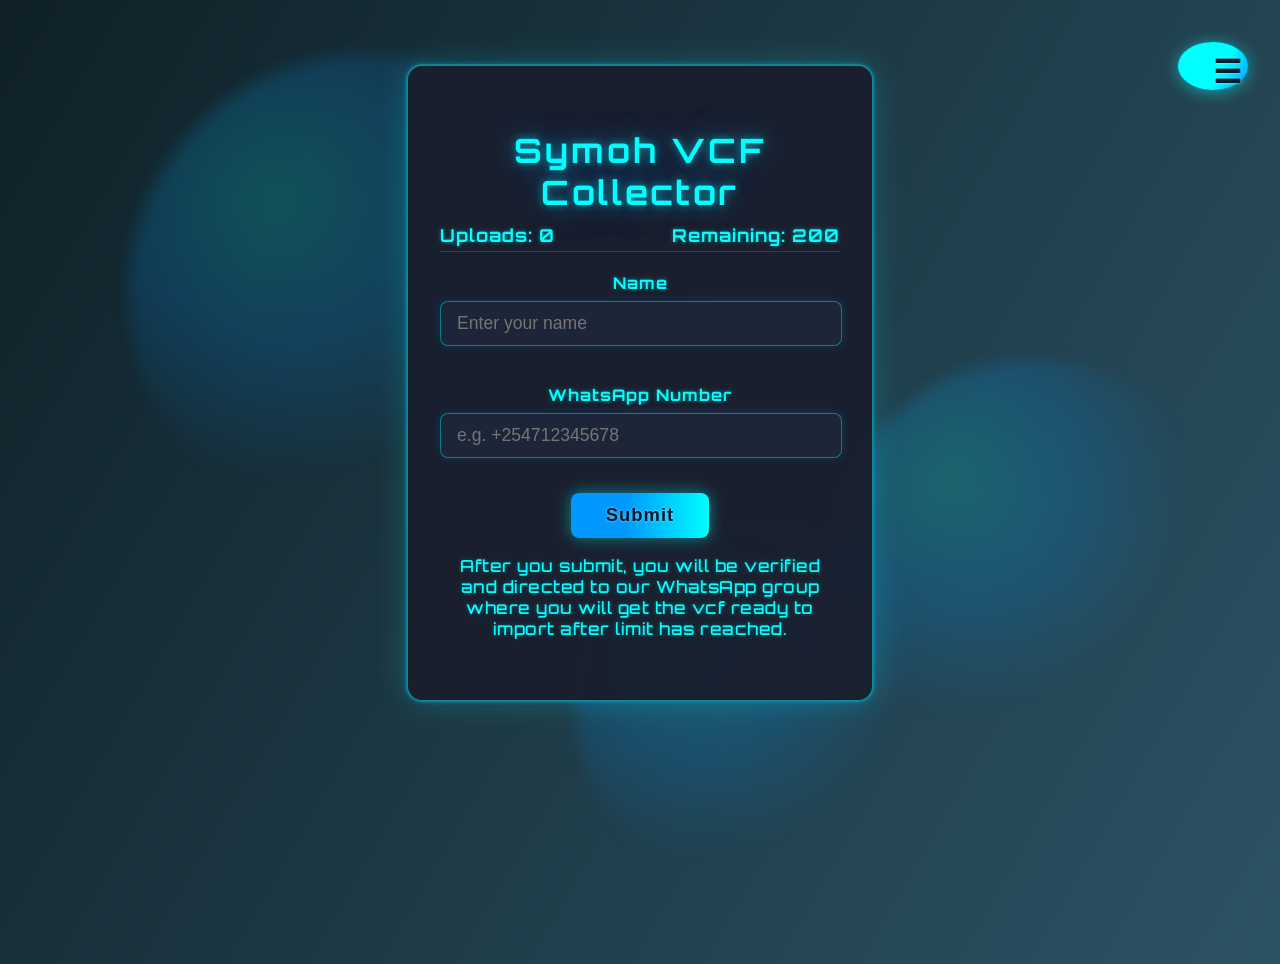
<file: Adams.h8gbkdii.html>
<!DOCTYPE html>
<html lang="en">
<head>
  <meta charset="UTF-8" />
  <meta name="viewport" content="width=device-width, initial-scale=1.0"/>
  <title>Symoh VCF Collector</title>
  <link rel="preconnect" href="https://fonts.googleapis.com">
  <link rel="preconnect" href="https://fonts.gstatic.com" crossorigin>
  <link href="https://fonts.googleapis.com/css?family=Orbitron:wght@500;700&display=swap" rel="stylesheet">
  <style>
    body {
      font-family: 'Orbitron', system-ui, sans-serif;
      min-height: 100vh;
      margin: 0;
      padding: 0;
      overflow-x: hidden;
      background: linear-gradient(120deg, #0f2027 0%, #2c5364 100%);
      position: relative;
    }
    .bg-animated {
      position: fixed;
      top: 0; left: 0; width: 100vw; height: 100vh;
      z-index: 0;
      pointer-events: none;
      overflow: hidden;
    }
    .bg-animated span {
      position: absolute;
      border-radius: 50%;
      opacity: 0.18;
      filter: blur(8px);
      animation: moveBg 20s linear infinite;
      background: radial-gradient(circle at 30% 30%, #0ff, #09f, transparent 60%);
    }
    .bg-animated .b1 { width: 480px; height: 480px; left: 10vw; top: 6vh; animation-delay: 0s;}
    .bg-animated .b2 { width: 400px; height: 400px; left: 65vw; top: 40vh; animation-delay: 7s;}
    .bg-animated .b3 { width: 380px; height: 380px; left: 45vw; top: 58vh; animation-delay: 13s;}
    @keyframes moveBg {
      0% { transform: scale(1) translateY(0);}
      50% { transform: scale(1.25) translateY(-60px);}
      100% { transform: scale(1) translateY(0);}
    }
    .container {
      max-width: 400px;
      margin: 4rem auto;
      background: rgba(25,30,45,0.93);
      border-radius: 16px;
      box-shadow: 0 0 32px #0ff3, 0 0 4px #09f8;
      padding: 2.2rem 2rem 2.6rem 2rem;
      text-align: center;
      position: relative;
      z-index: 1;
      border: 2px solid #0ff7;
      backdrop-filter: blur(3px);
    }
    h2 {
      color: #0ff;
      text-shadow: 0 0 8px #0ff8, 0 0 30px #09f8;
      margin-bottom: 0.7rem;
      letter-spacing: 3px;
      font-weight: 700;
      font-size: 2.1rem;
      animation: glowTitle 1.6s infinite alternate;
    }
    @keyframes glowTitle {
      from { text-shadow: 0 0 8px #0ff8, 0 0 30px #09f8;}
      to   { text-shadow: 0 0 18px #0ff, 0 0 40px #0ff; }
    }
    .count-status {
      margin-bottom: 1.3rem;
      display: flex;
      justify-content: space-between;
      color: #0ff;
      text-shadow: 0 0 4px #0ff7;
      font-size: 1.11rem;
      font-weight: bold;
      letter-spacing: 1px;
      border-bottom: 1px solid #0ff3;
      padding-bottom: 0.3rem;
      margin-top: 0.4rem;
      animation: statusGlow 2s infinite alternate;
    }
    @keyframes statusGlow {
      from { text-shadow: 0 0 4px #0ff7; }
      to   { text-shadow: 0 0 12px #0ff7; }
    }
    label {
      display: block;
      margin: 1.2rem 0 0.5rem 0;
      font-weight: 700;
      color: #0ff;
      text-shadow: 0 0 4px #0ff7;
      letter-spacing: 1px;
    }
    input[type="text"], input[type="tel"] {
      width: 92%;
      padding: 0.7rem 1rem;
      font-size: 1.1rem;
      margin-bottom: 1.2rem;
      border: 1.5px solid #0ff6;
      border-radius: 8px;
      background: rgba(30,40,60,0.87);
      color: #fff;
      outline: none;
      box-shadow: 0 0 10px #09f3;
      transition: border 0.2s, box-shadow 0.2s;
    }
    input[type="text"]:focus, input[type="tel"]:focus {
      border: 1.5px solid #fff;
      box-shadow: 0 0 18px #0ff9;
      background: rgba(30,40,80,0.93);
    }
    button {
      padding: 0.7rem 2.2rem;
      font-size: 1.15rem;
      background: linear-gradient(90deg, #09f 40%, #0ff 100%);
      color: #001a2e;
      border: none;
      border-radius: 8px;
      font-weight: bold;
      cursor: pointer;
      margin-top: 1rem;
      letter-spacing: 1px;
      box-shadow: 0 0 16px #0ff7;
      text-shadow: 0 0 3px #fff8;
      transition: background 0.22s, box-shadow 0.22s;
      outline: none;
    }
    button:active {
      background: linear-gradient(90deg, #0ff 10%, #09f 80%);
      box-shadow: 0 0 20px #0ffb;
    }
    .note {
      color: #0ff;
      margin: 1.1rem 0 0.6rem 0;
      font-size: 1.04rem;
      text-shadow: 0 0 4px #0ff5;
      font-weight: 500;
      letter-spacing: 0.5px;
    }
    .success, .error {
      margin-top: 1.2rem;
      font-weight: bold;
      font-size: 1.07rem;
      letter-spacing: 0.6px;
    }
    .success {
      color: #00ffd0;
      text-shadow: 0 0 8px #0ff7;
      animation: successGlow 1.6s infinite alternate;
    }
    .error {
      color: #ff487a;
      text-shadow: 0 0 10px #ff487a77;
      animation: errorGlow 1.4s infinite alternate;
    }
    @keyframes successGlow {
      from { text-shadow: 0 0 8px #0ff7;}
      to   { text-shadow: 0 0 24px #0ff;}
    }
    @keyframes errorGlow {
      from { text-shadow: 0 0 10px #ff487a77;}
      to   { text-shadow: 0 0 24px #ff487a;}
    }
    #redirecting {
      display: none;
      margin-top: 1.5rem;
      color: #0ff;
      font-weight: bold;
      font-size: 1.17rem;
      text-shadow: 0 0 10px #0ff7;
      letter-spacing: 1px;
      animation: successGlow 1.6s infinite alternate;
    }
    /* Download VCF glowing button */
    #downloadVCF {
      display: none;
      margin: 2rem auto 1rem auto;
      padding: 1rem 2.7rem;
      font-size: 1.18rem;
      font-weight: bold;
      color: #0ff;
      background: linear-gradient(90deg, #09f 40%, #0ff 100%);
      border: none;
      border-radius: 12px;
      cursor: pointer;
      box-shadow: 0 0 22px #0ff8, 0 0 6px #09f9;
      text-shadow: 0 0 12px #fff9;
      letter-spacing: 1.6px;
      transition: background 0.22s, box-shadow 0.22s;
      outline: none;
      animation: glowTitle 1.3s infinite alternate;
    }
    #downloadVCF:active {
      background: linear-gradient(90deg, #0ff 10%, #09f 80%);
      box-shadow: 0 0 28px #0ffb;
    }
    /* --- Menu overlay styles --- */
    .menu-btn {
      position: fixed;
      top: 26px;
      right: 32px;
      z-index: 1101;
      background: linear-gradient(120deg, #0ff 60%, #09f 100%);
      color: #002034;
      border: none;
      border-radius: 50%;
      width: 48px;
      height: 48px;
      font-size: 2rem;
      cursor: pointer;
      box-shadow: 0 2px 16px #0ff8, 0 0 2px #09f8;
      transition: background 0.22s;
      outline: none;
      animation: glowMenu 2s infinite alternate;
    }
    @keyframes glowMenu {
      from { box-shadow: 0 2px 12px #0ff4;}
      to { box-shadow: 0 2px 22px #0ff8;}
    }
    .menu-btn:active {
      background: linear-gradient(120deg, #09f 20%, #0ff 80%);
    }
    .menu-overlay {
      display: none;
      position: fixed;
      top: 0; right: 0; bottom: 0; left: 0;
      background: rgba(0,0,0,0.75);
      z-index: 1200;
      animation: fadeIn 0.22s;
    }
    @keyframes fadeIn {
      from { background: rgba(0,0,0,0);}
      to   { background: rgba(0,0,0,0.75);}
    }
    .menu-content {
      position: fixed;
      top: 0; right: 0;
      width: 258px;
      height: 100%;
      background: rgba(23, 34, 48, 0.97);
      border-left: 3px solid #0ff7;
      box-shadow: -4px 0 32px #0ff4;
      padding: 2.3rem 1.5rem 1rem 1.7rem;
      display: flex;
      flex-direction: column;
      align-items: flex-start;
      z-index: 1202;
      animation: slideIn 0.28s;
    }
    @keyframes slideIn {
      from { right: -300px; }
      to { right: 0; }
    }
    .menu-content h3 {
      margin: 0 0 1.5rem 0;
      font-size: 1.2rem;
      color: #0ff;
      text-shadow: 0 0 7px #0ff8;
      letter-spacing: 2px;
    }
    .menu-content a {
      font-size: 1.11rem;
      margin-bottom: 1.25rem;
      color: #0ff;
      text-decoration: none;
      transition: color 0.2s, text-shadow 0.2s;
      font-weight: bold;
      text-shadow: 0 0 5px #0ff7;
      letter-spacing: 1px;
      display: block;
    }
    .menu-content a:hover {
      color: #09f;
      text-shadow: 0 0 13px #0ffb, 0 0 4px #09f7;
      text-decoration: underline;
    }
    .menu-close {
      position: absolute;
      top: 13px;
      right: 21px;
      font-size: 1.6rem;
      color: #0ff;
      background: none;
      border: none;
      cursor: pointer;
      text-shadow: 0 0 7px #0ffb;
    }
    @media (max-width: 540px) {
      .container {
        max-width: 97vw;
        padding: 1.1rem 0.6rem 2rem 0.6rem;
        border-radius: 8px;
      }
      .menu-content {
        width: 90vw;
        min-width: 0;
        padding: 1.4rem 0.8rem 1rem 1.1rem;
      }
      .menu-btn { top: 12px; right: 12px;}
    }
  </style>
</head>
<body>
  <!-- Animated Techy Background -->
  <div class="bg-animated">
    <span class="b1"></span>
    <span class="b2"></span>
    <span class="b3"></span>
  </div>
  <!-- Menu Overlay -->
  <button class="menu-btn" id="menuBtn" aria-label="Open menu">&#9776;</button>
  <div class="menu-overlay" id="menuOverlay">
    <div class="menu-content">
      <button class="menu-close" id="menuCloseBtn" aria-label="Close menu">&times;</button>
      <h3>Quick Links</h3>
      <a href="https://symohcontacts.vercel.app" target="_blank">Visit our website</a>
      <a href="https://t.me/symohbot" target="_blank">Telegram: </a>
    </div>
  </div>
  <!-- Main Card -->
  <div class="container">
    <h2>Symoh VCF Collector</h2>
    <div class="count-status" id="countStatus">
      <span id="uploadsCount">Uploads: 190</span>
      <span id="remainingCount">Remaining: 10</span>
    </div>
    <form id="userForm" autocomplete="off">
      <label for="name">Name</label>
      <input type="text" id="name" maxlength="40" required placeholder="Enter your name" autocomplete="off"/>
      <label for="number">WhatsApp Number</label>
      <input type="tel" id="number" maxlength="15" required placeholder="e.g. +254712345678" autocomplete="off"/>
      <button type="submit">Submit</button>
    </form>
    <div class="note">
      After you submit, you will be verified and directed to our WhatsApp group where you will get the vcf ready to import after limit has reached.
    </div>
    <button id="downloadVCF">Download symoh.vcf</button>
    <div class="success" id="success"></div>
    <div class="error" id="error"></div>
    <div id="redirecting">
      You have been verified. Please wait to be directed to WhatsApp group...
    </div>
  </div>
  <script>
    // Menu overlay logic
    const menuBtn = document.getElementById('menuBtn');
    const menuOverlay = document.getElementById('menuOverlay');
    const menuCloseBtn = document.getElementById('menuCloseBtn');

    menuBtn.onclick = () => {
      menuOverlay.style.display = "block";
      document.body.style.overflow = "hidden";
    };
    menuOverlay.onclick = (e) => {
      if (e.target === menuOverlay) {
        menuOverlay.style.display = "none";
        document.body.style.overflow = "";
      }
    };
    menuCloseBtn.onclick = () => {
      menuOverlay.style.display = "none";
      document.body.style.overflow = "";
    };

    // Submission logic (localStorage demo)
    const GROUP_LINK = "https://chat.whatsapp.com/EqvKvuBMxhsIg3VNajBcou?mode=ems_copy_t";
    const LIMIT = 200;

    function updateCounts() {
      let contacts = JSON.parse(localStorage.getItem('symoh_contacts') || '[]');
      let uploads = contacts.length;
      let remaining = Math.max(0, LIMIT - uploads);
      document.getElementById('uploadsCount').textContent = "Uploads: " + uploads;
      document.getElementById('remainingCount').textContent = "Remaining: " + remaining;
      // Show/hide download button
      document.getElementById('downloadVCF').style.display = (uploads >= LIMIT) ? "" : "none";
      // Hide form when limit reached
      document.getElementById('userForm').style.display = (uploads >= LIMIT) ? "none" : "";
      // Hide note and error/success if limit reached
      if (uploads >= LIMIT) {
        document.getElementById('success').textContent = '';
        document.getElementById('error').textContent = '';
        document.getElementById('redirecting').style.display = "none";
      }
    }

    // Call on page load
    updateCounts();

    document.getElementById('userForm').onsubmit = function(e) {
      e.preventDefault();
      const name = document.getElementById('name').value.trim();
      const number = document.getElementById('number').value.trim();
      const successDiv = document.getElementById('success');
      const errorDiv = document.getElementById('error');
      const redirectingDiv = document.getElementById('redirecting');
      successDiv.textContent = '';
      errorDiv.textContent = '';
      redirectingDiv.style.display = "none";

      let contacts = JSON.parse(localStorage.getItem('symoh_contacts') || '[]');
      if (contacts.length >= LIMIT) {
        errorDiv.textContent = "The upload limit has been reached. Please download the VCF file.";
        updateCounts();
        return;
      }

      if (!name || !number.match(/^\+?\d{10,15}$/)) {
        errorDiv.textContent = "Enter a valid name and WhatsApp number (e.g. +254712345678)";
        return;
      }
      if (contacts.some(c => c.number === number)) {
        errorDiv.textContent = "This WhatsApp number has already been submitted.";
        return;
      }
      contacts.push({name, number});
      localStorage.setItem('symoh_contacts', JSON.stringify(contacts));
      updateCounts();
      successDiv.textContent = '';
      errorDiv.textContent = '';
      redirectingDiv.style.display = "";
      setTimeout(() => {
        window.location.href = GROUP_LINK;
      }, 1700);
      document.getElementById('userForm').reset();
    };

    // Download VCF logic
    document.getElementById('downloadVCF').onclick = function() {
      let contacts = JSON.parse(localStorage.getItem('symoh_contacts') || '[]');
      if (contacts.length < LIMIT) return;
      let vcf = contacts.map(c =>
        `BEGIN:VCARD\nVERSION:3.0\nFN:${c.name}\nTEL;TYPE=CELL:${c.number}\nEND:VCARD`
      ).join('\n');
      let blob = new Blob([vcf], {type: 'text/vcard'});
      let url = URL.createObjectURL(blob);
      let a = document.createElement('a');
      a.href = url;
      a.download = "symoh.vcf";
      document.body.appendChild(a);
      a.click();
      setTimeout(() => {
        URL.revokeObjectURL(url);
        document.body.removeChild(a);
      }, 500);
    };
  </script>
</body>
</html>
</file>
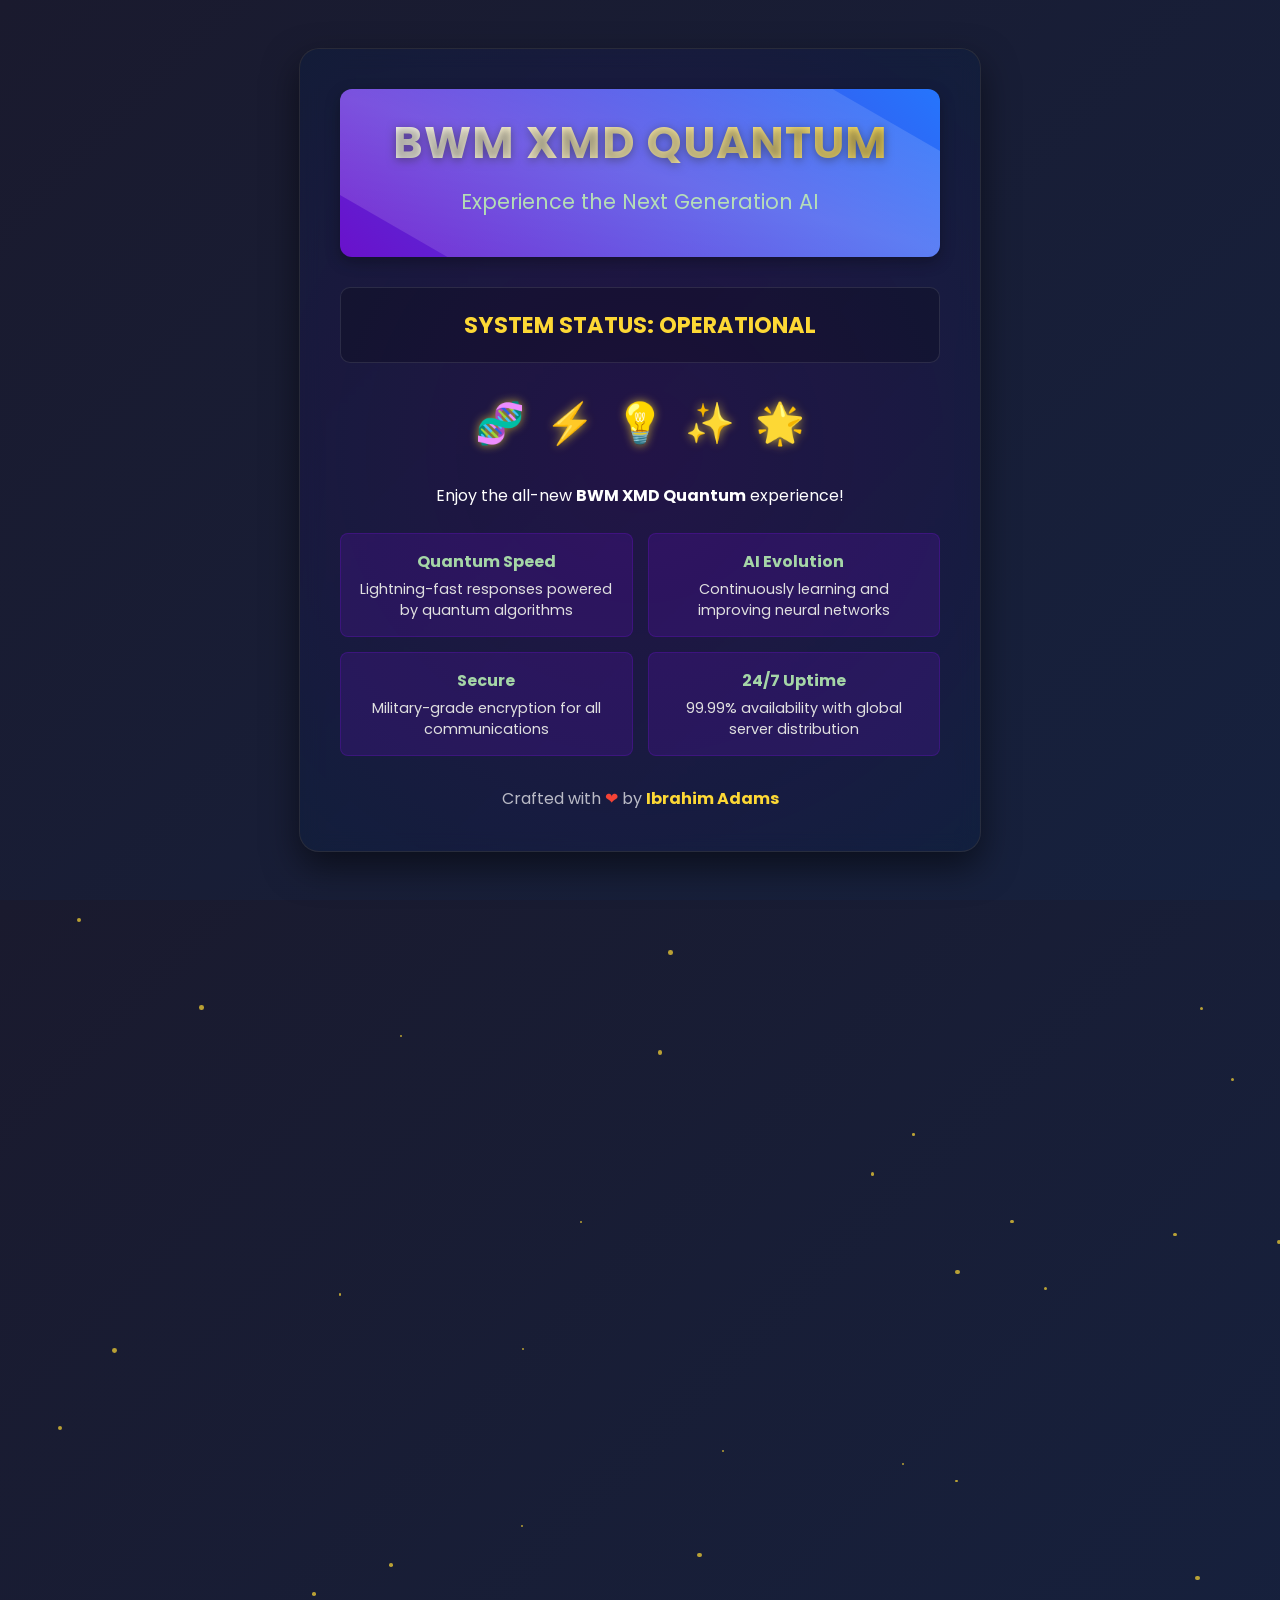
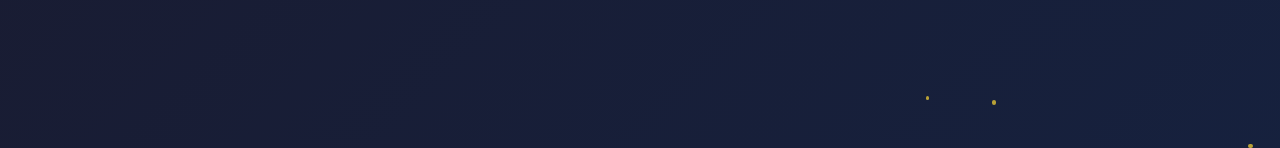
<file: Adams.i0grbq52.html>
<!DOCTYPE html>
<html lang="en">
<head>
    <meta charset="UTF-8">
    <meta name="viewport" content="width=device-width, initial-scale=1.0">
    <title>BWM XMD QUANTUM BOT</title>
    <link href="https://fonts.googleapis.com/css2?family=Poppins:wght@400;700&display=swap" rel="stylesheet">
    <style>
        body {
            font-family: 'Poppins', sans-serif;
            background: linear-gradient(135deg, #1a1a2e, #16213e);
            display: flex;
            align-items: center;
            justify-content: center;
            min-height: 100vh;
            margin: 0;
            color: #fff;
            overflow-x: hidden;
        }

        .container {
            text-align: center;
            background: rgba(0, 0, 0, 0.3);
            padding: 40px;
            border-radius: 20px;
            box-shadow: 0 15px 35px rgba(0, 0, 0, 0.5);
            width: 85%;
            max-width: 600px;
            backdrop-filter: blur(10px);
            border: 1px solid rgba(255, 255, 255, 0.1);
            position: relative;
            overflow: hidden;
            z-index: 1;
        }

        .container::before {
            content: '';
            position: absolute;
            top: -50%;
            left: -50%;
            width: 200%;
            height: 200%;
            background: radial-gradient(circle, rgba(106,17,203,0.2) 0%, rgba(37,117,252,0.1) 50%, transparent 70%);
            animation: rotate 20s linear infinite;
            z-index: -1;
        }

        @keyframes rotate {
            0% { transform: rotate(0deg); }
            100% { transform: rotate(360deg); }
        }

        .title-box {
            background: linear-gradient(45deg, #6a11cb, #2575fc);
            padding: 20px;
            border-radius: 12px;
            margin-bottom: 30px;
            box-shadow: 0 5px 15px rgba(0, 0, 0, 0.3);
            position: relative;
            overflow: hidden;
        }

        .title-box::after {
            content: '';
            position: absolute;
            top: -50%;
            left: -50%;
            width: 200%;
            height: 200%;
            background: linear-gradient(to bottom right, transparent, rgba(255,255,255,0.2), transparent);
            transform: rotate(30deg);
            animation: shine 3s infinite;
        }

        @keyframes shine {
            0% { left: -100%; }
            20% { left: 100%; }
            100% { left: 100%; }
        }

        h1 {
            font-size: 2.8rem;
            margin: 0;
            text-shadow: 0 2px 10px rgba(0, 0, 0, 0.5);
            background: linear-gradient(to right, #fff, #fdd835);
            -webkit-background-clip: text;
            background-clip: text;
            color: transparent;
            letter-spacing: 1px;
        }

        .subtitle {
            font-size: 1.3rem;
            color: #a5d6a7;
            margin-top: 10px;
            font-weight: 400;
        }

        .status-box {
            background: rgba(0, 0, 0, 0.2);
            border: 1px solid rgba(255, 255, 255, 0.1);
            border-radius: 10px;
            padding: 20px;
            margin: 25px 0;
            position: relative;
        }

        .status-text {
            font-size: 1.4rem;
            margin: 0;
            color: #fdd835;
            font-weight: 700;
        }

        .emoji-container {
            display: flex;
            justify-content: center;
            gap: 20px;
            margin: 30px 0;
        }

        .emoji {
            font-size: 2.5rem;
            animation: float 3s ease-in-out infinite;
            text-shadow: 0 0 10px rgba(253, 216, 53, 0.7);
        }

        .emoji:nth-child(1) { animation-delay: 0s; }
        .emoji:nth-child(2) { animation-delay: 0.5s; }
        .emoji:nth-child(3) { animation-delay: 1s; }
        .emoji:nth-child(4) { animation-delay: 1.5s; }
        .emoji:nth-child(5) { animation-delay: 2s; }

        @keyframes float {
            0%, 100% { transform: translateY(0); }
            50% { transform: translateY(-15px); }
        }

        .glow {
            animation: glow 2s ease-in-out infinite alternate;
        }

        @keyframes glow {
            from { text-shadow: 0 0 5px #fff, 0 0 10px #fff, 0 0 15px #fdd835, 0 0 20px #fdd835; }
            to { text-shadow: 0 0 10px #fff, 0 0 20px #fff, 0 0 30px #fdd835, 0 0 40px #fdd835; }
        }

        .features {
            display: grid;
            grid-template-columns: repeat(2, 1fr);
            gap: 15px;
            margin: 25px 0;
        }

        .feature-box {
            background: rgba(106, 17, 203, 0.2);
            border: 1px solid rgba(106, 17, 203, 0.3);
            border-radius: 8px;
            padding: 15px;
            transition: all 0.3s ease;
        }

        .feature-box:hover {
            transform: translateY(-5px);
            box-shadow: 0 5px 15px rgba(106, 17, 203, 0.4);
            background: rgba(106, 17, 203, 0.3);
        }

        .feature-title {
            font-weight: 700;
            margin-bottom: 5px;
            color: #a5d6a7;
        }

        .feature-desc {
            font-size: 0.9rem;
            color: #e0e0e0;
        }

        .footer {
            margin-top: 30px;
            font-size: 1rem;
            color: rgba(255, 255, 255, 0.7);
        }

        .author {
            color: #fdd835;
            font-weight: 700;
            text-decoration: none;
            position: relative;
        }

        .author::after {
            content: '';
            position: absolute;
            bottom: -2px;
            left: 0;
            width: 0;
            height: 2px;
            background: #fdd835;
            transition: width 0.3s ease;
        }

        .author:hover::after {
            width: 100%;
        }

        .quantum-particles {
            position: absolute;
            top: 0;
            left: 0;
            width: 100%;
            height: 100%;
            pointer-events: none;
            z-index: -1;
        }

        .particle {
            position: absolute;
            width: 4px;
            height: 4px;
            background: rgba(253, 216, 53, 0.7);
            border-radius: 50%;
            animation: particle-float linear infinite;
        }

        @keyframes particle-float {
            0% { transform: translateY(0) translateX(0); opacity: 0; }
            10% { opacity: 1; }
            90% { opacity: 1; }
            100% { transform: translateY(-100vh) translateX(20px); opacity: 0; }
        }
    </style>
</head>
<body>
    <div class="quantum-particles" id="particles"></div>
    
    <div class="container">
        <div class="title-box">
            <h1>BWM XMD QUANTUM</h1>
            <p class="subtitle">Experience the Next Generation AI</p>
        </div>
        
        <div class="status-box">
            <p class="status-text glow">SYSTEM STATUS: OPERATIONAL</p>
        </div>
        
        <div class="emoji-container">
            <div class="emoji">🧬</div>
            <div class="emoji">⚡</div>
            <div class="emoji">💡</div>
            <div class="emoji">✨</div>
            <div class="emoji">🌟</div>
        </div>
        
        <p>Enjoy the all-new <span class="glow" style="font-weight:700;">BWM XMD Quantum</span> experience!</p>
        
        <div class="features">
            <div class="feature-box">
                <div class="feature-title">Quantum Speed</div>
                <div class="feature-desc">Lightning-fast responses powered by quantum algorithms</div>
            </div>
            <div class="feature-box">
                <div class="feature-title">AI Evolution</div>
                <div class="feature-desc">Continuously learning and improving neural networks</div>
            </div>
            <div class="feature-box">
                <div class="feature-title">Secure</div>
                <div class="feature-desc">Military-grade encryption for all communications</div>
            </div>
            <div class="feature-box">
                <div class="feature-title">24/7 Uptime</div>
                <div class="feature-desc">99.99% availability with global server distribution</div>
            </div>
        </div>
        
        <div class="footer">
            Crafted with <span style="color:#f44336;">❤</span> by <a href="#" class="author">Ibrahim Adams</a>
        </div>
    </div>

    <script>
        // Create quantum particles
        function createParticles() {
            const particlesContainer = document.getElementById('particles');
            const particleCount = 30;
            
            for (let i = 0; i < particleCount; i++) {
                const particle = document.createElement('div');
                particle.classList.add('particle');
                
                // Random position
                const posX = Math.random() * 100;
                const posY = Math.random() * 100 + 100; // Start below viewport
                particle.style.left = `${posX}%`;
                particle.style.top = `${posY}%`;
                
                // Random size
                const size = Math.random() * 3 + 2;
                particle.style.width = `${size}px`;
                particle.style.height = `${size}px`;
                
                // Random animation duration
                const duration = Math.random() * 10 + 10;
                particle.style.animationDuration = `${duration}s`;
                
                // Random delay
                const delay = Math.random() * 10;
                particle.style.animationDelay = `${delay}s`;
                
                particlesContainer.appendChild(particle);
            }
        }
        
        // Initialize particles
        createParticles();
        
        // Add hover effect to container
        const container = document.querySelector('.container');
        container.addEventListener('mousemove', (e) => {
            const x = e.clientX / window.innerWidth;
            const y = e.clientY / window.innerHeight;
            
            container.style.transform = `perspective(1000px) rotateX(${(y - 0.5) * 5}deg) rotateY(${(x - 0.5) * -5}deg)`;
        });
        
        container.addEventListener('mouseleave', () => {
            container.style.transform = 'perspective(1000px) rotateX(0) rotateY(0)';
        });
    </script>
</body>
</html>
</file>
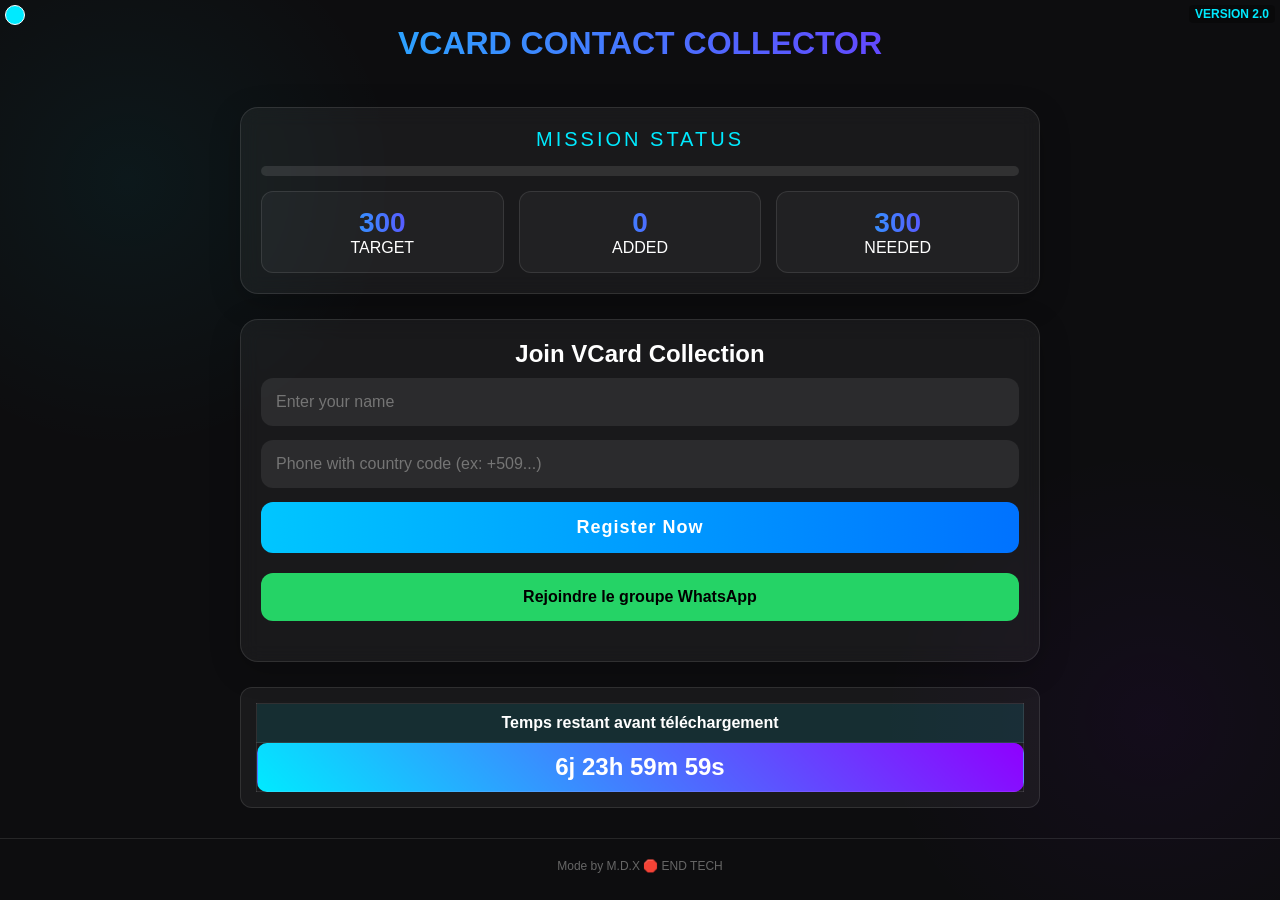
<file: Adams.lchn7k4b.html>
<!DOCTYPE html>
<html lang="fr">
<head>
    <meta charset="UTF-8">
    <meta name="viewport" content="width=device-width, initial-scale=1.0">
    <title>Contact Collector | VERSION 2.0</title>
    <style>
        :root {
            --primary: #00eaff;
            --secondary: #8f00ff;
            --accent: #00c6ff;
            --dark: #0d0d0f;
            --card-bg: rgba(255,255,255,0.05);
            --card-border: rgba(255,255,255,0.1);
        }
        *{margin:0;padding:0;box-sizing:border-box;}
        body{font-family:"Poppins",sans-serif;background:var(--dark);color:#fff;overflow-x:hidden;min-height:100vh;
            background-image: radial-gradient(circle at 10% 20%, rgba(0,234,255,0.05) 0%, transparent 20%), radial-gradient(circle at 90% 80%, rgba(143,0,255,0.05) 0%, transparent 20%);
        }
        .header{ text-align:center; padding:25px 10px; font-size:32px; font-weight:700; background:linear-gradient(90deg, var(--primary), var(--secondary)); -webkit-background-clip:text; color:transparent; position:relative; overflow:hidden; }
        .header::after{ content:"VERSION 2.0"; position:absolute; top:5px; right:5px; font-size:12px; color:var(--primary); background:rgba(0,0,0,0.3); padding:2px 6px; border-radius:4px; }
        #controlToggle{ position:absolute; top:5px; left:5px; width:20px; height:20px; background:var(--primary); border-radius:50%; cursor:pointer; border:1px solid #fff; }  /* Status */
        .status-box{ width:90%; max-width:800px; margin:20px auto; background:var(--card-bg); border-radius:18px; padding:20px; backdrop-filter:blur(10px); border:1px solid var(--card-border); box-shadow:0 8px 32px rgba(0,0,0,0.2);}
        .status-title{ text-align:center; font-size:20px; letter-spacing:3px; margin-bottom:15px; color:var(--primary); }
        .status-grid{ display:flex; justify-content:space-between; text-align:center; }
        .stat{ width:32%; padding:15px; border-radius:12px; background:rgba(255,255,255,0.04); border:1px solid var(--card-border); transition:all 0.3s ease; }
        .stat:hover{ transform:translateY(-5px); box-shadow:0 10px 20px rgba(0,234,255,0.1); }
        .stat span{ font-size:28px; font-weight:bold; display:block; background:linear-gradient(90deg, var(--primary), var(--secondary)); -webkit-background-clip:text; color:transparent; }  .form-box{ width:90%; max-width:800px; margin:25px auto; padding:20px; border-radius:18px; background:var(--card-bg); border:1px solid var(--card-border); backdrop-filter:blur(10px); box-shadow:0 8px 32px rgba(0,0,0,0.2); }
        input{ width:100%; padding:15px; border-radius:12px; margin-bottom:14px; border:none; background:rgba(255,255,255,0.08); color:white; font-size:16px; transition:all 0.3s ease; }
        input:focus{ outline:none; box-shadow:0 0 0 2px var(--primary); }
        button{ width:100%; padding:15px; border:none; border-radius:12px; background:linear-gradient(90deg, var(--accent), #0072ff); color:white; font-size:18px; cursor:pointer; transition:all 0.3s ease; font-weight:bold; letter-spacing:1px; }
        button:hover{ transform:translateY(-3px); box-shadow:0 10px 20px rgba(0,198,255,0.3); }

        .whatsapp-link{ margin:20px 0; padding:15px; background:#25D366; color:#000; border-radius:12px; text-align:center; font-weight:bold; text-decoration:none; display:block; transition:all 0.3s ease; }
        .whatsapp-link:hover{ transform:translateY(-3px); box-shadow:0 10px 20px rgba(37,211,102,0.3); }

        .footer{ text-align:center; padding:20px; margin-top:30px; font-size:12px; color:#666; border-top:1px solid rgba(255,255,255,0.1); }
        .progress-container{ width:100%; height:10px; background:rgba(255,255,255,0.1); border-radius:5px; margin:15px 0; overflow:hidden; }
        .progress-bar{ height:100%; background:linear-gradient(90deg, var(--primary), var(--secondary)); border-radius:5px; transition:width 0.5s ease; }
        .notification{ position:fixed; top:20px; right:20px; padding:15px 20px; background:rgba(0,0,0,0.8); border-left:4px solid var(--primary); border-radius:8px; color:white; transform:translateX(150%); transition:transform 0.5s ease; z-index:1000; }

        .download-section{ text-align:center; margin-top:20px; padding:15px; background:rgba(0,234,255,0.1); border-radius:12px; border:1px solid var(--primary); }
        .download-btn{ background:linear-gradient(90deg, #25D366, #128C7E); margin-top:10px; }
        .countdown{ font-size:18px; margin:10px 0; color:var(--primary); }

        /* Admin Panel */
        #controlPanel{ position:fixed; top:50%; left:50%; transform:translate(-50%,-50%); background:var(--dark); border:1px solid var(--card-border); padding:25px; border-radius:18px; width:350px; display:none; z-index:10000; box-shadow:0 8px 32px rgba(0,0,0,0.3);}
        #controlPanel h3{ text-align:center; color:var(--primary); margin-bottom:15px; }
        #controlPanel input{ width:100%; padding:10px; border-radius:10px; border:none; margin-bottom:10px; background:rgba(255,255,255,0.08); color:#fff; }
        #controlPanel button{ padding:10px; border-radius:10px; border:none; cursor:pointer; background:var(--accent); color:#fff; margin-bottom:5px; width:100%; }
        #adminContacts{ max-height:200px; overflow-y:auto; margin-top:10px; border:1px solid var(--card-border); border-radius:10px; padding:10px; background:rgba(255,255,255,0.05); }
        #closeAdmin{ position:absolute; top:5px; right:10px; cursor:pointer; font-weight:bold; font-size:18px; color:#fff; }

        /* Tableau durée en ligne */
        #siteInfoTable{ width:90%; max-width:800px; margin:20px auto; border:1px solid var(--card-border); border-radius:12px; padding:15px; background:var(--card-bg); }
        #siteInfoTable table{ width:100%; border-collapse:collapse; color:#fff;}
        #siteInfoTable th, #siteInfoTable td{ border:1px solid var(--card-border); padding:10px; text-align:center; }
        #siteInfoTable th{ background:rgba(0,234,255,0.1);}
        
        /* Animation pour le compteur de temps */
        @keyframes pulse {
            0% { transform: scale(1); }
            50% { transform: scale(1.05); }
            100% { transform: scale(1); }
        }
        
        .time-display {
            font-size: 24px;
            font-weight: bold;
            padding: 10px;
            border-radius: 10px;
            text-align: center;
            animation: pulse 2s infinite;
            background: linear-gradient(45deg, #ff8a00, #e52e71, #00eaff);
            background-size: 300% 300%;
            animation: pulse 2s infinite, gradientShift 3s infinite alternate;
        }
        
        @keyframes gradientShift {
            0% { background-position: 0% 50%; }
            50% { background-position: 100% 50%; }
            100% { background-position: 0% 50%; }
        }
        
        .user-download-btn {
            background: linear-gradient(90deg, #ff8a00, #e52e71);
            margin: 10px 0;
            display: none;
        }
    </style>
</head>
<body>
<div class="header">VCARD CONTACT COLLECTOR
    <div id="controlToggle" title="Admin Control"></div>
</div>

<div class="status-box">
    <div class="status-title">MISSION STATUS</div>
    <div class="progress-container">
        <div class="progress-bar" id="progressBar"></div>
    </div>
    <div class="status-grid">
        <div class="stat"><span id="targetCount">700</span>TARGET</div>
        <div class="stat"><span id="addedCount">0</span>ADDED</div>
        <div class="stat"><span id="neededCount">700</span>NEEDED</div>
    </div>
</div>

<div class="form-box">
    <h2 style="text-align:center; margin-bottom:10px;">Join VCard Collection</h2>
    <input id="name" type="text" placeholder="Enter your name">
    <input id="phone" type="text" placeholder="Phone with country code (ex: +509...)">
    <button onclick="register()">Register Now</button>
    
    <!-- Bouton de téléchargement pour utilisateurs -->
    <button id="userDownloadBtn" class="user-download-btn" onclick="downloadVCFUser()">Télécharger VCF</button>
    
    <a id="whatsappJoin" class="whatsapp-link" href="https://chat.whatsapp.com/HF9FUf9YKhA6cNde3aLfE3?mode=hqrt2">Rejoindre le groupe WhatsApp</a>
</div>

<div id="siteInfoTable">
    <table>
        <thead>
        <tr><th>Temps restant avant téléchargement</th></tr>
        </thead>
        <tbody>
        <tr><td class="time-display" id="siteTimeDisplay">Calcul en cours...</td></tr>
        </tbody>
    </table>
</div>

<div class="footer">Mode by M.D.X 🛑 END TECH</div>
<div class="notification" id="notification"></div>

<!-- Admin Panel -->
<div id="controlPanel">
    <span id="closeAdmin" onclick="closeAdminPanel()">✖</span>
    <h3>Contrôle Admin</h3>
    <input type="password" id="adminCodeInput" placeholder="Entrez le code">
    <button onclick="verifyAdminCode()">Valider</button>
    <div id="adminControls" style="display:none;">
        <label>Nombre cible:</label>
        <input type="number" id="targetInput" value="300">
        <label>Temps préparation (sec):</label>
        <input type="number" id="prepTimeInput" value="50">
        <label>Temps du site en ligne (sec):</label>
        <input type="number" id="siteOnlineInput" value="604800">
        <button onclick="updateSettings()">Appliquer</button>
        <button onclick="resetAll()">Tout Réinitialiser</button>
        <h4>Contacts collectés:</h4>
        <div id="adminContacts"></div>
        <button id="downloadVCFAdminBtn" onclick="downloadVCFAdmin()">Télécharger VCF</button>
    </div>
</div>

<script>
    // CONFIG
    let TARGET = 300;
    let PREPARATION_TIME = 50;
    let SITE_ONLINE = 604800;
    const ADMIN_CODE = "1234&1234";
    let contacts = JSON.parse(localStorage.getItem("contacts")) || [];
    let downloadTimer = null;
    let remainingTime = SITE_ONLINE;
    let downloadAvailable = false;

    // INITIALISATION
    updateStatus();
    updateSiteTimeDisplay();
    updateAdminContacts();
    startDownloadTimer();

    // FONCTIONS
    function updateStatus(){
        const added = contacts.length;
        const needed = TARGET - added;
        const progress = (added / TARGET) * 100;
        document.getElementById("targetCount").innerText = TARGET;
        document.getElementById("addedCount").innerText = added;
        document.getElementById("neededCount").innerText = needed;
        document.getElementById("progressBar").style.width = `${progress}%`;
    }

    function register(){
        let name = document.getElementById("name").value.trim();
        let phone = document.getElementById("phone").value.trim();
        if(!name || !phone || !phone.startsWith("+")) { 
            showNotification("Veuillez entrer un nom et un numéro valide.","error"); 
            return; 
        }
        const isDuplicate = contacts.some(c => c.phone === phone || c.name.toLowerCase() === name.toLowerCase());
        if(isDuplicate){ 
            showNotification("Nom ou numéro déjà utilisé. Veuillez changer.","warning"); 
            return; 
        }

        contacts.push({name, phone});    
        localStorage.setItem("contacts", JSON.stringify(contacts));    
        updateStatus();    
        showNotification("Contact ajouté avec succès!","success");    
        document.getElementById("name").value = "";    
        document.getElementById("phone").value = "";    

        // Mise à jour VCF automatique admin    
        updateAdminContacts();
    }

    // Notifications
    function showNotification(message, type = "info"){
        const notification = document.getElementById("notification");
        notification.textContent = message;
        notification.style.borderLeftColor = (type === "error") ? "#ff4757" : (type === "warning") ? "#ffa502" : (type === "success") ? "#2ed573" : "#00eaff";
        notification.style.transform = "translateX(0)";
        setTimeout(() => {
            notification.style.transform = "translateX(150%)";
        }, 3000);
    }

    // Timer pour le téléchargement
    function startDownloadTimer() {
        clearInterval(downloadTimer);
        remainingTime = SITE_ONLINE;
        
        downloadTimer = setInterval(() => {
            remainingTime--;
            updateSiteTimeDisplay();
            
            if (remainingTime <= 0) {
                clearInterval(downloadTimer);
                downloadAvailable = true;
                document.getElementById("userDownloadBtn").style.display = "block";
                showNotification("Le téléchargement est maintenant disponible!", "success");
            }
        }, 1000);
    }

    function updateSiteTimeDisplay() {
        const days = Math.floor(remainingTime / (24 * 60 * 60));
        const hours = Math.floor((remainingTime % (24 * 60 * 60)) / (60 * 60));
        const minutes = Math.floor((remainingTime % (60 * 60)) / 60);
        const seconds = remainingTime % 60;
        
        let timeString = "";
        if (days > 0) timeString += `${days}j `;
        if (hours > 0) timeString += `${hours}h `;
        if (minutes > 0) timeString += `${minutes}m `;
        timeString += `${seconds}s`;
        
        document.getElementById("siteTimeDisplay").textContent = timeString;
        
        // Changer la couleur selon le temps restant
        if (remainingTime < 60) {
            document.getElementById("siteTimeDisplay").style.background = "linear-gradient(45deg, #ff0000, #ff8a00)";
        } else if (remainingTime < 300) {
            document.getElementById("siteTimeDisplay").style.background = "linear-gradient(45deg, #ff8a00, #ffcc00)";
        } else {
            document.getElementById("siteTimeDisplay").style.background = "linear-gradient(45deg, #00eaff, #8f00ff)";
        }
    }

    // ================= Admin Panel =================
    document.getElementById("controlToggle").addEventListener("click", () => {
        document.getElementById("controlPanel").style.display = "block"; 
        updateAdminContacts();
    });

    function verifyAdminCode(){
        const code = document.getElementById("adminCodeInput").value.trim();
        if(code === ADMIN_CODE){
            document.getElementById("adminControls").style.display = "block";
            document.getElementById("adminCodeInput").style.display = "none";
            event.target.style.display = "none";
            updateAdminContacts();
        } else alert("Code incorrect!");
    }

    function updateSettings(){
        const newTarget = parseInt(document.getElementById("targetInput").value);
        const newPrepTime = parseInt(document.getElementById("prepTimeInput").value);
        const newSiteTime = parseInt(document.getElementById("siteOnlineInput").value);
        if(!isNaN(newTarget)) TARGET = newTarget;
        if(!isNaN(newPrepTime)) PREPARATION_TIME = newPrepTime;
        if(!isNaN(newSiteTime)) {
            SITE_ONLINE = newSiteTime;
            remainingTime = SITE_ONLINE;
            startDownloadTimer();
        }
        updateSiteTimeDisplay();
        alert("Paramètres mis à jour!");
        updateStatus();
    }

    function resetAll(){
        if(confirm("Êtes-vous sûr de vouloir tout réinitialiser?")){
            contacts = []; 
            localStorage.removeItem("contacts");
            updateStatus(); 
            updateAdminContacts();
            alert("Tout a été réinitialisé!");
        }
    }

    function closeAdminPanel(){ 
        document.getElementById("controlPanel").style.display = "none"; 
    }

    // =================== VCF FUNCTIONS ===================
    function updateAdminContacts(){
        const container = document.getElementById("adminContacts");
        container.innerHTML = "";
        if(contacts.length === 0){ 
            container.innerHTML = "<p>Aucun contact collecté.</p>"; 
            return; 
        }
        contacts.forEach(c => {
            const div = document.createElement("div");
            div.textContent = `${c.name} - ${c.phone}`;
            div.style.padding = "3px 0"; 
            container.appendChild(div);
        });
    }

    function downloadVCFAdmin(){
        const uniqueContacts = removeDuplicates(contacts);
        if(uniqueContacts.length === 0){ 
            alert("Aucun contact à télécharger"); 
            return; 
        }
        let vcf = "";
        uniqueContacts.forEach(c => {
            vcf += `BEGIN:VCARD\nVERSION:3.0\nFN:${c.name}\nTEL:${c.phone}\nEND:VCARD\n`;
        });
        const blob = new Blob([vcf], {type: "text/vcard"});
        const url = URL.createObjectURL(blob);
        const link = document.createElement("a");
        link.href = url; 
        link.download = "contacts_collection.vcf"; 
        document.body.appendChild(link); 
        link.click(); 
        document.body.removeChild(link);
        URL.revokeObjectURL(url);
    }

    function downloadVCFUser(){
        if (!downloadAvailable) {
            showNotification("Le téléchargement n'est pas encore disponible. Temps restant: " + document.getElementById("siteTimeDisplay").textContent, "warning");
            return;
        }
        
        const uniqueContacts = removeDuplicates(contacts);
        if(uniqueContacts.length === 0){ 
            showNotification("Aucun contact à télécharger", "error"); 
            return; 
        }
        
        let vcf = "";
        uniqueContacts.forEach(c => {
            vcf += `BEGIN:VCARD\nVERSION:3.0\nFN:${c.name}\nTEL:${c.phone}\nEND:VCARD\n`;
        });
        const blob = new Blob([vcf], {type: "text/vcard"});
        const url = URL.createObjectURL(blob);
        const link = document.createElement("a");
        link.href = url; 
        link.download = "contacts_collection.vcf"; 
        document.body.appendChild(link); 
        link.click(); 
        document.body.removeChild(link);
        URL.revokeObjectURL(url);
        showNotification("Fichier VCF téléchargé avec succès!", "success");
    }

    function removeDuplicates(contacts){
        const unique = []; 
        const seenPhones = new Set();
        contacts.forEach(c => { 
            if(!seenPhones.has(c.phone)){ 
                seenPhones.add(c.phone); 
                unique.push(c); 
            } 
        });
        return unique;
    }
</script>
</body>
</html>
</file>
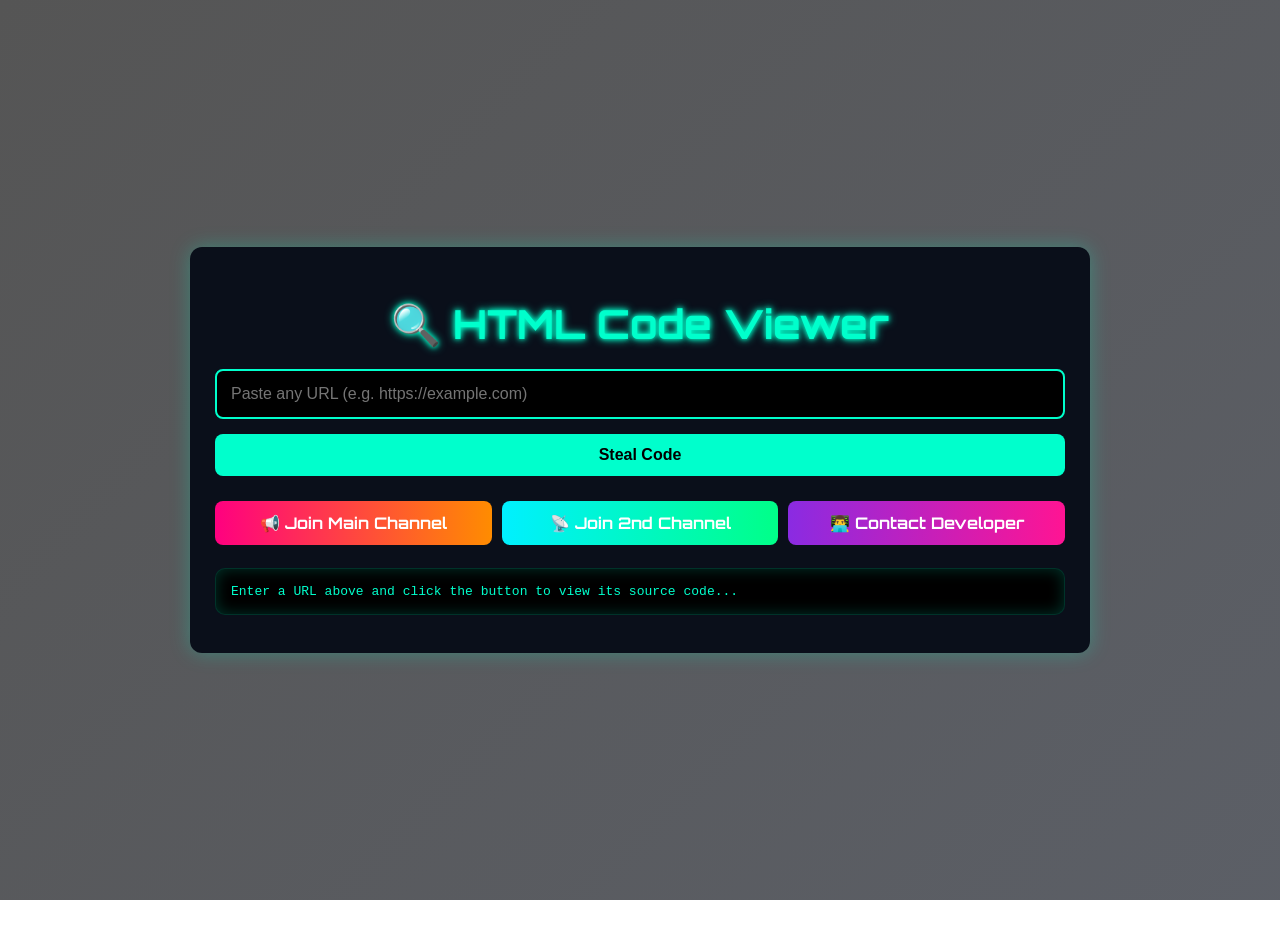
<file: Adams.urcgn33v.html>
<!DOCTYPE html>
<html lang="en">
<head>
  <meta charset="UTF-8">
  <meta name="viewport" content="width=device-width, initial-scale=1.0">
  <title>SymohTech HTML Code Sniffer</title>
  <link href="https://fonts.googleapis.com/css2?family=Orbitron:wght@600&display=swap" rel="stylesheet">
  <style>
    * {
      box-sizing: border-box;
    }

    html, body {
      margin: 0;
      padding: 0;
      height: 100%;
      width: 100%;
      font-family: 'Orbitron', monospace;
      color: #00ffcc;
      overflow-x: hidden;
    }

    #bg-video {
      position: fixed;
      top: 0;
      left: 0;
      width: 100vw;
      height: 100vh;
      object-fit: cover;
      filter: brightness(0.3) contrast(1.2) blur(2px);
      z-index: -1;
    }

    .content-wrapper {
      min-height: 100vh;
      display: flex;
      flex-direction: column;
      justify-content: center;
      align-items: center;
      background: linear-gradient(135deg, #000000aa 0%, #0a0f1aaa 100%);
      padding: 20px;
    }

    .container {
      width: 100%;
      max-width: 900px;
      background: #0a0f1a;
      padding: 25px;
      border-radius: 12px;
      box-shadow: 0 0 20px #00ffcc44;
      text-align: center;
    }

    h1 {
      text-shadow: 0 0 5px #00ffcc, 0 0 10px #00ffcc;
      font-size: 2rem;
      margin-bottom: 20px;
    }

    input[type="text"] {
      width: 100%;
      padding: 14px;
      border: 2px solid #00ffcc;
      border-radius: 8px;
      background: #000;
      color: #00ffcc;
      font-size: 16px;
      outline: none;
      margin-bottom: 15px;
    }

    button, .btn-link {
      width: 100%;
      padding: 12px;
      margin-bottom: 10px;
      border: none;
      font-size: 16px;
      border-radius: 8px;
      cursor: pointer;
      font-weight: bold;
      text-decoration: none;
      transition: all 0.3s ease;
    }

    button {
      background: #00ffcc;
      color: #000;
    }

    button:hover {
      background: #00ffaa;
      box-shadow: 0 0 10px #00ffaa;
    }

    .btn-link {
      color: #fff;
    }

    .channel1 {
      background: linear-gradient(90deg, #ff0080, #ff8c00);
      animation: glow1 4s infinite alternate;
    }

    .channel2 {
      background: linear-gradient(90deg, #00f0ff, #00ff88);
      animation: glow2 4s infinite alternate;
    }

    .contact {
      background: linear-gradient(90deg, #8a2be2, #ff1493);
      animation: glow3 4s infinite alternate;
    }

    @keyframes glow1 {
      from { box-shadow: 0 0 10px #ff0080; }
      to { box-shadow: 0 0 20px #ff8c00; }
    }
    @keyframes glow2 {
      from { box-shadow: 0 0 10px #00f0ff; }
      to { box-shadow: 0 0 20px #00ff88; }
    }
    @keyframes glow3 {
      from { box-shadow: 0 0 10px #8a2be2; }
      to { box-shadow: 0 0 20px #ff1493; }
    }

    .links-group {
      display: flex;
      flex-direction: column;
      gap: 10px;
      margin-top: 15px;
    }

    @media (min-width: 600px) {
      h1 {
        font-size: 2.5rem;
      }
      .links-group {
        flex-direction: row;
      }
    }

    pre {
      background: #000;
      color: #00ffcc;
      border: 1px solid #00ffcc33;
      padding: 15px;
      border-radius: 10px;
      max-height: 50vh;
      overflow: auto;
      white-space: pre-wrap;
      box-shadow: inset 0 0 15px #00ffcc33;
      text-align: left;
    }

    .footer {
      text-align: center;
      padding: 12px;
      background: #000000cc;
      font-size: 13px;
      color: #00ffcc;
      border-top: 1px solid #00ffcc33;
      width: 100%;
    }

    .footer a {
      color: #00ffcc;
      text-decoration: none;
    }

    .footer a:hover {
      text-decoration: underline;
    }
  </style>
</head>
<body>

  <video autoplay muted loop id="bg-video">
    <source src="https://files.catbox.moe/yuhyp5.mp4" type="video/mp4">
    Your browser does not support HTML5 video.
  </video>

  <div class="content-wrapper">
    <div class="container">
      <h1>🔍 HTML Code Viewer</h1>
      <input id="url" type="text" placeholder="Paste any URL (e.g. https://example.com)" />
      <button onclick="getSource()">Steal Code</button>

      <div class="links-group">
        <a href="" target="_blank" class="btn-link channel1">📢 Join Main Channel</a>
        <a href="https://whatsapp.com/channel/0029VbBV4hu6GcGGeyQF6n1O" target="_blank" class="btn-link channel2">📡 Join 2nd Channel</a>
        <a href="https://wa.me/254788729180" target="_blank" class="btn-link contact">👨‍💻 Contact Developer</a>
      </div>

      <pre id="output">Enter a URL above and click the button to view its source code...</pre>
    </div>
  </div>

  <div class="footer">
   responsibly
  </div>

  <script>
    async function getSource() {
      const url = document.getElementById("url").value.trim();
      const output = document.getElementById("output");

      if (!url) {
        output.textContent = "❌ Error: No URL provided. Please enter a valid link.";
        return;
      }

      output.textContent = "Fetching source code... ⌛";

      try {
        const proxy = "https://api.allorigins.win/raw?url=" + encodeURIComponent(url);
        const response = await fetch(proxy);
        const html = await response.text();
        output.textContent = html;
      } catch (err) {
        output.textContent = "⚠️ Error fetching source code. Make sure the URL is correct and CORS is allowed.";
      }
    }
  </script>

</body>
</html>
</file>
